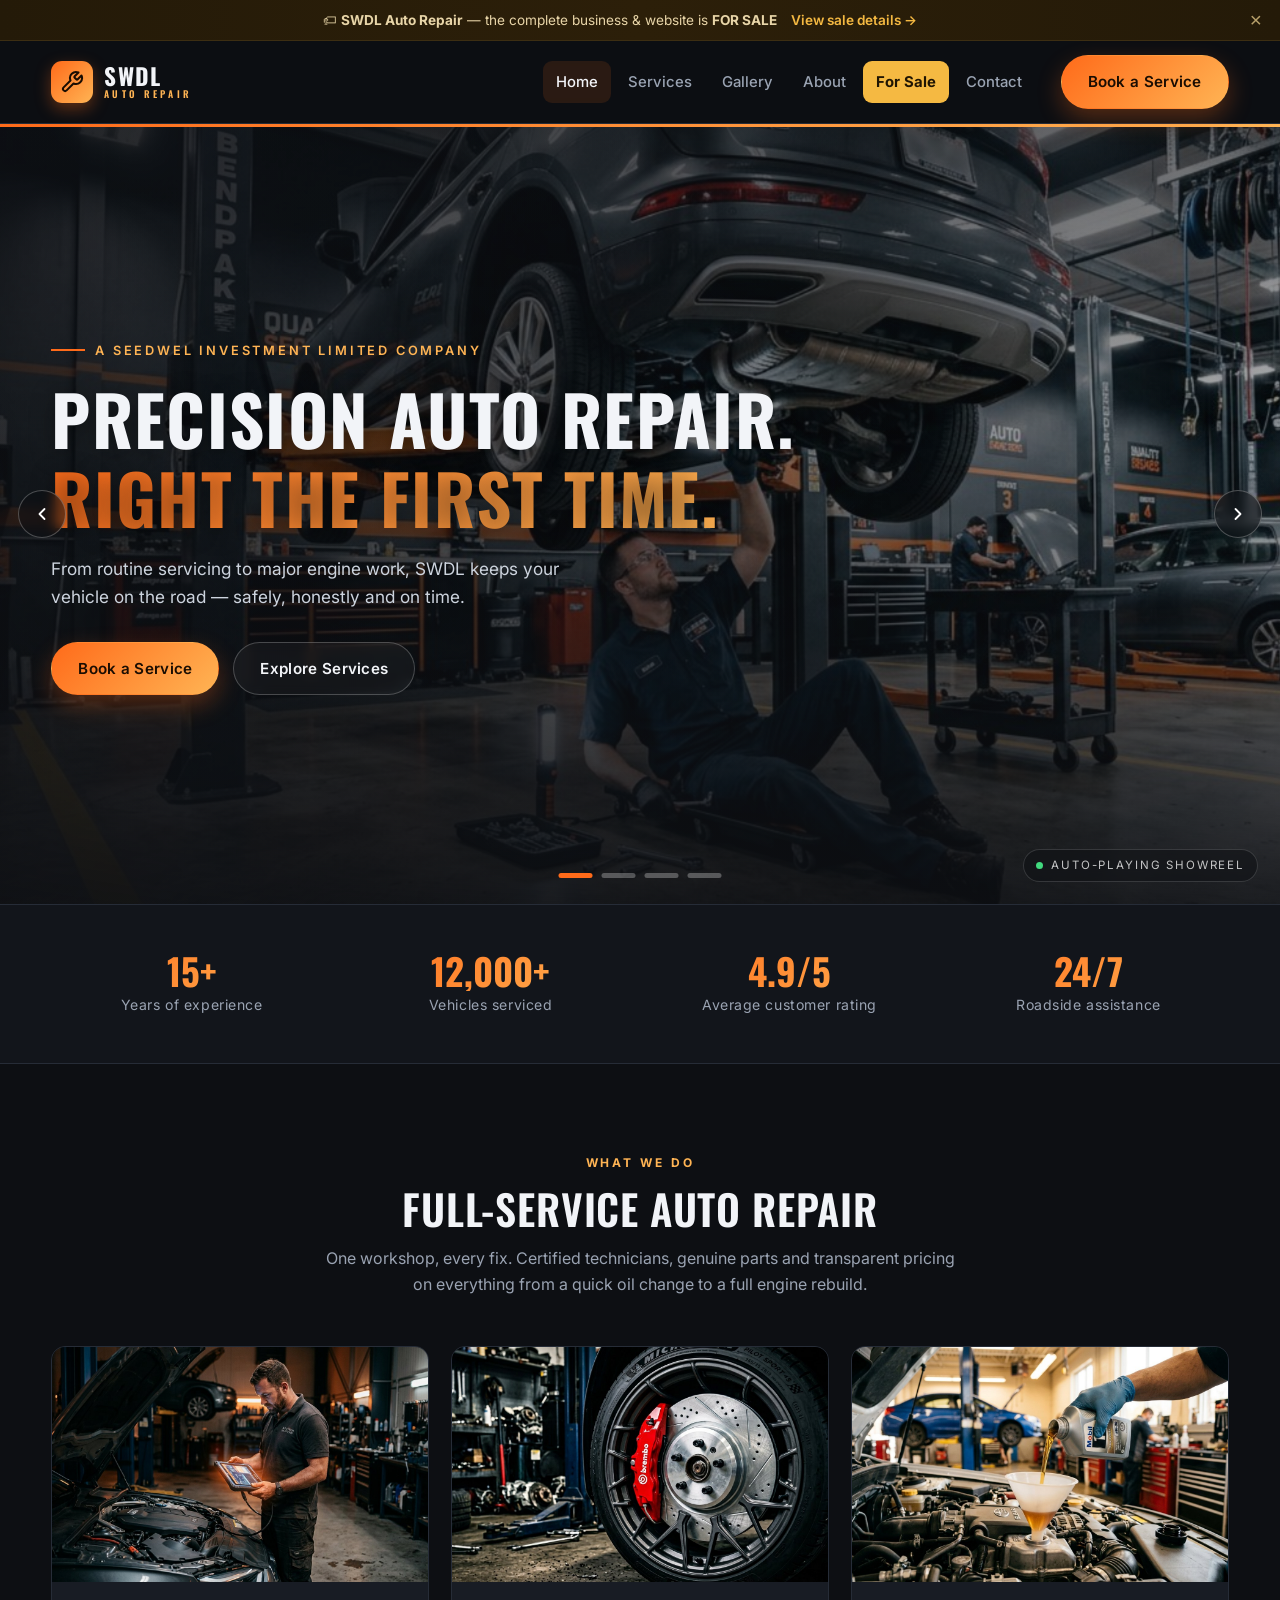
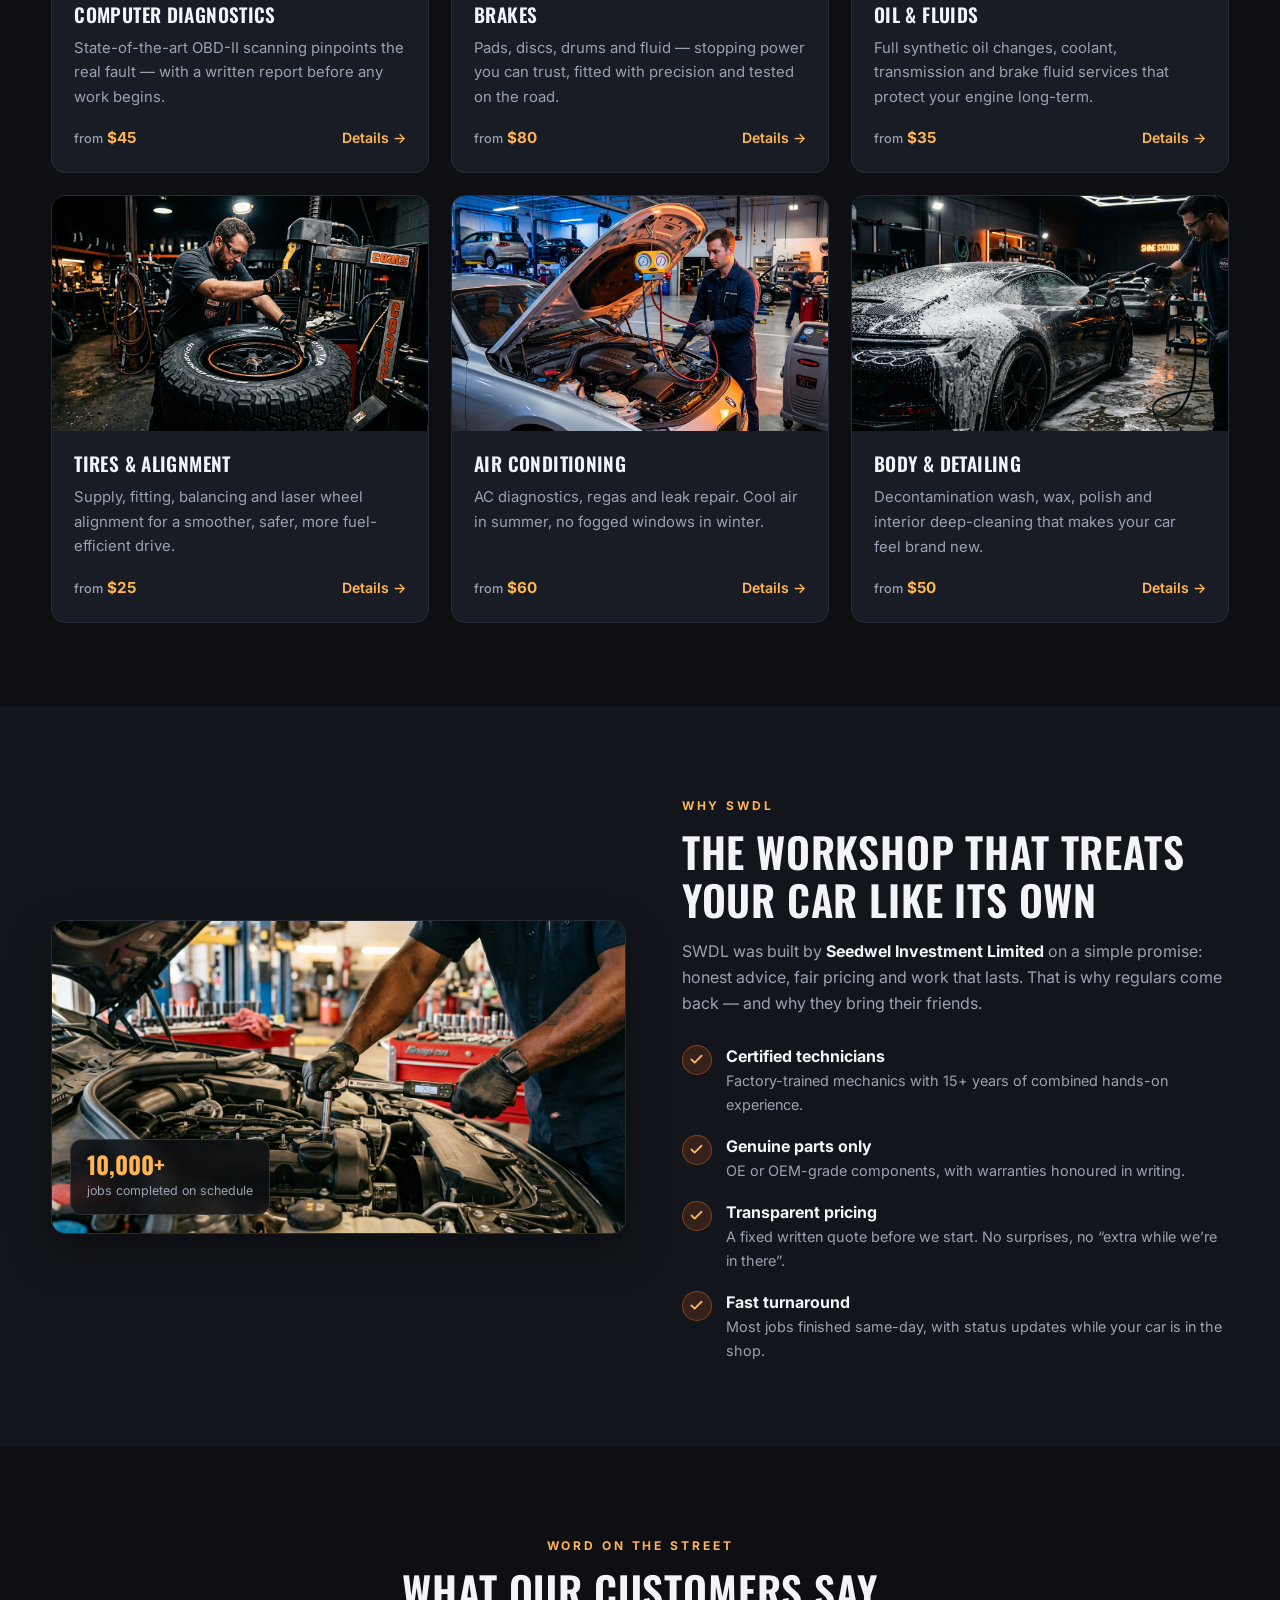
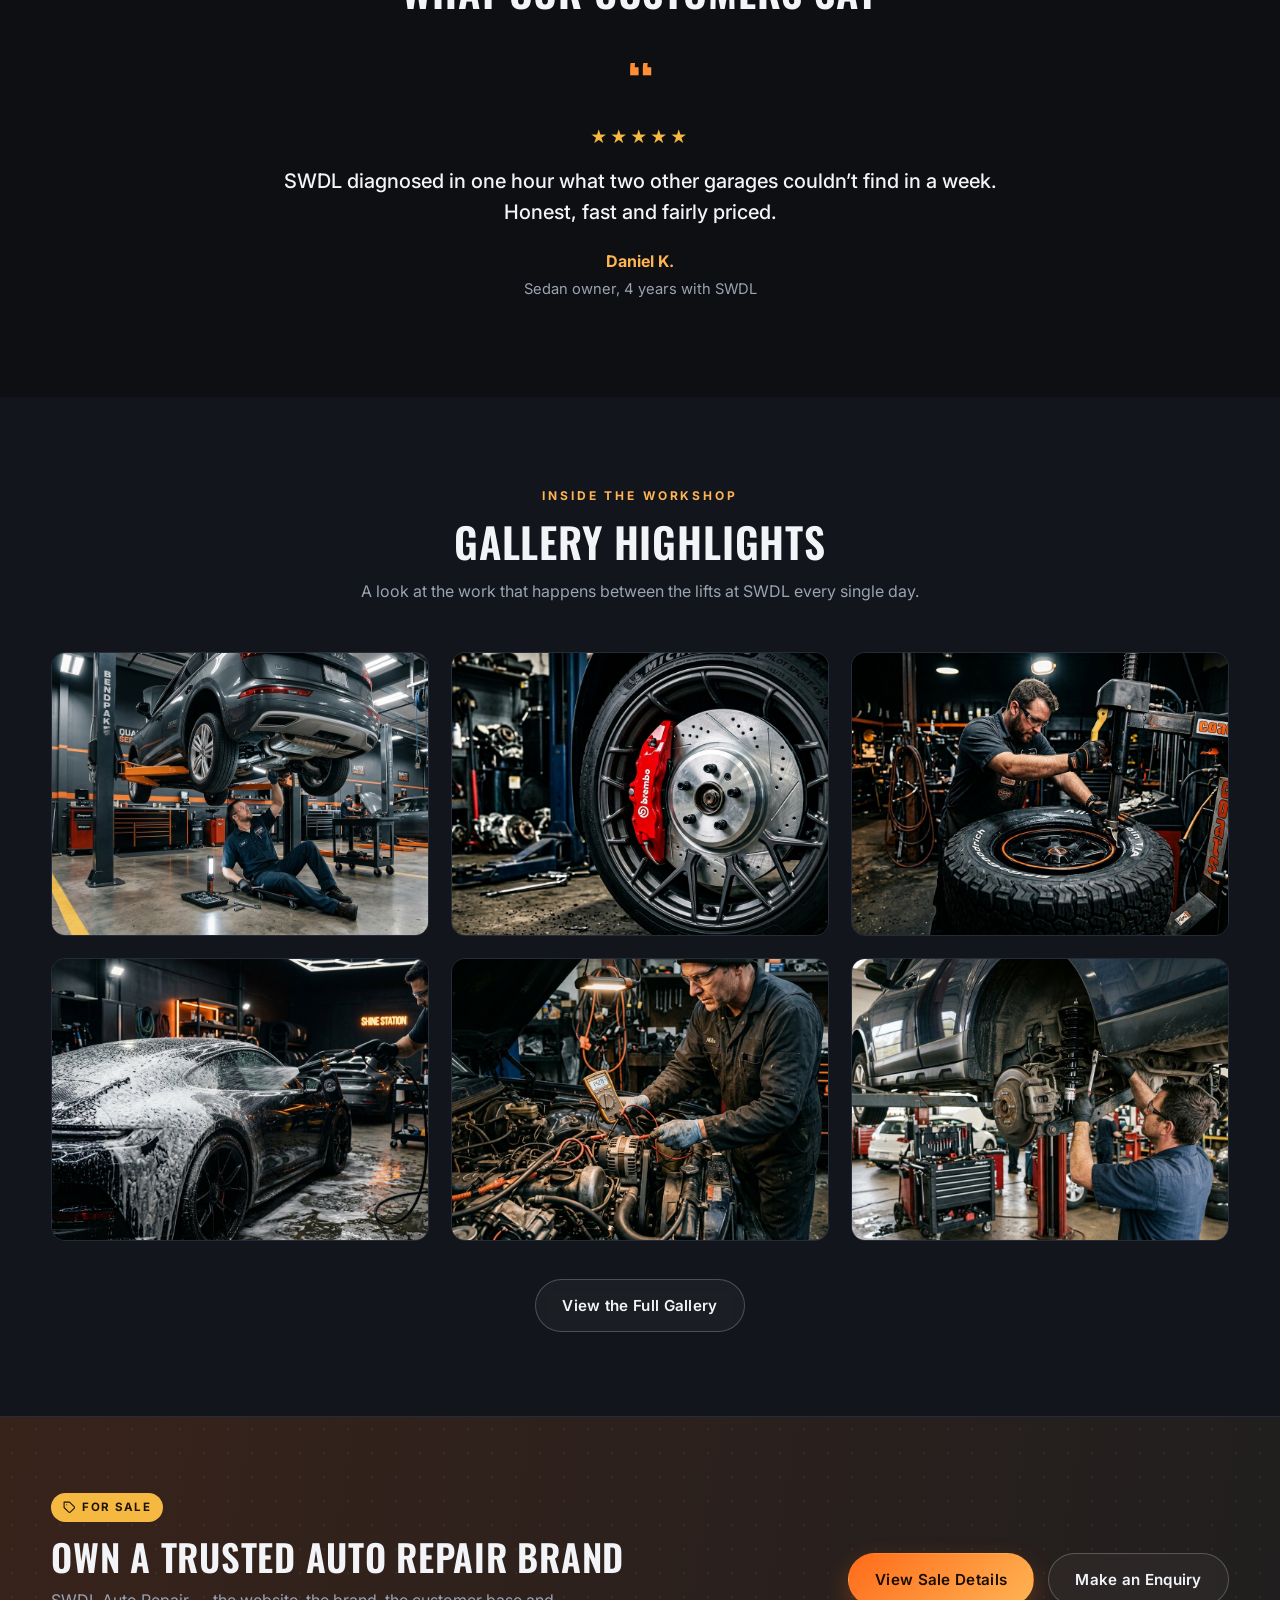
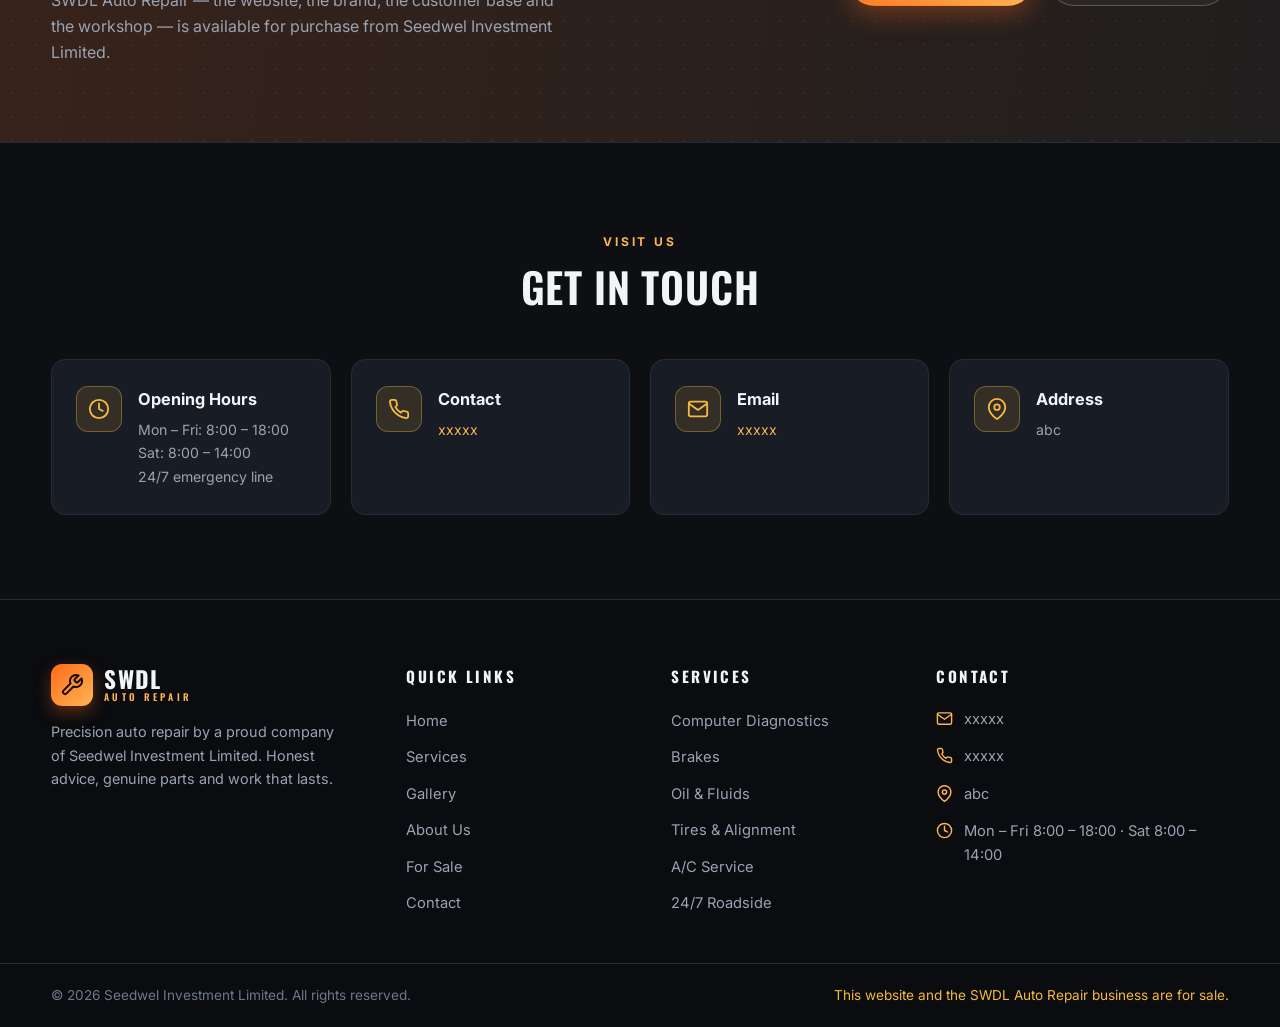
<file: index.html>
<!DOCTYPE html>
<html lang="en">
<head>
  <meta charset="UTF-8">
  <meta name="viewport" content="width=device-width, initial-scale=1.0">
  <title>SWDL Auto Repair — Precision Auto Care | For Sale | Seedwel Investment Limited</title>
  <meta name="description" content="SWDL Auto Repair (Seedwel Investment Limited) — trusted auto repair: computer diagnostics, brakes, oil & fluids, tires, A/C and detailing. The SWDL business and website is now FOR SALE.">
  <link rel="icon" href="data:image/svg+xml,%3Csvg xmlns='http://www.w3.org/2000/svg' viewBox='0 0 64 64'%3E%3Crect width='64' height='64' rx='14' fill='%23ff6b1a'/%3E%3Cpath d='M32 12l17 10v20L32 52 15 42V22z' fill='none' stroke='white' stroke-width='5' stroke-linejoin='round'/%3E%3Ccircle cx='32' cy='32' r='6' fill='white'/%3E%3C/svg%3E">
  <link rel="preconnect" href="https://fonts.googleapis.com">
  <link rel="preconnect" href="https://fonts.gstatic.com" crossorigin>
  <link href="https://fonts.googleapis.com/css2?family=Inter:wght@400;500;600;700&family=Oswald:wght@500;600;700&display=swap" rel="stylesheet">
  <link rel="stylesheet" href="css/style.css">
</head>
<body>

  <!-- FOR SALE announcement -->
  <div class="announce" id="announceBar">
    <div class="container announce-inner">
      <span>🏷 <strong>SWDL Auto Repair</strong> — the complete business &amp; website is <strong>FOR&nbsp;SALE</strong></span>
      <a href="for-sale.html">View sale details →</a>
      <button class="announce-close" aria-label="Dismiss announcement">&times;</button>
    </div>
  </div>

  <!-- Header -->
  <header class="site-header">
    <div class="container header-inner">
      <a class="brand" href="index.html" aria-label="SWDL Auto Repair home">
        <span class="brand-mark">
          <svg viewBox="0 0 24 24" fill="none" stroke="currentColor" stroke-width="2" stroke-linecap="round" stroke-linejoin="round" aria-hidden="true">
            <path d="M14.7 6.3a1 1 0 0 0 0 1.4l1.6 1.6a1 1 0 0 0 1.4 0l3.77-3.77a6 6 0 0 1-7.94 7.94l-6.91 6.91a2.12 2.12 0 0 1-3-3l6.91-6.91a6 6 0 0 1 7.94-7.94l-3.76 3.76z"/>
          </svg>
        </span>
        <span class="brand-text">SWDL<small>AUTO&nbsp;REPAIR</small></span>
      </a>
      <nav class="main-nav" id="mainNav" aria-label="Main navigation">
        <a href="index.html" class="active" aria-current="page">Home</a>
        <a href="services.html">Services</a>
        <a href="gallery.html">Gallery</a>
        <a href="about.html">About</a>
        <a href="for-sale.html" class="nav-for-sale">For Sale</a>
        <a href="contact.html">Contact</a>
      </nav>
      <a class="btn btn-primary header-cta" href="contact.html">Book a Service</a>
      <button class="nav-toggle" id="navToggle" aria-label="Toggle menu" aria-expanded="false"><span></span><span></span><span></span></button>
    </div>
  </header>

  <main>
    <!-- Auto-playing hero slideshow -->
    <section class="hero" data-slideshow="5500" aria-label="Featured auto repair services">
      <div class="hero-progress" data-slideshow-progress></div>

      <div class="hero-slide active">
        <img src="images/hero-workshop.jpg" alt="Mechanic working under a car on a hydraulic lift at the SWDL workshop">
        <div class="hero-overlay"></div>
      </div>
      <div class="hero-slide">
        <img src="images/hero-diagnostic.jpg" alt="Technician running a computer diagnostic scan on a car">
        <div class="hero-overlay"></div>
      </div>
      <div class="hero-slide">
        <img src="images/hero-tires.jpg" alt="Mechanic fitting a new tire on a tire changer">
        <div class="hero-overlay"></div>
      </div>
      <div class="hero-slide">
        <img src="images/hero-engine.jpg" alt="Mechanic servicing an engine bay with a torque wrench">
        <div class="hero-overlay"></div>
      </div>

      <div class="hero-content">
        <div class="container">
          <span class="hero-eyebrow">A Seedwel Investment Limited Company</span>
          <h1>Precision Auto Repair. <span class="accent">Right the First Time.</span></h1>
          <p class="lead">From routine servicing to major engine work, SWDL keeps your vehicle on the road — safely, honestly and on time.</p>
          <div class="hero-actions">
            <a class="btn btn-primary" href="contact.html">Book a Service</a>
            <a class="btn btn-ghost" href="services.html">Explore Services</a>
          </div>
        </div>
      </div>

      <button class="hero-arrow prev" data-slideshow-prev aria-label="Previous slide">
        <svg viewBox="0 0 24 24" fill="none" stroke="currentColor" stroke-width="2.2" stroke-linecap="round" stroke-linejoin="round"><polyline points="15 18 9 12 15 6"/></svg>
      </button>
      <button class="hero-arrow next" data-slideshow-next aria-label="Next slide">
        <svg viewBox="0 0 24 24" fill="none" stroke="currentColor" stroke-width="2.2" stroke-linecap="round" stroke-linejoin="round"><polyline points="9 18 15 12 9 6"/></svg>
      </button>
      <div class="hero-dots" data-slideshow-dots role="tablist" aria-label="Slideshow controls"></div>
      <span class="hero-live"><span class="dot"></span> Auto-playing showreel</span>
    </section>

    <!-- Stats -->
    <section class="stats" aria-label="SWDL by the numbers">
      <div class="container stats-grid">
        <div class="stat reveal"><b>15+</b><span>Years of experience</span></div>
        <div class="stat reveal"><b>12,000+</b><span>Vehicles serviced</span></div>
        <div class="stat reveal"><b>4.9/5</b><span>Average customer rating</span></div>
        <div class="stat reveal"><b>24/7</b><span>Roadside assistance</span></div>
      </div>
    </section>

    <!-- Services -->
    <section class="section">
      <div class="container">
        <div class="section-head center reveal">
          <span class="eyebrow">What we do</span>
          <h2>Full-Service Auto Repair</h2>
          <p>One workshop, every fix. Certified technicians, genuine parts and transparent pricing on everything from a quick oil change to a full engine rebuild.</p>
        </div>
        <div class="grid-3">
          <article class="card reveal">
            <a class="card-img" href="services.html"><img src="images/hero-diagnostic.jpg" alt="Computer diagnostics in progress" loading="lazy"></a>
            <div class="card-body">
              <h3>Computer Diagnostics</h3>
              <p>State-of-the-art OBD-II scanning pinpoints the real fault — with a written report before any work begins.</p>
              <div class="card-meta"><span class="price"><small>from</small> $45</span><a class="card-link" href="services.html">Details →</a></div>
            </div>
          </article>
          <article class="card reveal">
            <a class="card-img" href="services.html"><img src="images/gallery-brakes.jpg" alt="New brake disc and caliper" loading="lazy"></a>
            <div class="card-body">
              <h3>Brakes</h3>
              <p>Pads, discs, drums and fluid — stopping power you can trust, fitted with precision and tested on the road.</p>
              <div class="card-meta"><span class="price"><small>from</small> $80</span><a class="card-link" href="services.html">Details →</a></div>
            </div>
          </article>
          <article class="card reveal">
            <a class="card-img" href="services.html"><img src="images/gallery-oil.jpg" alt="Fresh oil poured into the engine" loading="lazy"></a>
            <div class="card-body">
              <h3>Oil &amp; Fluids</h3>
              <p>Full synthetic oil changes, coolant, transmission and brake fluid services that protect your engine long-term.</p>
              <div class="card-meta"><span class="price"><small>from</small> $35</span><a class="card-link" href="services.html">Details →</a></div>
            </div>
          </article>
          <article class="card reveal">
            <a class="card-img" href="services.html"><img src="images/hero-tires.jpg" alt="New tire being mounted on a wheel" loading="lazy"></a>
            <div class="card-body">
              <h3>Tires &amp; Alignment</h3>
              <p>Supply, fitting, balancing and laser wheel alignment for a smoother, safer, more fuel-efficient drive.</p>
              <div class="card-meta"><span class="price"><small>from</small> $25</span><a class="card-link" href="services.html">Details →</a></div>
            </div>
          </article>
          <article class="card reveal">
            <a class="card-img" href="services.html"><img src="images/gallery-ac.jpg" alt="Air conditioning service with pressure gauges" loading="lazy"></a>
            <div class="card-body">
              <h3>Air Conditioning</h3>
              <p>AC diagnostics, regas and leak repair. Cool air in summer, no fogged windows in winter.</p>
              <div class="card-meta"><span class="price"><small>from</small> $60</span><a class="card-link" href="services.html">Details →</a></div>
            </div>
          </article>
          <article class="card reveal">
            <a class="card-img" href="services.html"><img src="images/gallery-detailing.jpg" alt="Car being foamed during detailing" loading="lazy"></a>
            <div class="card-body">
              <h3>Body &amp; Detailing</h3>
              <p>Decontamination wash, wax, polish and interior deep-cleaning that makes your car feel brand new.</p>
              <div class="card-meta"><span class="price"><small>from</small> $50</span><a class="card-link" href="services.html">Details →</a></div>
            </div>
          </article>
        </div>
      </div>
    </section>

    <!-- Why SWDL -->
    <section class="section tint">
      <div class="container split">
        <div class="split-media reveal">
          <img src="images/hero-engine.jpg" alt="Close-up of engine service at SWDL" loading="lazy">
          <div class="badge-float">
            <div><b>10,000+</b><span>jobs completed on schedule</span></div>
          </div>
        </div>
        <div class="reveal">
          <span class="eyebrow">Why SWDL</span>
          <h2 style="font-size:clamp(1.8rem,3.4vw,2.6rem);text-transform:uppercase;margin-bottom:14px;">The Workshop That Treats Your Car Like Its Own</h2>
          <p style="color:var(--muted);">SWDL was built by <strong style="color:var(--text);">Seedwel Investment Limited</strong> on a simple promise: honest advice, fair pricing and work that lasts. That is why regulars come back — and why they bring their friends.</p>
          <ul class="check-list">
            <li>
              <span class="tick"><svg viewBox="0 0 24 24" fill="none" stroke="currentColor" stroke-width="3" stroke-linecap="round" stroke-linejoin="round"><polyline points="20 6 9 17 4 12"/></svg></span>
              <div><b>Certified technicians</b><p>Factory-trained mechanics with 15+ years of combined hands-on experience.</p></div>
            </li>
            <li>
              <span class="tick"><svg viewBox="0 0 24 24" fill="none" stroke="currentColor" stroke-width="3" stroke-linecap="round" stroke-linejoin="round"><polyline points="20 6 9 17 4 12"/></svg></span>
              <div><b>Genuine parts only</b><p>OE or OEM-grade components, with warranties honoured in writing.</p></div>
            </li>
            <li>
              <span class="tick"><svg viewBox="0 0 24 24" fill="none" stroke="currentColor" stroke-width="3" stroke-linecap="round" stroke-linejoin="round"><polyline points="20 6 9 17 4 12"/></svg></span>
              <div><b>Transparent pricing</b><p>A fixed written quote before we start. No surprises, no “extra while we’re in there”.</p></div>
            </li>
            <li>
              <span class="tick"><svg viewBox="0 0 24 24" fill="none" stroke="currentColor" stroke-width="3" stroke-linecap="round" stroke-linejoin="round"><polyline points="20 6 9 17 4 12"/></svg></span>
              <div><b>Fast turnaround</b><p>Most jobs finished same-day, with status updates while your car is in the shop.</p></div>
            </li>
          </ul>
        </div>
      </div>
    </section>

    <!-- Testimonials (auto-playing) -->
    <section class="section">
      <div class="container">
        <div class="section-head center reveal">
          <span class="eyebrow">Word on the street</span>
          <h2>What Our Customers Say</h2>
        </div>
        <div class="t-slider reveal" data-tslider="6000" aria-label="Customer testimonials (auto-rotating)">
          <div class="t-slide active">
            <span class="quote-mark">“</span>
            <div class="t-stars">★★★★★</div>
            <blockquote>SWDL diagnosed in one hour what two other garages couldn’t find in a week. Honest, fast and fairly priced.</blockquote>
            <cite><b>Daniel K.</b>Sedan owner, 4 years with SWDL</cite>
          </div>
          <div class="t-slide">
            <span class="quote-mark">“</span>
            <div class="t-stars">★★★★★</div>
            <blockquote>Honest pricing, straight advice, and they finished ahead of schedule. They are my go-to garage now.</blockquote>
            <cite><b>Amina S.</b>SUV owner</cite>
          </div>
          <div class="t-slide">
            <span class="quote-mark">“</span>
            <div class="t-stars">★★★★★</div>
            <blockquote>They treat my business van like it’s their own. Uptime matters to us, and SWDL never lets us down.</blockquote>
            <cite><b>City Express Logistics</b>Fleet account</cite>
          </div>
          <div class="t-slide">
            <span class="quote-mark">“</span>
            <div class="t-stars">★★★★★</div>
            <blockquote>Clean shop, friendly technicians, and my car feels brand new again. Worth every cent.</blockquote>
            <cite><b>Robert M.</b>Family car owner</cite>
          </div>
        </div>
      </div>
    </section>

    <!-- Gallery preview -->
    <section class="section tint">
      <div class="container">
        <div class="section-head center reveal">
          <span class="eyebrow">Inside the workshop</span>
          <h2>Gallery Highlights</h2>
          <p>A look at the work that happens between the lifts at SWDL every single day.</p>
        </div>
        <div class="grid-3">
          <div class="g-item reveal" data-cat="maintenance" data-title="The SWDL workshop floor"><img src="images/hero-workshop.jpg" alt="The SWDL workshop floor" loading="lazy"><span class="g-cap">The SWDL workshop floor</span><span class="g-zoom"><svg viewBox="0 0 24 24" fill="none" stroke="currentColor" stroke-width="2" stroke-linecap="round" stroke-linejoin="round"><circle cx="11" cy="11" r="8"/><line x1="21" y1="21" x2="16.65" y2="16.65"/><line x1="11" y1="8" x2="11" y2="14"/><line x1="8" y1="11" x2="14" y2="11"/></svg></span></div>
          <div class="g-item reveal" data-cat="maintenance" data-title="Fresh brake discs fitted"><img src="images/gallery-brakes.jpg" alt="Fresh brake discs fitted" loading="lazy"><span class="g-cap">Fresh brake discs fitted</span><span class="g-zoom"><svg viewBox="0 0 24 24" fill="none" stroke="currentColor" stroke-width="2" stroke-linecap="round" stroke-linejoin="round"><circle cx="11" cy="11" r="8"/><line x1="21" y1="21" x2="16.65" y2="16.65"/><line x1="11" y1="8" x2="11" y2="14"/><line x1="8" y1="11" x2="14" y2="11"/></svg></span></div>
          <div class="g-item reveal" data-cat="maintenance" data-title="New tires, balanced and aligned"><img src="images/hero-tires.jpg" alt="New tires being fitted" loading="lazy"><span class="g-cap">New tires, balanced and aligned</span><span class="g-zoom"><svg viewBox="0 0 24 24" fill="none" stroke="currentColor" stroke-width="2" stroke-linecap="round" stroke-linejoin="round"><circle cx="11" cy="11" r="8"/><line x1="21" y1="21" x2="16.65" y2="16.65"/><line x1="11" y1="8" x2="11" y2="14"/><line x1="8" y1="11" x2="14" y2="11"/></svg></span></div>
          <div class="g-item reveal" data-cat="detailing" data-title="Foam wash and full detail"><img src="images/gallery-detailing.jpg" alt="Foam wash and detailing" loading="lazy"><span class="g-cap">Foam wash and full detail</span><span class="g-zoom"><svg viewBox="0 0 24 24" fill="none" stroke="currentColor" stroke-width="2" stroke-linecap="round" stroke-linejoin="round"><circle cx="11" cy="11" r="8"/><line x1="21" y1="21" x2="16.65" y2="16.65"/><line x1="11" y1="8" x2="11" y2="14"/><line x1="8" y1="11" x2="14" y2="11"/></svg></span></div>
          <div class="g-item reveal" data-cat="diagnostics" data-title="Electrical troubleshooting"><img src="images/gallery-electrical.jpg" alt="Electrical troubleshooting with a multimeter" loading="lazy"><span class="g-cap">Electrical troubleshooting</span><span class="g-zoom"><svg viewBox="0 0 24 24" fill="none" stroke="currentColor" stroke-width="2" stroke-linecap="round" stroke-linejoin="round"><circle cx="11" cy="11" r="8"/><line x1="21" y1="21" x2="16.65" y2="16.65"/><line x1="11" y1="8" x2="11" y2="14"/><line x1="8" y1="11" x2="14" y2="11"/></svg></span></div>
          <div class="g-item reveal" data-cat="maintenance" data-title="Suspension work on the lift"><img src="images/gallery-suspension.jpg" alt="Suspension work on the lift" loading="lazy"><span class="g-cap">Suspension work on the lift</span><span class="g-zoom"><svg viewBox="0 0 24 24" fill="none" stroke="currentColor" stroke-width="2" stroke-linecap="round" stroke-linejoin="round"><circle cx="11" cy="11" r="8"/><line x1="21" y1="21" x2="16.65" y2="16.65"/><line x1="11" y1="8" x2="11" y2="14"/><line x1="8" y1="11" x2="14" y2="11"/></svg></span></div>
        </div>
        <div style="text-align:center;margin-top:38px;" class="reveal">
          <a class="btn btn-ghost" href="gallery.html">View the Full Gallery</a>
        </div>
      </div>
    </section>

    <!-- For sale CTA -->
    <section class="cta-band">
      <div class="container cta-inner">
        <div class="reveal">
          <span class="sale-pill" style="margin-bottom:14px;">
            <svg viewBox="0 0 24 24" fill="none" stroke="currentColor" stroke-width="2" stroke-linecap="round" stroke-linejoin="round"><path d="M20.59 13.41l-7.17 7.17a2 2 0 0 1-2.83 0L2 12V2h10l8.59 8.59a2 2 0 0 1 0 2.83z"/><line x1="7" y1="7" x2="7.01" y2="7"/></svg>
            For Sale
          </span>
          <h2>Own a Trusted Auto Repair Brand</h2>
          <p>SWDL Auto Repair — the website, the brand, the customer base and the workshop — is available for purchase from Seedwel Investment Limited.</p>
        </div>
        <div style="display:flex;gap:14px;flex-wrap:wrap;" class="reveal">
          <a class="btn btn-primary" href="for-sale.html">View Sale Details</a>
          <a class="btn btn-ghost" href="contact.html">Make an Enquiry</a>
        </div>
      </div>
    </section>

    <!-- Contact strip -->
    <section class="section">
      <div class="container">
        <div class="section-head center reveal">
          <span class="eyebrow">Visit us</span>
          <h2>Get in Touch</h2>
        </div>
        <div class="grid-4">
          <div class="inc-card reveal">
            <span class="icon-chip"><svg viewBox="0 0 24 24" fill="none" stroke="currentColor" stroke-width="2" stroke-linecap="round" stroke-linejoin="round"><circle cx="12" cy="12" r="10"/><polyline points="12 6 12 12 16 14"/></svg></span>
            <div><b>Opening Hours</b><p>Mon – Fri: 8:00 – 18:00<br>Sat: 8:00 – 14:00<br>24/7 emergency line</p></div>
          </div>
          <div class="inc-card reveal">
            <span class="icon-chip"><svg viewBox="0 0 24 24" fill="none" stroke="currentColor" stroke-width="2" stroke-linecap="round" stroke-linejoin="round"><path d="M22 16.92v3a2 2 0 0 1-2.18 2 19.79 19.79 0 0 1-8.63-3.07 19.5 19.5 0 0 1-6-6 19.79 19.79 0 0 1-3.07-8.67A2 2 0 0 1 4.11 2h3a2 2 0 0 1 2 1.72 12.84 12.84 0 0 0 .7 2.81 2 2 0 0 1-.45 2.11L8.09 9.91a16 16 0 0 0 6 6l1.27-1.27a2 2 0 0 1 2.11-.45 12.84 12.84 0 0 0 2.81.7A2 2 0 0 1 22 16.92z"/></svg></span>
            <div><b>Contact</b><p><a href="tel:xxxxx">xxxxx</a></p></div>
          </div>
          <div class="inc-card reveal">
            <span class="icon-chip"><svg viewBox="0 0 24 24" fill="none" stroke="currentColor" stroke-width="2" stroke-linecap="round" stroke-linejoin="round"><path d="M4 4h16c1.1 0 2 .9 2 2v12c0 1.1-.9 2-2 2H4c-1.1 0-2-.9-2-2V6c0-1.1.9-2 2-2z"/><polyline points="22,6 12,13 2,6"/></svg></span>
            <div><b>Email</b><p><a href="mailto:xxxxx">xxxxx</a></p></div>
          </div>
          <div class="inc-card reveal">
            <span class="icon-chip"><svg viewBox="0 0 24 24" fill="none" stroke="currentColor" stroke-width="2" stroke-linecap="round" stroke-linejoin="round"><path d="M21 10c0 7-9 13-9 13s-9-6-9-13a9 9 0 0 1 18 0z"/><circle cx="12" cy="10" r="3"/></svg></span>
            <div><b>Address</b><p>abc</p></div>
          </div>
        </div>
      </div>
    </section>
  </main>

  <!-- Footer -->
  <footer class="site-footer">
    <div class="container footer-grid">
      <div class="footer-brand">
        <a class="brand" href="index.html">
          <span class="brand-mark">
            <svg viewBox="0 0 24 24" fill="none" stroke="currentColor" stroke-width="2" stroke-linecap="round" stroke-linejoin="round" aria-hidden="true"><path d="M14.7 6.3a1 1 0 0 0 0 1.4l1.6 1.6a1 1 0 0 0 1.4 0l3.77-3.77a6 6 0 0 1-7.94 7.94l-6.91 6.91a2.12 2.12 0 0 1-3-3l6.91-6.91a6 6 0 0 1 7.94-7.94l-3.76 3.76z"/></svg>
          </span>
          <span class="brand-text">SWDL<small>AUTO&nbsp;REPAIR</small></span>
        </a>
        <p>Precision auto repair by a proud company of Seedwel Investment Limited. Honest advice, genuine parts and work that lasts.</p>
      </div>
      <div>
        <h5>Quick Links</h5>
        <ul class="footer-links">
          <li><a href="index.html">Home</a></li>
          <li><a href="services.html">Services</a></li>
          <li><a href="gallery.html">Gallery</a></li>
          <li><a href="about.html">About Us</a></li>
          <li><a href="for-sale.html">For Sale</a></li>
          <li><a href="contact.html">Contact</a></li>
        </ul>
      </div>
      <div>
        <h5>Services</h5>
        <ul class="footer-links">
          <li><a href="services.html">Computer Diagnostics</a></li>
          <li><a href="services.html">Brakes</a></li>
          <li><a href="services.html">Oil &amp; Fluids</a></li>
          <li><a href="services.html">Tires &amp; Alignment</a></li>
          <li><a href="services.html">A/C Service</a></li>
          <li><a href="services.html">24/7 Roadside</a></li>
        </ul>
      </div>
      <div>
        <h5>Contact</h5>
        <ul class="footer-contact">
          <li><svg viewBox="0 0 24 24" fill="none" stroke="currentColor" stroke-width="2" stroke-linecap="round" stroke-linejoin="round"><path d="M4 4h16c1.1 0 2 .9 2 2v12c0 1.1-.9 2-2 2H4c-1.1 0-2-.9-2-2V6c0-1.1.9-2 2-2z"/><polyline points="22,6 12,13 2,6"/></svg><a href="mailto:xxxxx">xxxxx</a></li>
          <li><svg viewBox="0 0 24 24" fill="none" stroke="currentColor" stroke-width="2" stroke-linecap="round" stroke-linejoin="round"><path d="M22 16.92v3a2 2 0 0 1-2.18 2 19.79 19.79 0 0 1-8.63-3.07 19.5 19.5 0 0 1-6-6 19.79 19.79 0 0 1-3.07-8.67A2 2 0 0 1 4.11 2h3a2 2 0 0 1 2 1.72 12.84 12.84 0 0 0 .7 2.81 2 2 0 0 1-.45 2.11L8.09 9.91a16 16 0 0 0 6 6l1.27-1.27a2 2 0 0 1 2.11-.45 12.84 12.84 0 0 0 2.81.7A2 2 0 0 1 22 16.92z"/></svg><a href="tel:xxxxx">xxxxx</a></li>
          <li><svg viewBox="0 0 24 24" fill="none" stroke="currentColor" stroke-width="2" stroke-linecap="round" stroke-linejoin="round"><path d="M21 10c0 7-9 13-9 13s-9-6-9-13a9 9 0 0 1 18 0z"/><circle cx="12" cy="10" r="3"/></svg><span>abc</span></li>
          <li><svg viewBox="0 0 24 24" fill="none" stroke="currentColor" stroke-width="2" stroke-linecap="round" stroke-linejoin="round"><circle cx="12" cy="12" r="10"/><polyline points="12 6 12 12 16 14"/></svg><span>Mon – Fri 8:00 – 18:00 · Sat 8:00 – 14:00</span></li>
        </ul>
      </div>
    </div>
    <div class="footer-bottom">
      <div class="container">
        <p>© <span id="year">2026</span> Seedwel Investment Limited. All rights reserved.</p>
        <p class="sale-note">This website and the SWDL Auto Repair business are for sale.</p>
      </div>
    </div>
  </footer>

  <button class="to-top" id="toTop" aria-label="Back to top">
    <svg viewBox="0 0 24 24" fill="none" stroke="currentColor" stroke-width="2.4" stroke-linecap="round" stroke-linejoin="round"><line x1="12" y1="19" x2="12" y2="5"/><polyline points="5 12 12 5 19 12"/></svg>
  </button>

  <script src="js/main.js"></script>
</body>
</html>
</file>
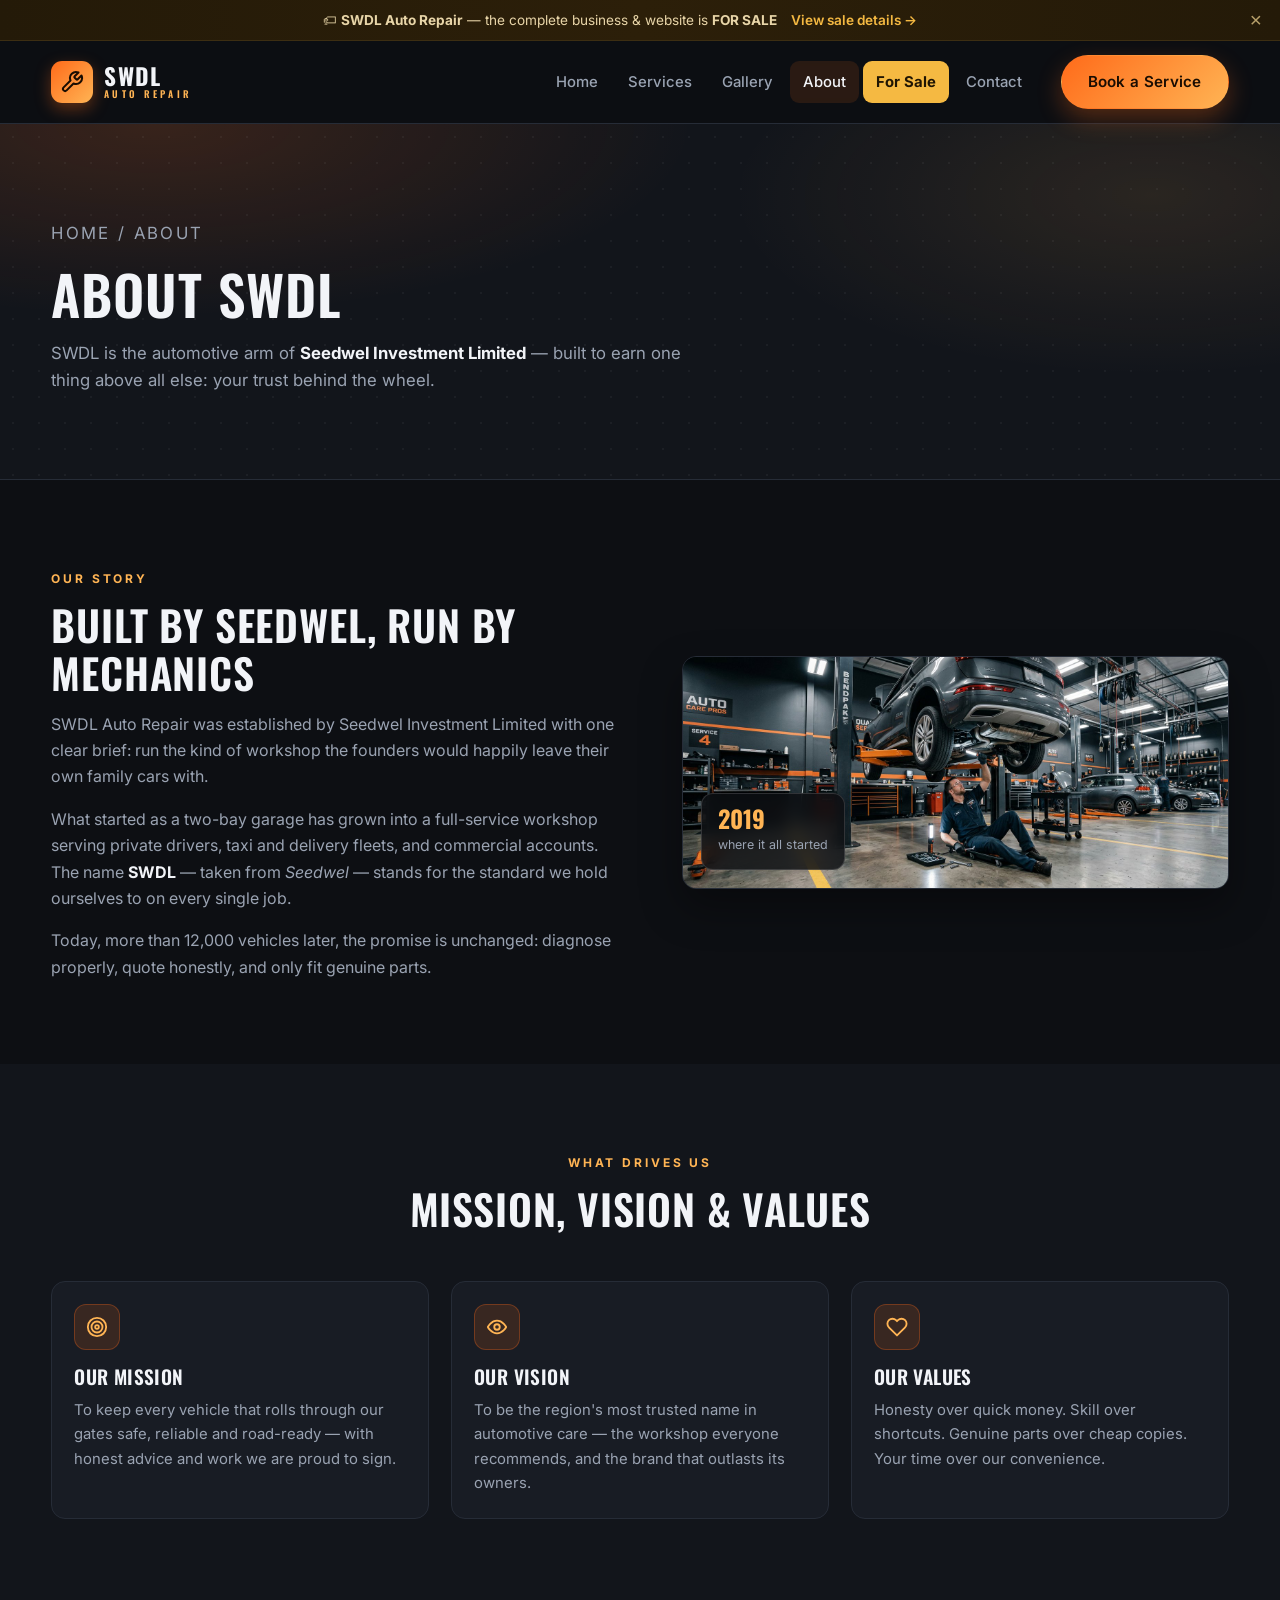
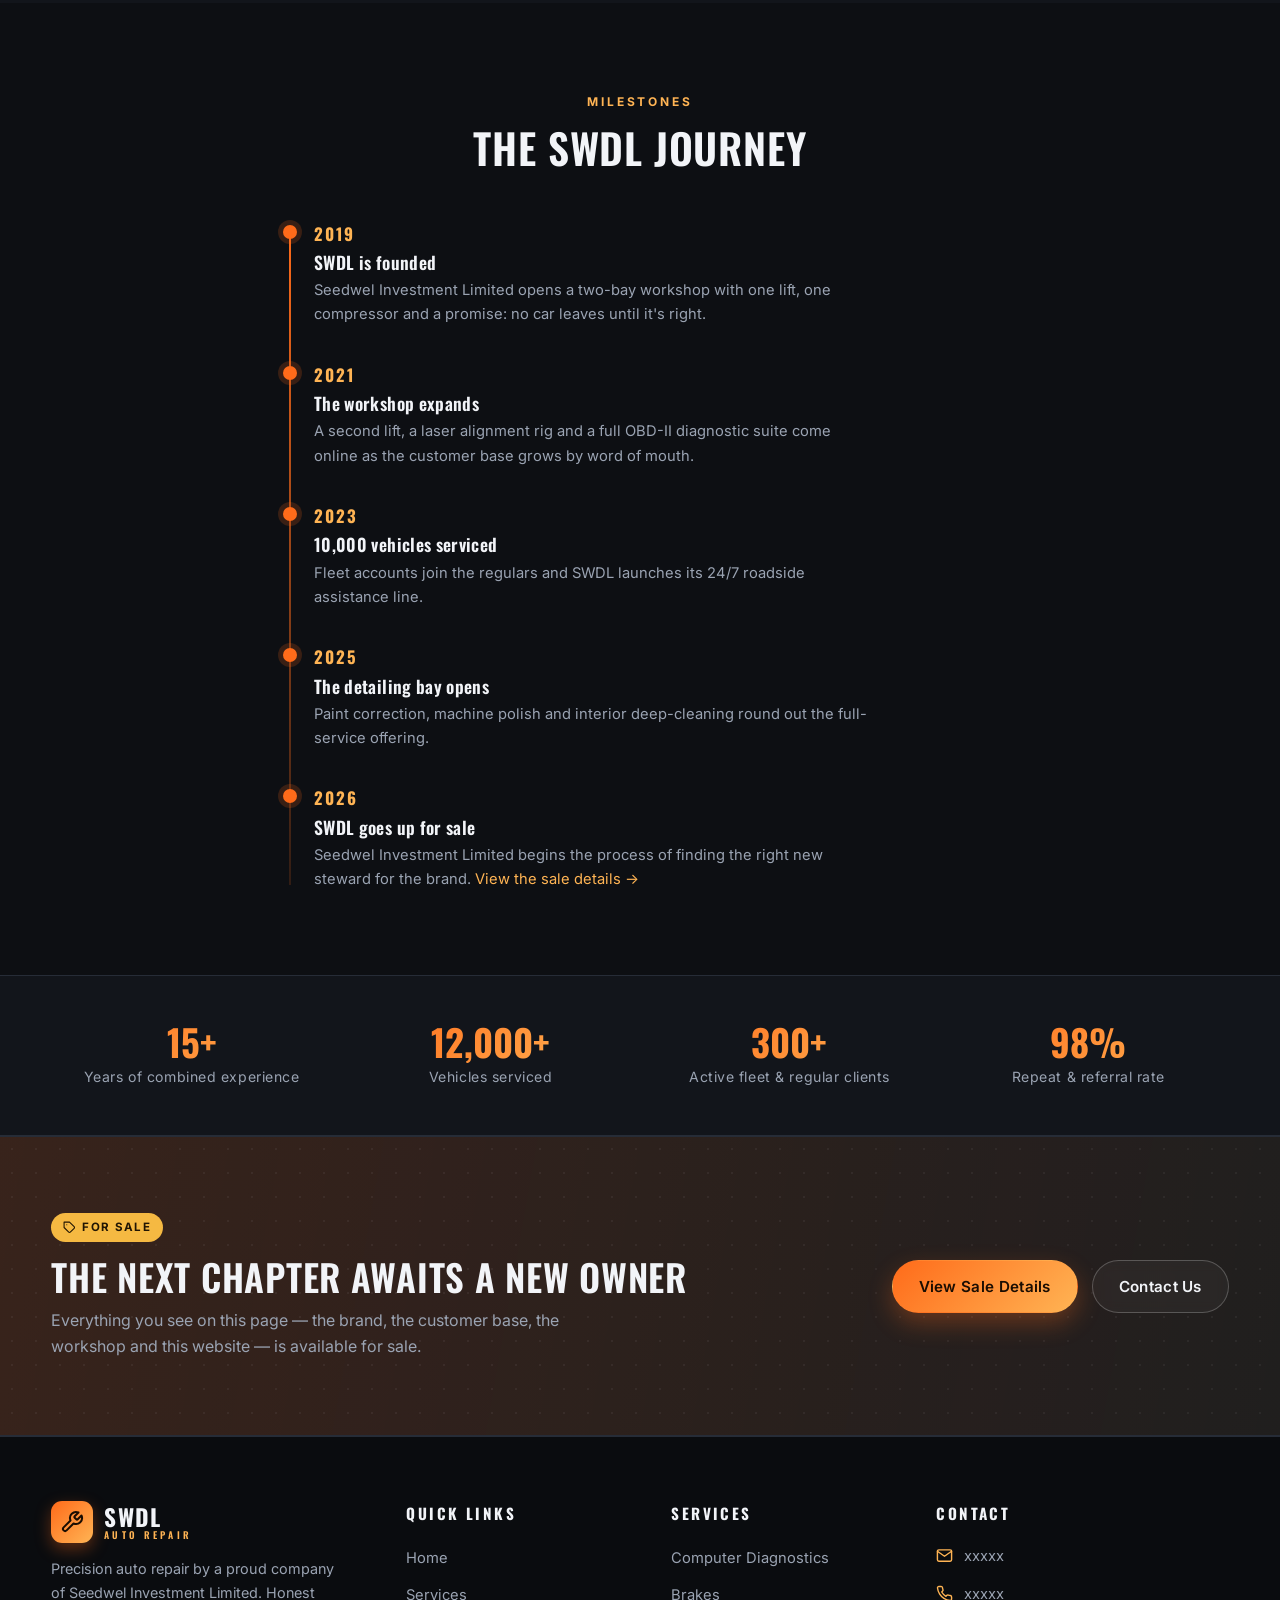
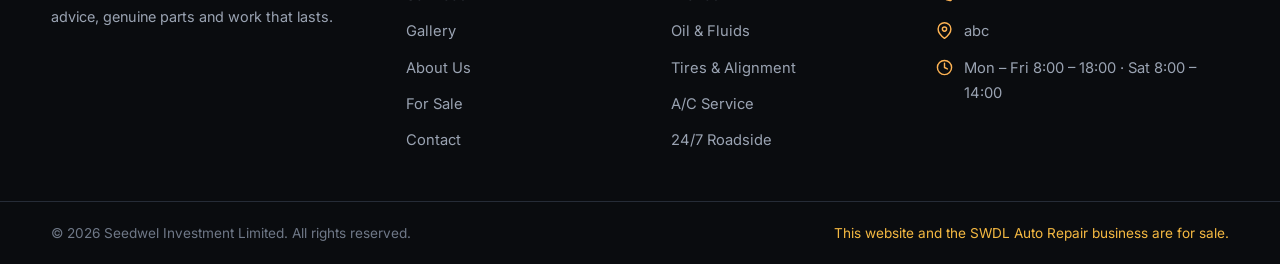
<file: about.html>
<!DOCTYPE html>
<html lang="en">
<head>
  <meta charset="UTF-8">
  <meta name="viewport" content="width=device-width, initial-scale=1.0">
  <title>About Us | SWDL Auto Repair | Seedwel Investment Limited</title>
  <meta name="description" content="About SWDL Auto Repair — a company of Seedwel Investment Limited. Our story, mission, values and the milestone journey to a trusted local auto repair brand.">
  <link rel="icon" href="data:image/svg+xml,%3Csvg xmlns='http://www.w3.org/2000/svg' viewBox='0 0 64 64'%3E%3Crect width='64' height='64' rx='14' fill='%23ff6b1a'/%3E%3Cpath d='M32 12l17 10v20L32 52 15 42V22z' fill='none' stroke='white' stroke-width='5' stroke-linejoin='round'/%3E%3Ccircle cx='32' cy='32' r='6' fill='white'/%3E%3C/svg%3E">
  <link rel="preconnect" href="https://fonts.googleapis.com">
  <link rel="preconnect" href="https://fonts.gstatic.com" crossorigin>
  <link href="https://fonts.googleapis.com/css2?family=Inter:wght@400;500;600;700&family=Oswald:wght@500;600;700&display=swap" rel="stylesheet">
  <link rel="stylesheet" href="css/style.css">
</head>
<body>

  <div class="announce" id="announceBar">
    <div class="container announce-inner">
      <span>🏷 <strong>SWDL Auto Repair</strong> — the complete business &amp; website is <strong>FOR&nbsp;SALE</strong></span>
      <a href="for-sale.html">View sale details →</a>
      <button class="announce-close" aria-label="Dismiss announcement">&times;</button>
    </div>
  </div>

  <header class="site-header">
    <div class="container header-inner">
      <a class="brand" href="index.html" aria-label="SWDL Auto Repair home">
        <span class="brand-mark">
          <svg viewBox="0 0 24 24" fill="none" stroke="currentColor" stroke-width="2" stroke-linecap="round" stroke-linejoin="round" aria-hidden="true"><path d="M14.7 6.3a1 1 0 0 0 0 1.4l1.6 1.6a1 1 0 0 0 1.4 0l3.77-3.77a6 6 0 0 1-7.94 7.94l-6.91 6.91a2.12 2.12 0 0 1-3-3l6.91-6.91a6 6 0 0 1 7.94-7.94l-3.76 3.76z"/></svg>
        </span>
        <span class="brand-text">SWDL<small>AUTO&nbsp;REPAIR</small></span>
      </a>
      <nav class="main-nav" id="mainNav" aria-label="Main navigation">
        <a href="index.html">Home</a>
        <a href="services.html">Services</a>
        <a href="gallery.html">Gallery</a>
        <a href="about.html" class="active" aria-current="page">About</a>
        <a href="for-sale.html" class="nav-for-sale">For Sale</a>
        <a href="contact.html">Contact</a>
      </nav>
      <a class="btn btn-primary header-cta" href="contact.html">Book a Service</a>
      <button class="nav-toggle" id="navToggle" aria-label="Toggle menu" aria-expanded="false"><span></span><span></span><span></span></button>
    </div>
  </header>

  <main>
    <section class="page-hero">
      <div class="container">
        <p class="crumbs"><a href="index.html">Home</a> / About</p>
        <h1>About SWDL</h1>
        <p>SWDL is the automotive arm of <strong style="color:var(--text)">Seedwel Investment Limited</strong> — built to earn one thing above all else: your trust behind the wheel.</p>
      </div>
    </section>

    <!-- Story -->
    <section class="section">
      <div class="container split">
        <div class="reveal">
          <span class="eyebrow">Our story</span>
          <h2 style="font-size:clamp(1.8rem,3.4vw,2.6rem);text-transform:uppercase;margin-bottom:14px;">Built by Seedwel, Run by Mechanics</h2>
          <p style="color:var(--muted);margin-bottom:16px;">SWDL Auto Repair was established by Seedwel Investment Limited with one clear brief: run the kind of workshop the founders would happily leave their own family cars with.</p>
          <p style="color:var(--muted);margin-bottom:16px;">What started as a two-bay garage has grown into a full-service workshop serving private drivers, taxi and delivery fleets, and commercial accounts. The name <strong style="color:var(--text)">SWDL</strong> — taken from <em>Seedwel</em> — stands for the standard we hold ourselves to on every single job.</p>
          <p style="color:var(--muted);">Today, more than 12,000 vehicles later, the promise is unchanged: diagnose properly, quote honestly, and only fit genuine parts.</p>
        </div>
        <div class="split-media reveal">
          <img src="images/hero-workshop.jpg" alt="The SWDL workshop floor" loading="lazy">
          <div class="badge-float">
            <div><b>2019</b><span>where it all started</span></div>
          </div>
        </div>
      </div>
    </section>

    <!-- Mission / Vision / Values -->
    <section class="section tint">
      <div class="container">
        <div class="section-head center reveal">
          <span class="eyebrow">What drives us</span>
          <h2>Mission, Vision &amp; Values</h2>
        </div>
        <div class="grid-3">
          <div class="card reveal">
            <div class="card-body">
              <span class="icon-chip" style="margin-bottom:6px;"><svg viewBox="0 0 24 24" fill="none" stroke="currentColor" stroke-width="2" stroke-linecap="round" stroke-linejoin="round"><circle cx="12" cy="12" r="10"/><circle cx="12" cy="12" r="6"/><circle cx="12" cy="12" r="2"/></svg></span>
              <h3>Our Mission</h3>
              <p>To keep every vehicle that rolls through our gates safe, reliable and road-ready — with honest advice and work we are proud to sign.</p>
            </div>
          </div>
          <div class="card reveal">
            <div class="card-body">
              <span class="icon-chip" style="margin-bottom:6px;"><svg viewBox="0 0 24 24" fill="none" stroke="currentColor" stroke-width="2" stroke-linecap="round" stroke-linejoin="round"><circle cx="12" cy="12" r="3"/><path d="M2 12s3.5-7 10-7 10 7 10 7-3.5 7-10 7-10-7-10-7z"/></svg></span>
              <h3>Our Vision</h3>
              <p>To be the region's most trusted name in automotive care — the workshop everyone recommends, and the brand that outlasts its owners.</p>
            </div>
          </div>
          <div class="card reveal">
            <div class="card-body">
              <span class="icon-chip" style="margin-bottom:6px;"><svg viewBox="0 0 24 24" fill="none" stroke="currentColor" stroke-width="2" stroke-linecap="round" stroke-linejoin="round"><path d="M20.84 4.61a5.5 5.5 0 0 0-7.78 0L12 5.67l-1.06-1.06a5.5 5.5 0 0 0-7.78 7.78l1.06 1.06L12 21.23l7.78-7.78 1.06-1.06a5.5 5.5 0 0 0 0-7.78z"/></svg></span>
              <h3>Our Values</h3>
              <p>Honesty over quick money. Skill over shortcuts. Genuine parts over cheap copies. Your time over our convenience.</p>
            </div>
          </div>
        </div>
      </div>
    </section>

    <!-- Timeline -->
    <section class="section">
      <div class="container">
        <div class="section-head center reveal">
          <span class="eyebrow">Milestones</span>
          <h2>The SWDL Journey</h2>
        </div>
        <div class="timeline">
          <div class="tl-item reveal">
            <span class="tl-year">2019</span>
            <h4>SWDL is founded</h4>
            <p>Seedwel Investment Limited opens a two-bay workshop with one lift, one compressor and a promise: no car leaves until it's right.</p>
          </div>
          <div class="tl-item reveal">
            <span class="tl-year">2021</span>
            <h4>The workshop expands</h4>
            <p>A second lift, a laser alignment rig and a full OBD-II diagnostic suite come online as the customer base grows by word of mouth.</p>
          </div>
          <div class="tl-item reveal">
            <span class="tl-year">2023</span>
            <h4>10,000 vehicles serviced</h4>
            <p>Fleet accounts join the regulars and SWDL launches its 24/7 roadside assistance line.</p>
          </div>
          <div class="tl-item reveal">
            <span class="tl-year">2025</span>
            <h4>The detailing bay opens</h4>
            <p>Paint correction, machine polish and interior deep-cleaning round out the full-service offering.</p>
          </div>
          <div class="tl-item reveal">
            <span class="tl-year">2026</span>
            <h4>SWDL goes up for sale</h4>
            <p>Seedwel Investment Limited begins the process of finding the right new steward for the brand. <a href="for-sale.html">View the sale details →</a></p>
          </div>
        </div>
      </div>
    </section>

    <!-- Stats -->
    <section class="stats" aria-label="SWDL by the numbers">
      <div class="container stats-grid">
        <div class="stat reveal"><b>15+</b><span>Years of combined experience</span></div>
        <div class="stat reveal"><b>12,000+</b><span>Vehicles serviced</span></div>
        <div class="stat reveal"><b>300+</b><span>Active fleet &amp; regular clients</span></div>
        <div class="stat reveal"><b>98%</b><span>Repeat &amp; referral rate</span></div>
      </div>
    </section>

    <section class="cta-band">
      <div class="container cta-inner">
        <div class="reveal">
          <span class="sale-pill" style="margin-bottom:14px;">
            <svg viewBox="0 0 24 24" fill="none" stroke="currentColor" stroke-width="2" stroke-linecap="round" stroke-linejoin="round"><path d="M20.59 13.41l-7.17 7.17a2 2 0 0 1-2.83 0L2 12V2h10l8.59 8.59a2 2 0 0 1 0 2.83z"/><line x1="7" y1="7" x2="7.01" y2="7"/></svg>
            For Sale
          </span>
          <h2>The Next Chapter Awaits a New Owner</h2>
          <p>Everything you see on this page — the brand, the customer base, the workshop and this website — is available for sale.</p>
        </div>
        <div style="display:flex;gap:14px;flex-wrap:wrap;" class="reveal">
          <a class="btn btn-primary" href="for-sale.html">View Sale Details</a>
          <a class="btn btn-ghost" href="contact.html">Contact Us</a>
        </div>
      </div>
    </section>
  </main>

  <footer class="site-footer">
    <div class="container footer-grid">
      <div class="footer-brand">
        <a class="brand" href="index.html">
          <span class="brand-mark">
            <svg viewBox="0 0 24 24" fill="none" stroke="currentColor" stroke-width="2" stroke-linecap="round" stroke-linejoin="round" aria-hidden="true"><path d="M14.7 6.3a1 1 0 0 0 0 1.4l1.6 1.6a1 1 0 0 0 1.4 0l3.77-3.77a6 6 0 0 1-7.94 7.94l-6.91 6.91a2.12 2.12 0 0 1-3-3l6.91-6.91a6 6 0 0 1 7.94-7.94l-3.76 3.76z"/></svg>
          </span>
          <span class="brand-text">SWDL<small>AUTO&nbsp;REPAIR</small></span>
        </a>
        <p>Precision auto repair by a proud company of Seedwel Investment Limited. Honest advice, genuine parts and work that lasts.</p>
      </div>
      <div>
        <h5>Quick Links</h5>
        <ul class="footer-links">
          <li><a href="index.html">Home</a></li>
          <li><a href="services.html">Services</a></li>
          <li><a href="gallery.html">Gallery</a></li>
          <li><a href="about.html">About Us</a></li>
          <li><a href="for-sale.html">For Sale</a></li>
          <li><a href="contact.html">Contact</a></li>
        </ul>
      </div>
      <div>
        <h5>Services</h5>
        <ul class="footer-links">
          <li><a href="services.html">Computer Diagnostics</a></li>
          <li><a href="services.html">Brakes</a></li>
          <li><a href="services.html">Oil &amp; Fluids</a></li>
          <li><a href="services.html">Tires &amp; Alignment</a></li>
          <li><a href="services.html">A/C Service</a></li>
          <li><a href="services.html">24/7 Roadside</a></li>
        </ul>
      </div>
      <div>
        <h5>Contact</h5>
        <ul class="footer-contact">
          <li><svg viewBox="0 0 24 24" fill="none" stroke="currentColor" stroke-width="2" stroke-linecap="round" stroke-linejoin="round"><path d="M4 4h16c1.1 0 2 .9 2 2v12c0 1.1-.9 2-2 2H4c-1.1 0-2-.9-2-2V6c0-1.1.9-2 2-2z"/><polyline points="22,6 12,13 2,6"/></svg><a href="mailto:xxxxx">xxxxx</a></li>
          <li><svg viewBox="0 0 24 24" fill="none" stroke="currentColor" stroke-width="2" stroke-linecap="round" stroke-linejoin="round"><path d="M22 16.92v3a2 2 0 0 1-2.18 2 19.79 19.79 0 0 1-8.63-3.07 19.5 19.5 0 0 1-6-6 19.79 19.79 0 0 1-3.07-8.67A2 2 0 0 1 4.11 2h3a2 2 0 0 1 2 1.72 12.84 12.84 0 0 0 .7 2.81 2 2 0 0 1-.45 2.11L8.09 9.91a16 16 0 0 0 6 6l1.27-1.27a2 2 0 0 1 2.11-.45 12.84 12.84 0 0 0 2.81.7A2 2 0 0 1 22 16.92z"/></svg><a href="tel:xxxxx">xxxxx</a></li>
          <li><svg viewBox="0 0 24 24" fill="none" stroke="currentColor" stroke-width="2" stroke-linecap="round" stroke-linejoin="round"><path d="M21 10c0 7-9 13-9 13s-9-6-9-13a9 9 0 0 1 18 0z"/><circle cx="12" cy="10" r="3"/></svg><span>abc</span></li>
          <li><svg viewBox="0 0 24 24" fill="none" stroke="currentColor" stroke-width="2" stroke-linecap="round" stroke-linejoin="round"><circle cx="12" cy="12" r="10"/><polyline points="12 6 12 12 16 14"/></svg><span>Mon – Fri 8:00 – 18:00 · Sat 8:00 – 14:00</span></li>
        </ul>
      </div>
    </div>
    <div class="footer-bottom">
      <div class="container">
        <p>© <span id="year">2026</span> Seedwel Investment Limited. All rights reserved.</p>
        <p class="sale-note">This website and the SWDL Auto Repair business are for sale.</p>
      </div>
    </div>
  </footer>

  <button class="to-top" id="toTop" aria-label="Back to top">
    <svg viewBox="0 0 24 24" fill="none" stroke="currentColor" stroke-width="2.4" stroke-linecap="round" stroke-linejoin="round"><line x1="12" y1="19" x2="12" y2="5"/><polyline points="5 12 12 5 19 12"/></svg>
  </button>

  <script src="js/main.js"></script>
</body>
</html>
</file>
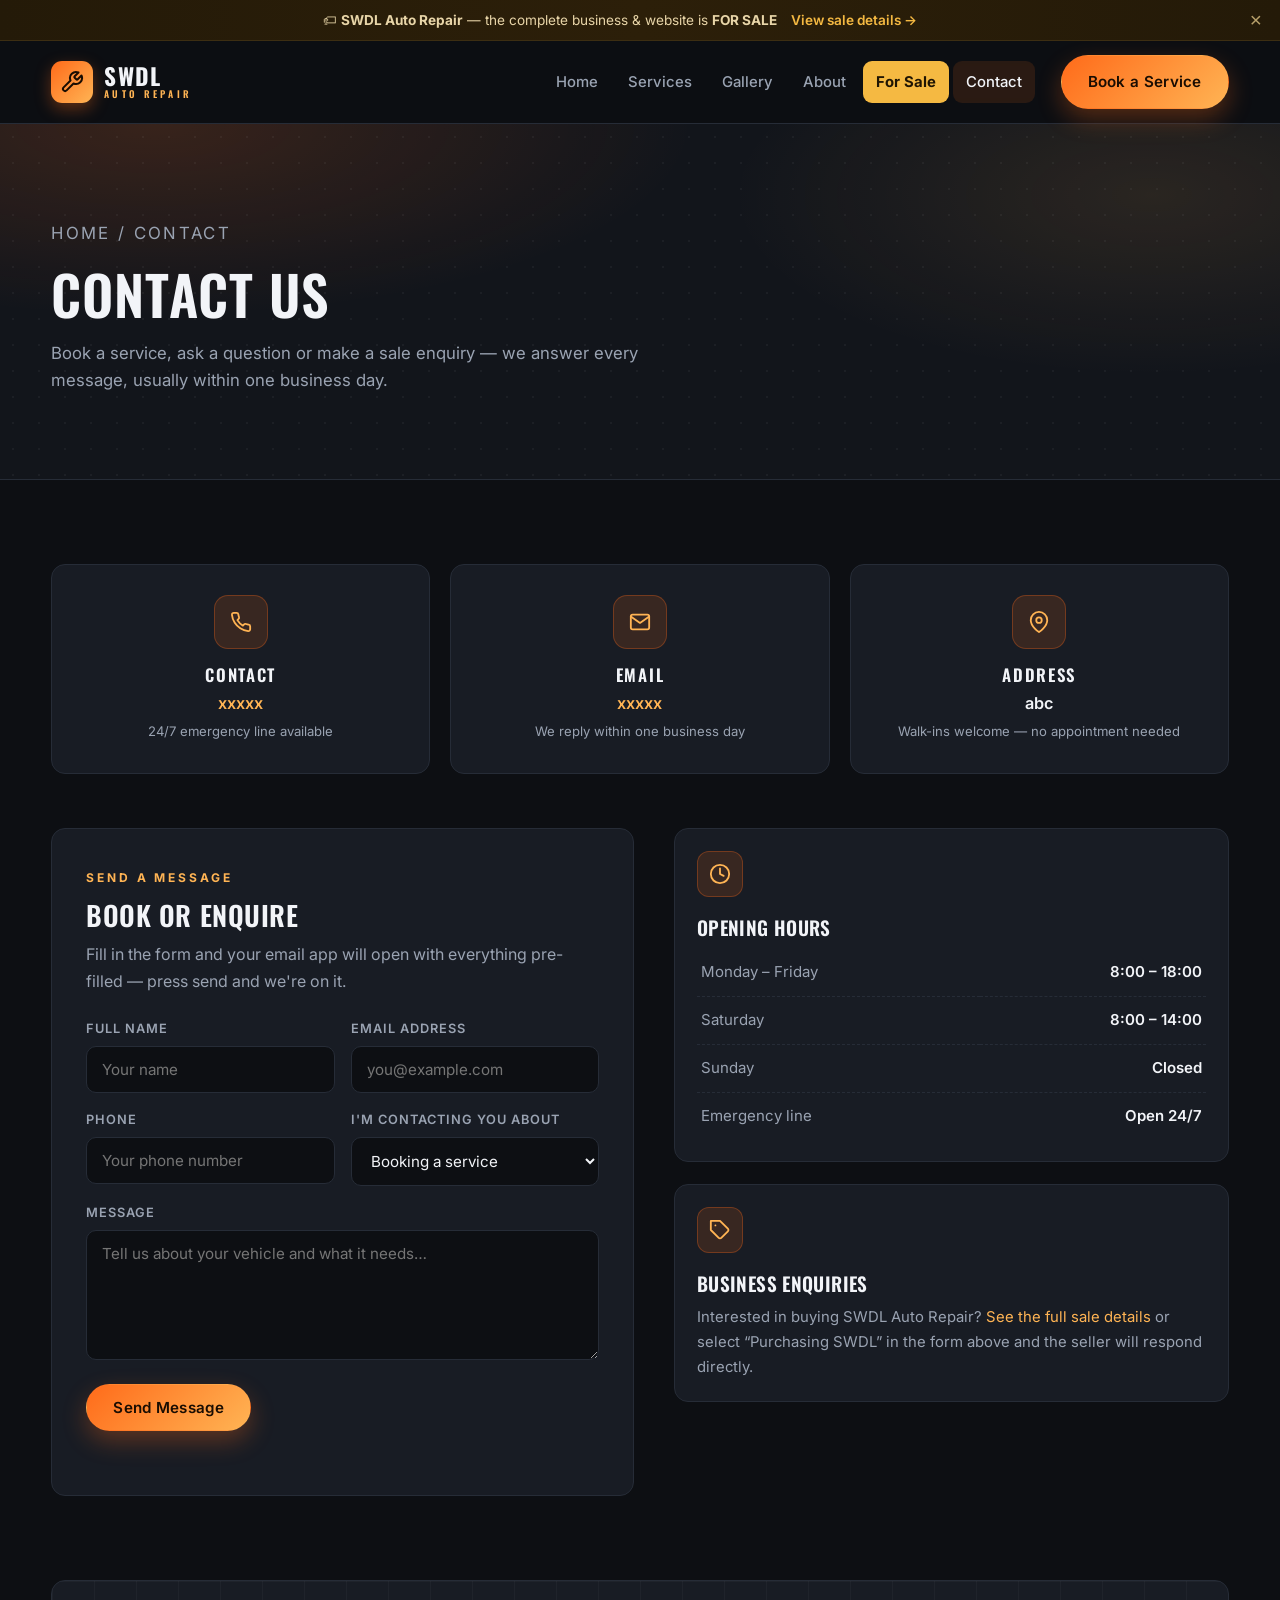
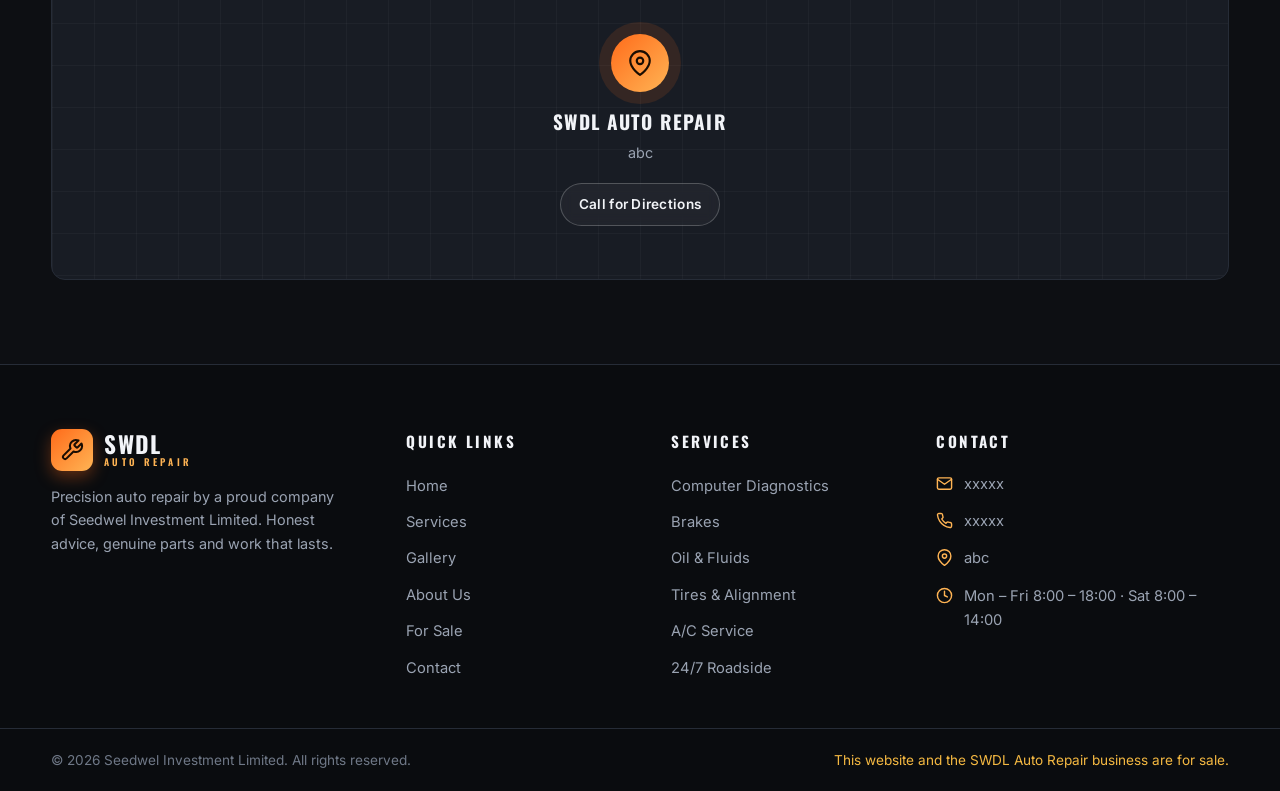
<file: contact.html>
<!DOCTYPE html>
<html lang="en">
<head>
  <meta charset="UTF-8">
  <meta name="viewport" content="width=device-width, initial-scale=1.0">
  <title>Contact Us | SWDL Auto Repair | Seedwel Investment Limited</title>
  <meta name="description" content="Contact SWDL Auto Repair — book a service, request a quote or make a sale enquiry. Email xxxxx, contact xxxxx, located at abc. Open Mon–Sat.">
  <link rel="icon" href="data:image/svg+xml,%3Csvg xmlns='http://www.w3.org/2000/svg' viewBox='0 0 64 64'%3E%3Crect width='64' height='64' rx='14' fill='%23ff6b1a'/%3E%3Cpath d='M32 12l17 10v20L32 52 15 42V22z' fill='none' stroke='white' stroke-width='5' stroke-linejoin='round'/%3E%3Ccircle cx='32' cy='32' r='6' fill='white'/%3E%3C/svg%3E">
  <link rel="preconnect" href="https://fonts.googleapis.com">
  <link rel="preconnect" href="https://fonts.gstatic.com" crossorigin>
  <link href="https://fonts.googleapis.com/css2?family=Inter:wght@400;500;600;700&family=Oswald:wght@500;600;700&display=swap" rel="stylesheet">
  <link rel="stylesheet" href="css/style.css">
</head>
<body>

  <div class="announce" id="announceBar">
    <div class="container announce-inner">
      <span>🏷 <strong>SWDL Auto Repair</strong> — the complete business &amp; website is <strong>FOR&nbsp;SALE</strong></span>
      <a href="for-sale.html">View sale details →</a>
      <button class="announce-close" aria-label="Dismiss announcement">&times;</button>
    </div>
  </div>

  <header class="site-header">
    <div class="container header-inner">
      <a class="brand" href="index.html" aria-label="SWDL Auto Repair home">
        <span class="brand-mark">
          <svg viewBox="0 0 24 24" fill="none" stroke="currentColor" stroke-width="2" stroke-linecap="round" stroke-linejoin="round" aria-hidden="true"><path d="M14.7 6.3a1 1 0 0 0 0 1.4l1.6 1.6a1 1 0 0 0 1.4 0l3.77-3.77a6 6 0 0 1-7.94 7.94l-6.91 6.91a2.12 2.12 0 0 1-3-3l6.91-6.91a6 6 0 0 1 7.94-7.94l-3.76 3.76z"/></svg>
        </span>
        <span class="brand-text">SWDL<small>AUTO&nbsp;REPAIR</small></span>
      </a>
      <nav class="main-nav" id="mainNav" aria-label="Main navigation">
        <a href="index.html">Home</a>
        <a href="services.html">Services</a>
        <a href="gallery.html">Gallery</a>
        <a href="about.html">About</a>
        <a href="for-sale.html" class="nav-for-sale">For Sale</a>
        <a href="contact.html" class="active" aria-current="page">Contact</a>
      </nav>
      <a class="btn btn-primary header-cta" href="contact.html">Book a Service</a>
      <button class="nav-toggle" id="navToggle" aria-label="Toggle menu" aria-expanded="false"><span></span><span></span><span></span></button>
    </div>
  </header>

  <main>
    <section class="page-hero">
      <div class="container">
        <p class="crumbs"><a href="index.html">Home</a> / Contact</p>
        <h1>Contact Us</h1>
        <p>Book a service, ask a question or make a sale enquiry — we answer every message, usually within one business day.</p>
      </div>
    </section>

    <section class="section">
      <div class="container">

        <!-- Contact cards -->
        <div class="contact-cards">
          <div class="contact-card reveal">
            <span class="icon-chip"><svg viewBox="0 0 24 24" fill="none" stroke="currentColor" stroke-width="2" stroke-linecap="round" stroke-linejoin="round"><path d="M22 16.92v3a2 2 0 0 1-2.18 2 19.79 19.79 0 0 1-8.63-3.07 19.5 19.5 0 0 1-6-6 19.79 19.79 0 0 1-3.07-8.67A2 2 0 0 1 4.11 2h3a2 2 0 0 1 2 1.72 12.84 12.84 0 0 0 .7 2.81 2 2 0 0 1-.45 2.11L8.09 9.91a16 16 0 0 0 6 6l1.27-1.27a2 2 0 0 1 2.11-.45 12.84 12.84 0 0 0 2.81.7A2 2 0 0 1 22 16.92z"/></svg></span>
            <h4>Contact</h4>
            <a href="tel:xxxxx">xxxxx</a>
            <small>24/7 emergency line available</small>
          </div>
          <div class="contact-card reveal">
            <span class="icon-chip"><svg viewBox="0 0 24 24" fill="none" stroke="currentColor" stroke-width="2" stroke-linecap="round" stroke-linejoin="round"><path d="M4 4h16c1.1 0 2 .9 2 2v12c0 1.1-.9 2-2 2H4c-1.1 0-2-.9-2-2V6c0-1.1.9-2 2-2z"/><polyline points="22,6 12,13 2,6"/></svg></span>
            <h4>Email</h4>
            <a href="mailto:xxxxx">xxxxx</a>
            <small>We reply within one business day</small>
          </div>
          <div class="contact-card reveal">
            <span class="icon-chip"><svg viewBox="0 0 24 24" fill="none" stroke="currentColor" stroke-width="2" stroke-linecap="round" stroke-linejoin="round"><path d="M21 10c0 7-9 13-9 13s-9-6-9-13a9 9 0 0 1 18 0z"/><circle cx="12" cy="10" r="3"/></svg></span>
            <h4>Address</h4>
            <span class="val">abc</span>
            <small>Walk-ins welcome — no appointment needed</small>
          </div>
        </div>

        <!-- Form + info -->
        <div class="split" style="align-items:start;gap:40px;">
          <div class="form-card reveal">
            <span class="eyebrow">Send a message</span>
            <h2 style="font-size:1.7rem;text-transform:uppercase;margin-bottom:10px;">Book or Enquire</h2>
            <p style="color:var(--muted);margin-bottom:24px;">Fill in the form and your email app will open with everything pre-filled — press send and we're on it.</p>
            <form data-mailto="xxxxx" data-subject="Message from the SWDL Auto Repair website">
              <div class="form-grid">
                <div class="field">
                  <label for="c-name">Full Name</label>
                  <input id="c-name" name="Name" type="text" placeholder="Your name" required>
                </div>
                <div class="field">
                  <label for="c-email">Email Address</label>
                  <input id="c-email" name="Email" type="email" placeholder="you@example.com" required>
                </div>
                <div class="field">
                  <label for="c-phone">Phone</label>
                  <input id="c-phone" name="Phone" type="tel" placeholder="Your phone number">
                </div>
                <div class="field">
                  <label for="c-topic">I'm contacting you about</label>
                  <select id="c-topic" name="Topic">
                    <option>Booking a service</option>
                    <option>Requesting a quote</option>
                    <option>Fleet / commercial account</option>
                    <option>Purchasing SWDL (business enquiry)</option>
                    <option>Something else</option>
                  </select>
                </div>
                <div class="field full">
                  <label for="c-msg">Message</label>
                  <textarea id="c-msg" name="Message" placeholder="Tell us about your vehicle and what it needs…"></textarea>
                </div>
                <div class="full">
                  <button class="btn btn-primary" type="submit">Send Message</button>
                </div>
                <p class="form-note full" role="status"></p>
              </div>
            </form>
          </div>

          <div style="display:flex;flex-direction:column;gap:22px;">
            <div class="card reveal">
              <div class="card-body">
                <span class="icon-chip" style="margin-bottom:10px;"><svg viewBox="0 0 24 24" fill="none" stroke="currentColor" stroke-width="2" stroke-linecap="round" stroke-linejoin="round"><circle cx="12" cy="12" r="10"/><polyline points="12 6 12 12 16 14"/></svg></span>
                <h3>Opening Hours</h3>
                <table class="hours-table">
                  <tr><td>Monday – Friday</td><td>8:00 – 18:00</td></tr>
                  <tr><td>Saturday</td><td>8:00 – 14:00</td></tr>
                  <tr><td>Sunday</td><td>Closed</td></tr>
                  <tr><td>Emergency line</td><td class="open-now">Open 24/7</td></tr>
                </table>
              </div>
            </div>
            <div class="card reveal">
              <div class="card-body">
                <span class="icon-chip" style="margin-bottom:10px;"><svg viewBox="0 0 24 24" fill="none" stroke="currentColor" stroke-width="2" stroke-linecap="round" stroke-linejoin="round"><path d="M20.59 13.41l-7.17 7.17a2 2 0 0 1-2.83 0L2 12V2h10l8.59 8.59a2 2 0 0 1 0 2.83z"/><line x1="7" y1="7" x2="7.01" y2="7"/></svg></span>
                <h3>Business Enquiries</h3>
                <p>Interested in buying SWDL Auto Repair? <a href="for-sale.html">See the full sale details</a> or select “Purchasing SWDL” in the form above and the seller will respond directly.</p>
              </div>
            </div>
          </div>
        </div>
      </div>
    </section>

    <!-- Map block -->
    <section class="section" style="padding-top:0;">
      <div class="container">
        <div class="map-block reveal">
          <div class="map-pin">
            <span class="pin-ic">
              <svg viewBox="0 0 24 24" fill="none" stroke="currentColor" stroke-width="2" stroke-linecap="round" stroke-linejoin="round"><path d="M21 10c0 7-9 13-9 13s-9-6-9-13a9 9 0 0 1 18 0z"/><circle cx="12" cy="10" r="3"/></svg>
            </span>
            <b>SWDL Auto Repair</b>
            <span>abc</span>
            <a class="btn btn-ghost btn-sm" style="margin-top:18px;" href="tel:xxxxx">Call for Directions</a>
          </div>
        </div>
      </div>
    </section>
  </main>

  <footer class="site-footer">
    <div class="container footer-grid">
      <div class="footer-brand">
        <a class="brand" href="index.html">
          <span class="brand-mark">
            <svg viewBox="0 0 24 24" fill="none" stroke="currentColor" stroke-width="2" stroke-linecap="round" stroke-linejoin="round" aria-hidden="true"><path d="M14.7 6.3a1 1 0 0 0 0 1.4l1.6 1.6a1 1 0 0 0 1.4 0l3.77-3.77a6 6 0 0 1-7.94 7.94l-6.91 6.91a2.12 2.12 0 0 1-3-3l6.91-6.91a6 6 0 0 1 7.94-7.94l-3.76 3.76z"/></svg>
          </span>
          <span class="brand-text">SWDL<small>AUTO&nbsp;REPAIR</small></span>
        </a>
        <p>Precision auto repair by a proud company of Seedwel Investment Limited. Honest advice, genuine parts and work that lasts.</p>
      </div>
      <div>
        <h5>Quick Links</h5>
        <ul class="footer-links">
          <li><a href="index.html">Home</a></li>
          <li><a href="services.html">Services</a></li>
          <li><a href="gallery.html">Gallery</a></li>
          <li><a href="about.html">About Us</a></li>
          <li><a href="for-sale.html">For Sale</a></li>
          <li><a href="contact.html">Contact</a></li>
        </ul>
      </div>
      <div>
        <h5>Services</h5>
        <ul class="footer-links">
          <li><a href="services.html">Computer Diagnostics</a></li>
          <li><a href="services.html">Brakes</a></li>
          <li><a href="services.html">Oil &amp; Fluids</a></li>
          <li><a href="services.html">Tires &amp; Alignment</a></li>
          <li><a href="services.html">A/C Service</a></li>
          <li><a href="services.html">24/7 Roadside</a></li>
        </ul>
      </div>
      <div>
        <h5>Contact</h5>
        <ul class="footer-contact">
          <li><svg viewBox="0 0 24 24" fill="none" stroke="currentColor" stroke-width="2" stroke-linecap="round" stroke-linejoin="round"><path d="M4 4h16c1.1 0 2 .9 2 2v12c0 1.1-.9 2-2 2H4c-1.1 0-2-.9-2-2V6c0-1.1.9-2 2-2z"/><polyline points="22,6 12,13 2,6"/></svg><a href="mailto:xxxxx">xxxxx</a></li>
          <li><svg viewBox="0 0 24 24" fill="none" stroke="currentColor" stroke-width="2" stroke-linecap="round" stroke-linejoin="round"><path d="M22 16.92v3a2 2 0 0 1-2.18 2 19.79 19.79 0 0 1-8.63-3.07 19.5 19.5 0 0 1-6-6 19.79 19.79 0 0 1-3.07-8.67A2 2 0 0 1 4.11 2h3a2 2 0 0 1 2 1.72 12.84 12.84 0 0 0 .7 2.81 2 2 0 0 1-.45 2.11L8.09 9.91a16 16 0 0 0 6 6l1.27-1.27a2 2 0 0 1 2.11-.45 12.84 12.84 0 0 0 2.81.7A2 2 0 0 1 22 16.92z"/></svg><a href="tel:xxxxx">xxxxx</a></li>
          <li><svg viewBox="0 0 24 24" fill="none" stroke="currentColor" stroke-width="2" stroke-linecap="round" stroke-linejoin="round"><path d="M21 10c0 7-9 13-9 13s-9-6-9-13a9 9 0 0 1 18 0z"/><circle cx="12" cy="10" r="3"/></svg><span>abc</span></li>
          <li><svg viewBox="0 0 24 24" fill="none" stroke="currentColor" stroke-width="2" stroke-linecap="round" stroke-linejoin="round"><circle cx="12" cy="12" r="10"/><polyline points="12 6 12 12 16 14"/></svg><span>Mon – Fri 8:00 – 18:00 · Sat 8:00 – 14:00</span></li>
        </ul>
      </div>
    </div>
    <div class="footer-bottom">
      <div class="container">
        <p>© <span id="year">2026</span> Seedwel Investment Limited. All rights reserved.</p>
        <p class="sale-note">This website and the SWDL Auto Repair business are for sale.</p>
      </div>
    </div>
  </footer>

  <button class="to-top" id="toTop" aria-label="Back to top">
    <svg viewBox="0 0 24 24" fill="none" stroke="currentColor" stroke-width="2.4" stroke-linecap="round" stroke-linejoin="round"><line x1="12" y1="19" x2="12" y2="5"/><polyline points="5 12 12 5 19 12"/></svg>
  </button>

  <script src="js/main.js"></script>
</body>
</html>
</file>
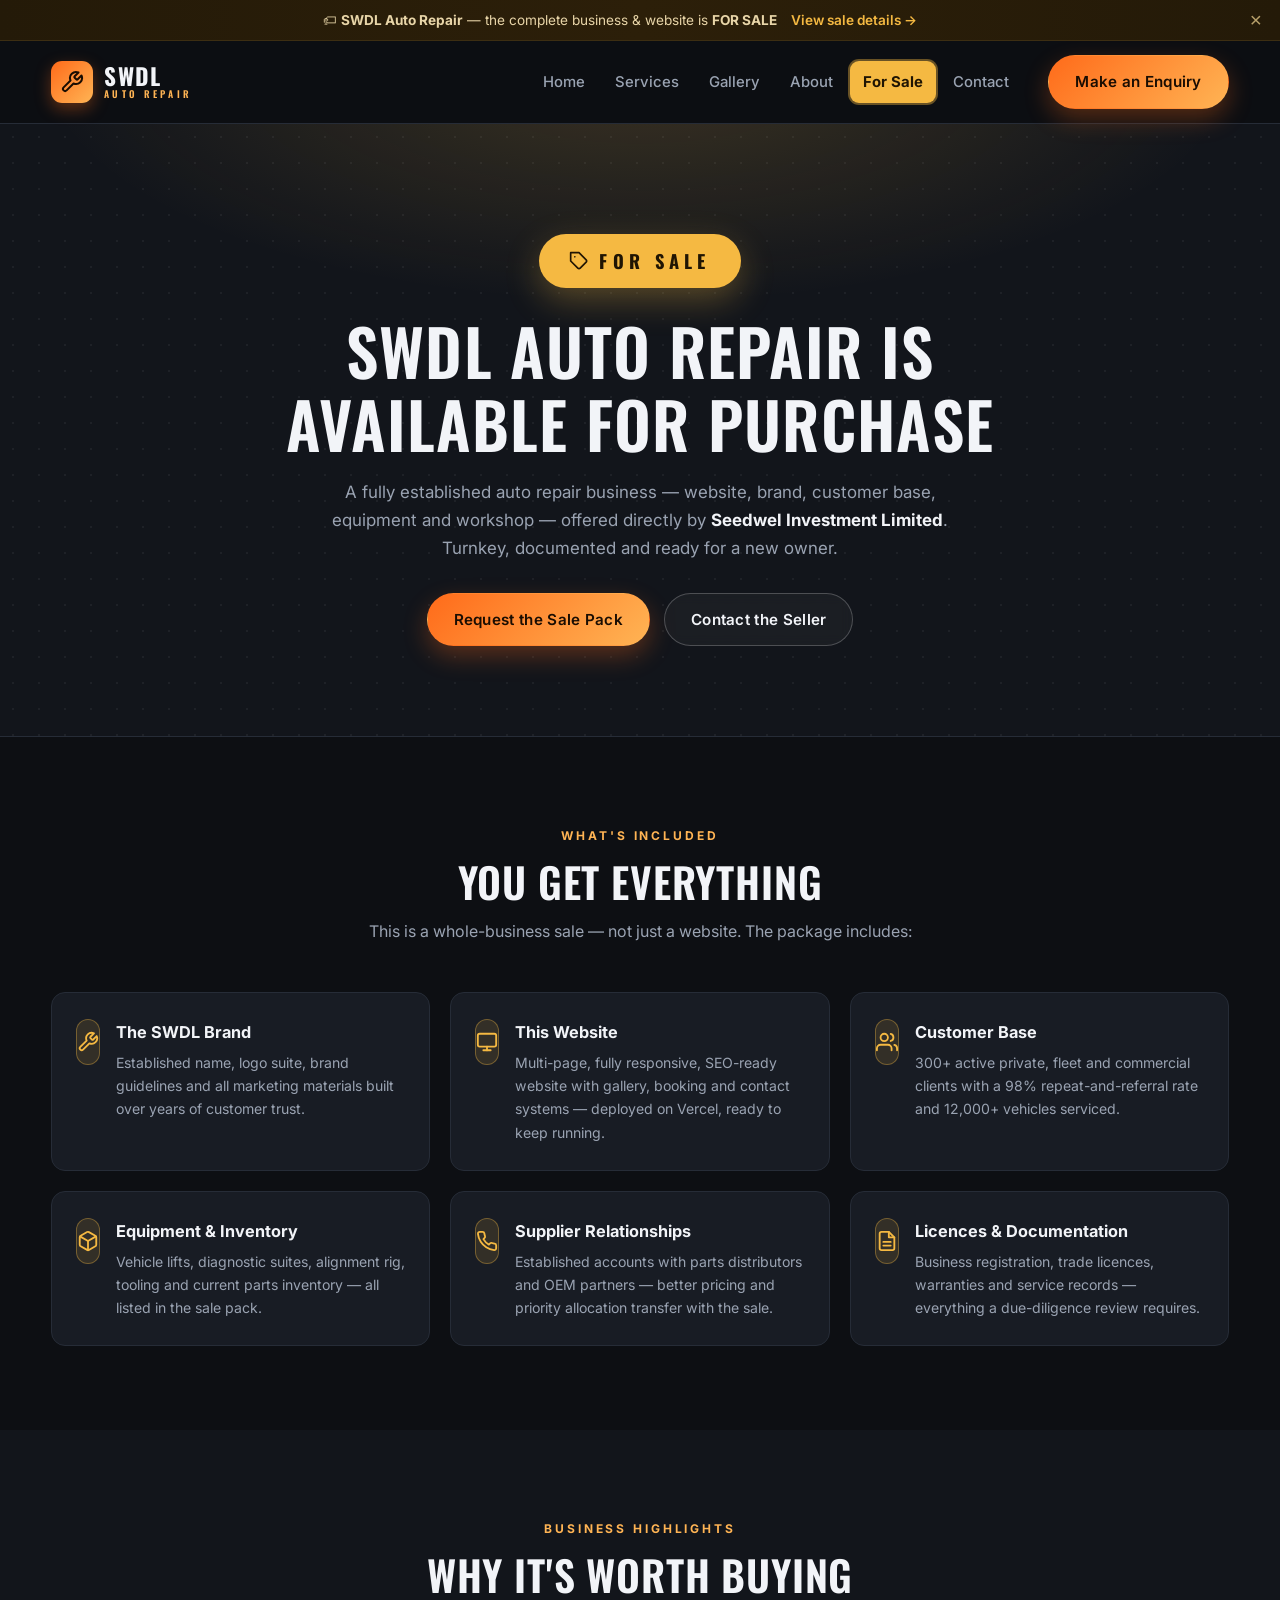
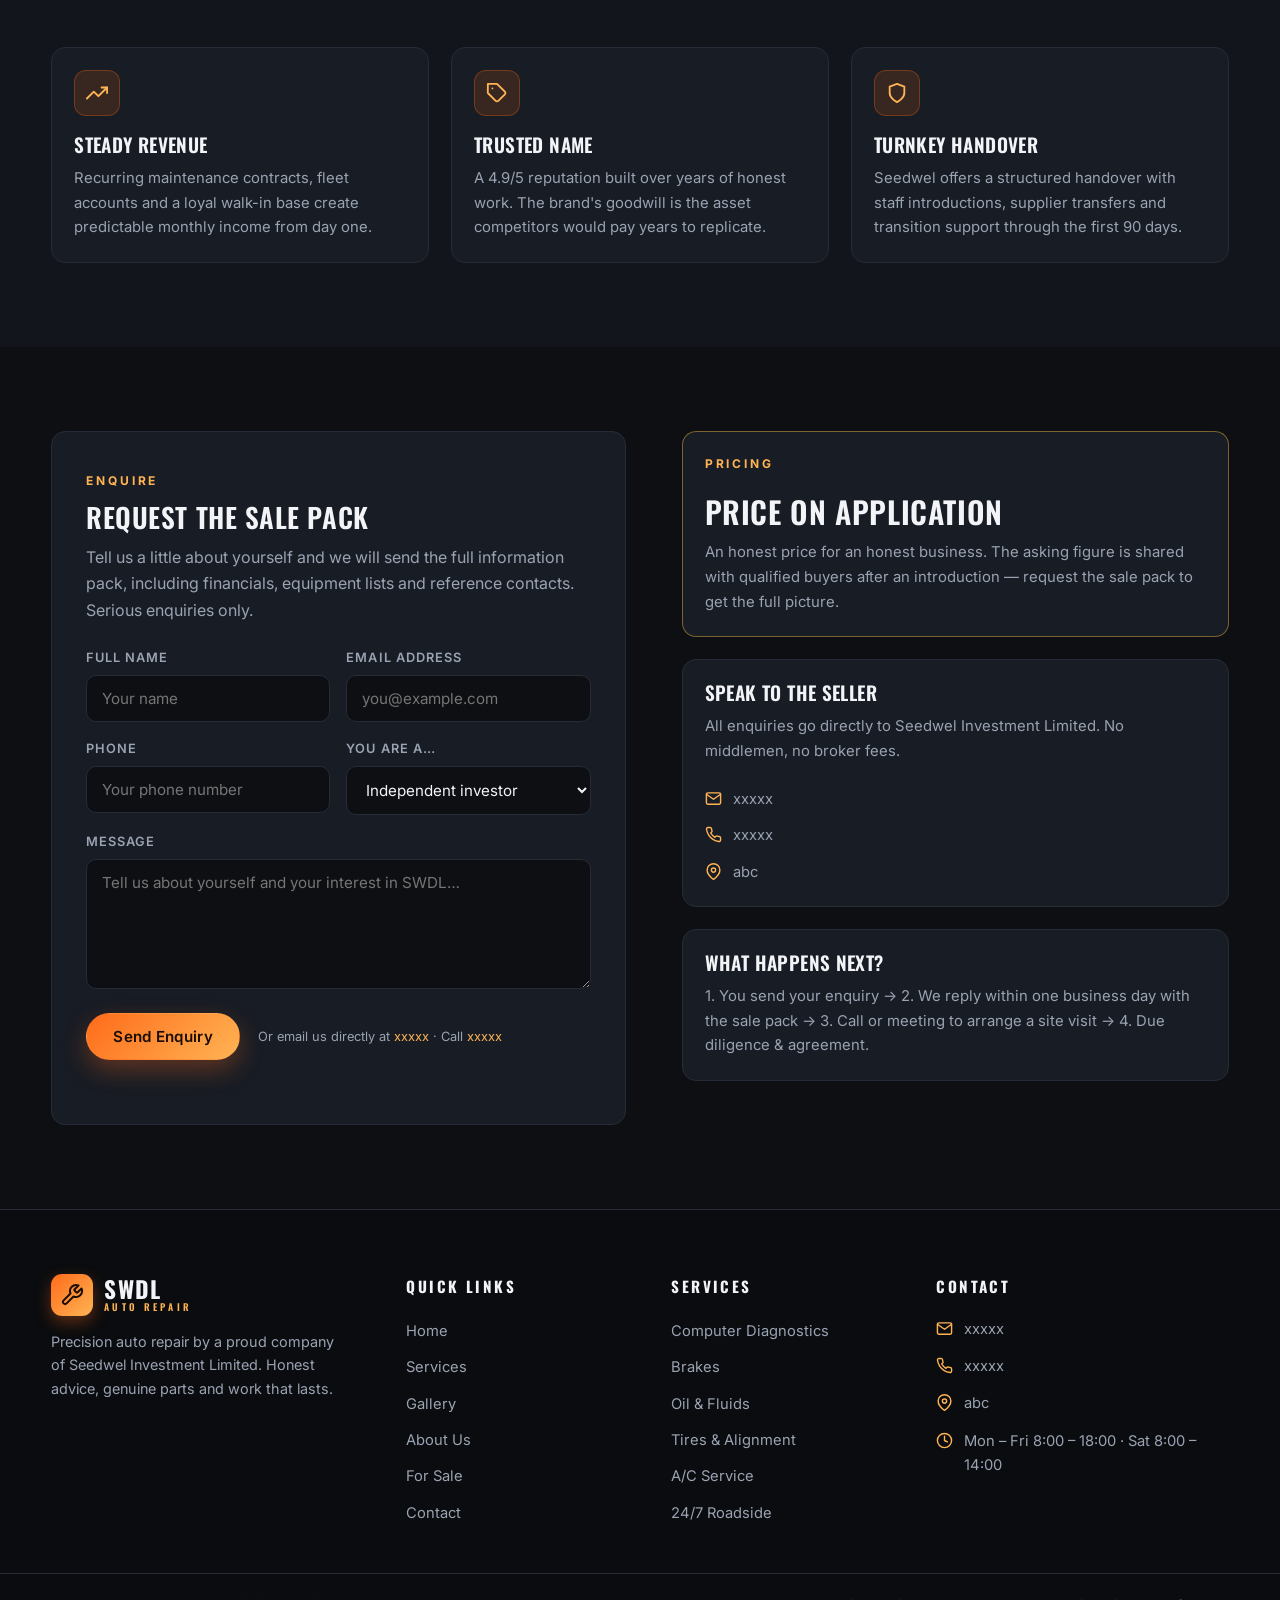
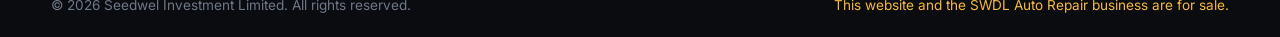
<file: for-sale.html>
<!DOCTYPE html>
<html lang="en">
<head>
  <meta charset="UTF-8">
  <meta name="viewport" content="width=device-width, initial-scale=1.0">
  <title>For Sale | SWDL Auto Repair Business | Seedwel Investment Limited</title>
  <meta name="description" content="The SWDL Auto Repair business — website, brand, customer base, equipment and workshop — is for sale by Seedwel Investment Limited. Enquire today.">
  <link rel="icon" href="data:image/svg+xml,%3Csvg xmlns='http://www.w3.org/2000/svg' viewBox='0 0 64 64'%3E%3Crect width='64' height='64' rx='14' fill='%23ff6b1a'/%3E%3Cpath d='M32 12l17 10v20L32 52 15 42V22z' fill='none' stroke='white' stroke-width='5' stroke-linejoin='round'/%3E%3Ccircle cx='32' cy='32' r='6' fill='white'/%3E%3C/svg%3E">
  <link rel="preconnect" href="https://fonts.googleapis.com">
  <link rel="preconnect" href="https://fonts.gstatic.com" crossorigin>
  <link href="https://fonts.googleapis.com/css2?family=Inter:wght@400;500;600;700&family=Oswald:wght@500;600;700&display=swap" rel="stylesheet">
  <link rel="stylesheet" href="css/style.css">
</head>
<body>

  <div class="announce" id="announceBar">
    <div class="container announce-inner">
      <span>🏷 <strong>SWDL Auto Repair</strong> — the complete business &amp; website is <strong>FOR&nbsp;SALE</strong></span>
      <a href="for-sale.html">View sale details →</a>
      <button class="announce-close" aria-label="Dismiss announcement">&times;</button>
    </div>
  </div>

  <header class="site-header">
    <div class="container header-inner">
      <a class="brand" href="index.html" aria-label="SWDL Auto Repair home">
        <span class="brand-mark">
          <svg viewBox="0 0 24 24" fill="none" stroke="currentColor" stroke-width="2" stroke-linecap="round" stroke-linejoin="round" aria-hidden="true"><path d="M14.7 6.3a1 1 0 0 0 0 1.4l1.6 1.6a1 1 0 0 0 1.4 0l3.77-3.77a6 6 0 0 1-7.94 7.94l-6.91 6.91a2.12 2.12 0 0 1-3-3l6.91-6.91a6 6 0 0 1 7.94-7.94l-3.76 3.76z"/></svg>
        </span>
        <span class="brand-text">SWDL<small>AUTO&nbsp;REPAIR</small></span>
      </a>
      <nav class="main-nav" id="mainNav" aria-label="Main navigation">
        <a href="index.html">Home</a>
        <a href="services.html">Services</a>
        <a href="gallery.html">Gallery</a>
        <a href="about.html">About</a>
        <a href="for-sale.html" class="nav-for-sale active" aria-current="page">For Sale</a>
        <a href="contact.html">Contact</a>
      </nav>
      <a class="btn btn-primary header-cta" href="contact.html">Make an Enquiry</a>
      <button class="nav-toggle" id="navToggle" aria-label="Toggle menu" aria-expanded="false"><span></span><span></span><span></span></button>
    </div>
  </header>

  <main>
    <!-- For sale hero -->
    <section class="fs-hero">
      <div class="container">
        <span class="fs-badge">
          <svg viewBox="0 0 24 24" width="20" height="20" fill="none" stroke="currentColor" stroke-width="2" stroke-linecap="round" stroke-linejoin="round"><path d="M20.59 13.41l-7.17 7.17a2 2 0 0 1-2.83 0L2 12V2h10l8.59 8.59a2 2 0 0 1 0 2.83z"/><line x1="7" y1="7" x2="7.01" y2="7"/></svg>
          For Sale
        </span>
        <h1>SWDL Auto Repair Is Available for Purchase</h1>
        <p>A fully established auto repair business — website, brand, customer base, equipment and workshop — offered directly by <strong style="color:var(--text)">Seedwel Investment Limited</strong>. Turnkey, documented and ready for a new owner.</p>
        <div class="fs-actions">
          <a class="btn btn-primary" href="#enquire">Request the Sale Pack</a>
          <a class="btn btn-ghost" href="contact.html">Contact the Seller</a>
        </div>
      </div>
    </section>

    <!-- Included -->
    <section class="section">
      <div class="container">
        <div class="section-head center reveal">
          <span class="eyebrow">What's included</span>
          <h2>You Get Everything</h2>
          <p>This is a whole-business sale — not just a website. The package includes:</p>
        </div>
        <div class="inc-grid">
          <div class="inc-card reveal">
            <span class="icon-chip"><svg viewBox="0 0 24 24" fill="none" stroke="currentColor" stroke-width="2" stroke-linecap="round" stroke-linejoin="round"><path d="M14.7 6.3a1 1 0 0 0 0 1.4l1.6 1.6a1 1 0 0 0 1.4 0l3.77-3.77a6 6 0 0 1-7.94 7.94l-6.91 6.91a2.12 2.12 0 0 1-3-3l6.91-6.91a6 6 0 0 1 7.94-7.94l-3.76 3.76z"/></svg></span>
            <div><b>The SWDL Brand</b><p>Established name, logo suite, brand guidelines and all marketing materials built over years of customer trust.</p></div>
          </div>
          <div class="inc-card reveal">
            <span class="icon-chip"><svg viewBox="0 0 24 24" fill="none" stroke="currentColor" stroke-width="2" stroke-linecap="round" stroke-linejoin="round"><rect x="2" y="3" width="20" height="14" rx="2" ry="2"/><line x1="8" y1="21" x2="16" y2="21"/><line x1="12" y1="17" x2="12" y2="21"/></svg></span>
            <div><b>This Website</b><p>Multi-page, fully responsive, SEO-ready website with gallery, booking and contact systems — deployed on Vercel, ready to keep running.</p></div>
          </div>
          <div class="inc-card reveal">
            <span class="icon-chip"><svg viewBox="0 0 24 24" fill="none" stroke="currentColor" stroke-width="2" stroke-linecap="round" stroke-linejoin="round"><path d="M17 21v-2a4 4 0 0 0-4-4H5a4 4 0 0 0-4 4v2"/><circle cx="9" cy="7" r="4"/><path d="M23 21v-2a4 4 0 0 0-3-3.87"/><path d="M16 3.13a4 4 0 0 1 0 7.75"/></svg></span>
            <div><b>Customer Base</b><p>300+ active private, fleet and commercial clients with a 98% repeat-and-referral rate and 12,000+ vehicles serviced.</p></div>
          </div>
          <div class="inc-card reveal">
            <span class="icon-chip"><svg viewBox="0 0 24 24" fill="none" stroke="currentColor" stroke-width="2" stroke-linecap="round" stroke-linejoin="round"><path d="M21 16V8a2 2 0 0 0-1-1.73l-7-4a2 2 0 0 0-2 0l-7 4A2 2 0 0 0 3 8v8a2 2 0 0 0 1 1.73l7 4a2 2 0 0 0 2 0l7-4A2 2 0 0 0 21 16z"/><polyline points="3.27 6.96 12 12.01 20.73 6.96"/><line x1="12" y1="22.08" x2="12" y2="12"/></svg></span>
            <div><b>Equipment &amp; Inventory</b><p>Vehicle lifts, diagnostic suites, alignment rig, tooling and current parts inventory — all listed in the sale pack.</p></div>
          </div>
          <div class="inc-card reveal">
            <span class="icon-chip"><svg viewBox="0 0 24 24" fill="none" stroke="currentColor" stroke-width="2" stroke-linecap="round" stroke-linejoin="round"><path d="M22 16.92v3a2 2 0 0 1-2.18 2 19.79 19.79 0 0 1-8.63-3.07 19.5 19.5 0 0 1-6-6 19.79 19.79 0 0 1-3.07-8.67A2 2 0 0 1 4.11 2h3a2 2 0 0 1 2 1.72 12.84 12.84 0 0 0 .7 2.81 2 2 0 0 1-.45 2.11L8.09 9.91a16 16 0 0 0 6 6l1.27-1.27a2 2 0 0 1 2.11-.45 12.84 12.84 0 0 0 2.81.7A2 2 0 0 1 22 16.92z"/></svg></span>
            <div><b>Supplier Relationships</b><p>Established accounts with parts distributors and OEM partners — better pricing and priority allocation transfer with the sale.</p></div>
          </div>
          <div class="inc-card reveal">
            <span class="icon-chip"><svg viewBox="0 0 24 24" fill="none" stroke="currentColor" stroke-width="2" stroke-linecap="round" stroke-linejoin="round"><path d="M14 2H6a2 2 0 0 0-2 2v16a2 2 0 0 0 2 2h12a2 2 0 0 0 2-2V8z"/><polyline points="14 2 14 8 20 8"/><line x1="16" y1="13" x2="8" y2="13"/><line x1="16" y1="17" x2="8" y2="17"/></svg></span>
            <div><b>Licences &amp; Documentation</b><p>Business registration, trade licences, warranties and service records — everything a due-diligence review requires.</p></div>
          </div>
        </div>
      </div>
    </section>

    <!-- Highlights -->
    <section class="section tint">
      <div class="container">
        <div class="section-head center reveal">
          <span class="eyebrow">Business highlights</span>
          <h2>Why It's Worth Buying</h2>
        </div>
        <div class="grid-3">
          <div class="card reveal">
            <div class="card-body">
              <span class="icon-chip" style="margin-bottom:8px;"><svg viewBox="0 0 24 24" fill="none" stroke="currentColor" stroke-width="2" stroke-linecap="round" stroke-linejoin="round"><polyline points="23 6 13.5 15.5 8.5 10.5 1 18"/><polyline points="17 6 23 6 23 12"/></svg></span>
              <h3>Steady Revenue</h3>
              <p>Recurring maintenance contracts, fleet accounts and a loyal walk-in base create predictable monthly income from day one.</p>
            </div>
          </div>
          <div class="card reveal">
            <div class="card-body">
              <span class="icon-chip" style="margin-bottom:8px;"><svg viewBox="0 0 24 24" fill="none" stroke="currentColor" stroke-width="2" stroke-linecap="round" stroke-linejoin="round"><path d="M20.59 13.41l-7.17 7.17a2 2 0 0 1-2.83 0L2 12V2h10l8.59 8.59a2 2 0 0 1 0 2.83z"/><line x1="7" y1="7" x2="7.01" y2="7"/></svg></span>
              <h3>Trusted Name</h3>
              <p>A 4.9/5 reputation built over years of honest work. The brand's goodwill is the asset competitors would pay years to replicate.</p>
            </div>
          </div>
          <div class="card reveal">
            <div class="card-body">
              <span class="icon-chip" style="margin-bottom:8px;"><svg viewBox="0 0 24 24" fill="none" stroke="currentColor" stroke-width="2" stroke-linecap="round" stroke-linejoin="round"><path d="M12 22s8-4 8-10V5l-8-3-8 3v7c0 6 8 10 8 10z"/></svg></span>
              <h3>Turnkey Handover</h3>
              <p>Seedwel offers a structured handover with staff introductions, supplier transfers and transition support through the first 90 days.</p>
            </div>
          </div>
        </div>
      </div>
    </section>

    <!-- Price + enquire -->
    <section class="section" id="enquire">
      <div class="container split" style="align-items:stretch;">
        <div class="form-card reveal">
          <span class="eyebrow">Enquire</span>
          <h2 style="font-size:1.7rem;text-transform:uppercase;margin-bottom:10px;">Request the Sale Pack</h2>
          <p style="color:var(--muted);margin-bottom:24px;">Tell us a little about yourself and we will send the full information pack, including financials, equipment lists and reference contacts. Serious enquiries only.</p>
          <form data-mailto="xxxxx" data-subject="SWDL Auto Repair — Purchase Enquiry">
            <div class="form-grid">
              <div class="field">
                <label for="fs-name">Full Name</label>
                <input id="fs-name" name="Name" type="text" placeholder="Your name" required>
              </div>
              <div class="field">
                <label for="fs-email">Email Address</label>
                <input id="fs-email" name="Email" type="email" placeholder="you@example.com" required>
              </div>
              <div class="field">
                <label for="fs-phone">Phone</label>
                <input id="fs-phone" name="Phone" type="tel" placeholder="Your phone number">
              </div>
              <div class="field">
                <label for="fs-type">You are a…</label>
                <select id="fs-type" name="BuyerType">
                  <option>Independent investor</option>
                  <option>Auto industry professional</option>
                  <option>Existing workshop owner</option>
                  <option>Other</option>
                </select>
              </div>
              <div class="field full">
                <label for="fs-msg">Message</label>
                <textarea id="fs-msg" name="Message" placeholder="Tell us about yourself and your interest in SWDL…"></textarea>
              </div>
              <div class="full" style="display:flex;align-items:center;gap:18px;flex-wrap:wrap;">
                <button class="btn btn-primary" type="submit">Send Enquiry</button>
                <p class="form-hint" style="margin:0;">Or email us directly at <a href="mailto:xxxxx">xxxxx</a> · Call <a href="tel:xxxxx">xxxxx</a></p>
              </div>
              <p class="form-note full" role="status"></p>
            </div>
          </form>
        </div>

        <div style="display:flex;flex-direction:column;gap:22px;">
          <div class="card reveal" style="border-color:rgba(245,185,66,0.45);">
            <div class="card-body">
              <span class="eyebrow">Pricing</span>
              <h3 style="font-size:1.9rem;">Price on Application</h3>
              <p>An honest price for an honest business. The asking figure is shared with qualified buyers after an introduction — request the sale pack to get the full picture.</p>
            </div>
          </div>
          <div class="card reveal">
            <div class="card-body">
              <h3>Speak to the Seller</h3>
              <p style="margin-bottom:14px;">All enquiries go directly to Seedwel Investment Limited. No middlemen, no broker fees.</p>
              <ul class="footer-contact" style="display:grid;gap:12px;">
                <li><svg viewBox="0 0 24 24" fill="none" stroke="currentColor" stroke-width="2" stroke-linecap="round" stroke-linejoin="round"><path d="M4 4h16c1.1 0 2 .9 2 2v12c0 1.1-.9 2-2 2H4c-1.1 0-2-.9-2-2V6c0-1.1.9-2 2-2z"/><polyline points="22,6 12,13 2,6"/></svg><a href="mailto:xxxxx">xxxxx</a></li>
                <li><svg viewBox="0 0 24 24" fill="none" stroke="currentColor" stroke-width="2" stroke-linecap="round" stroke-linejoin="round"><path d="M22 16.92v3a2 2 0 0 1-2.18 2 19.79 19.79 0 0 1-8.63-3.07 19.5 19.5 0 0 1-6-6 19.79 19.79 0 0 1-3.07-8.67A2 2 0 0 1 4.11 2h3a2 2 0 0 1 2 1.72 12.84 12.84 0 0 0 .7 2.81 2 2 0 0 1-.45 2.11L8.09 9.91a16 16 0 0 0 6 6l1.27-1.27a2 2 0 0 1 2.11-.45 12.84 12.84 0 0 0 2.81.7A2 2 0 0 1 22 16.92z"/></svg><a href="tel:xxxxx">xxxxx</a></li>
                <li><svg viewBox="0 0 24 24" fill="none" stroke="currentColor" stroke-width="2" stroke-linecap="round" stroke-linejoin="round"><path d="M21 10c0 7-9 13-9 13s-9-6-9-13a9 9 0 0 1 18 0z"/><circle cx="12" cy="10" r="3"/></svg><span>abc</span></li>
              </ul>
            </div>
          </div>
          <div class="card reveal">
            <div class="card-body">
              <h3>What Happens Next?</h3>
              <p>1. You send your enquiry → 2. We reply within one business day with the sale pack → 3. Call or meeting to arrange a site visit → 4. Due diligence &amp; agreement.</p>
            </div>
          </div>
        </div>
      </div>
    </section>
  </main>

  <footer class="site-footer">
    <div class="container footer-grid">
      <div class="footer-brand">
        <a class="brand" href="index.html">
          <span class="brand-mark">
            <svg viewBox="0 0 24 24" fill="none" stroke="currentColor" stroke-width="2" stroke-linecap="round" stroke-linejoin="round" aria-hidden="true"><path d="M14.7 6.3a1 1 0 0 0 0 1.4l1.6 1.6a1 1 0 0 0 1.4 0l3.77-3.77a6 6 0 0 1-7.94 7.94l-6.91 6.91a2.12 2.12 0 0 1-3-3l6.91-6.91a6 6 0 0 1 7.94-7.94l-3.76 3.76z"/></svg>
          </span>
          <span class="brand-text">SWDL<small>AUTO&nbsp;REPAIR</small></span>
        </a>
        <p>Precision auto repair by a proud company of Seedwel Investment Limited. Honest advice, genuine parts and work that lasts.</p>
      </div>
      <div>
        <h5>Quick Links</h5>
        <ul class="footer-links">
          <li><a href="index.html">Home</a></li>
          <li><a href="services.html">Services</a></li>
          <li><a href="gallery.html">Gallery</a></li>
          <li><a href="about.html">About Us</a></li>
          <li><a href="for-sale.html">For Sale</a></li>
          <li><a href="contact.html">Contact</a></li>
        </ul>
      </div>
      <div>
        <h5>Services</h5>
        <ul class="footer-links">
          <li><a href="services.html">Computer Diagnostics</a></li>
          <li><a href="services.html">Brakes</a></li>
          <li><a href="services.html">Oil &amp; Fluids</a></li>
          <li><a href="services.html">Tires &amp; Alignment</a></li>
          <li><a href="services.html">A/C Service</a></li>
          <li><a href="services.html">24/7 Roadside</a></li>
        </ul>
      </div>
      <div>
        <h5>Contact</h5>
        <ul class="footer-contact">
          <li><svg viewBox="0 0 24 24" fill="none" stroke="currentColor" stroke-width="2" stroke-linecap="round" stroke-linejoin="round"><path d="M4 4h16c1.1 0 2 .9 2 2v12c0 1.1-.9 2-2 2H4c-1.1 0-2-.9-2-2V6c0-1.1.9-2 2-2z"/><polyline points="22,6 12,13 2,6"/></svg><a href="mailto:xxxxx">xxxxx</a></li>
          <li><svg viewBox="0 0 24 24" fill="none" stroke="currentColor" stroke-width="2" stroke-linecap="round" stroke-linejoin="round"><path d="M22 16.92v3a2 2 0 0 1-2.18 2 19.79 19.79 0 0 1-8.63-3.07 19.5 19.5 0 0 1-6-6 19.79 19.79 0 0 1-3.07-8.67A2 2 0 0 1 4.11 2h3a2 2 0 0 1 2 1.72 12.84 12.84 0 0 0 .7 2.81 2 2 0 0 1-.45 2.11L8.09 9.91a16 16 0 0 0 6 6l1.27-1.27a2 2 0 0 1 2.11-.45 12.84 12.84 0 0 0 2.81.7A2 2 0 0 1 22 16.92z"/></svg><a href="tel:xxxxx">xxxxx</a></li>
          <li><svg viewBox="0 0 24 24" fill="none" stroke="currentColor" stroke-width="2" stroke-linecap="round" stroke-linejoin="round"><path d="M21 10c0 7-9 13-9 13s-9-6-9-13a9 9 0 0 1 18 0z"/><circle cx="12" cy="10" r="3"/></svg><span>abc</span></li>
          <li><svg viewBox="0 0 24 24" fill="none" stroke="currentColor" stroke-width="2" stroke-linecap="round" stroke-linejoin="round"><circle cx="12" cy="12" r="10"/><polyline points="12 6 12 12 16 14"/></svg><span>Mon – Fri 8:00 – 18:00 · Sat 8:00 – 14:00</span></li>
        </ul>
      </div>
    </div>
    <div class="footer-bottom">
      <div class="container">
        <p>© <span id="year">2026</span> Seedwel Investment Limited. All rights reserved.</p>
        <p class="sale-note">This website and the SWDL Auto Repair business are for sale.</p>
      </div>
    </div>
  </footer>

  <button class="to-top" id="toTop" aria-label="Back to top">
    <svg viewBox="0 0 24 24" fill="none" stroke="currentColor" stroke-width="2.4" stroke-linecap="round" stroke-linejoin="round"><line x1="12" y1="19" x2="12" y2="5"/><polyline points="5 12 12 5 19 12"/></svg>
  </button>

  <script src="js/main.js"></script>
</body>
</html>
</file>
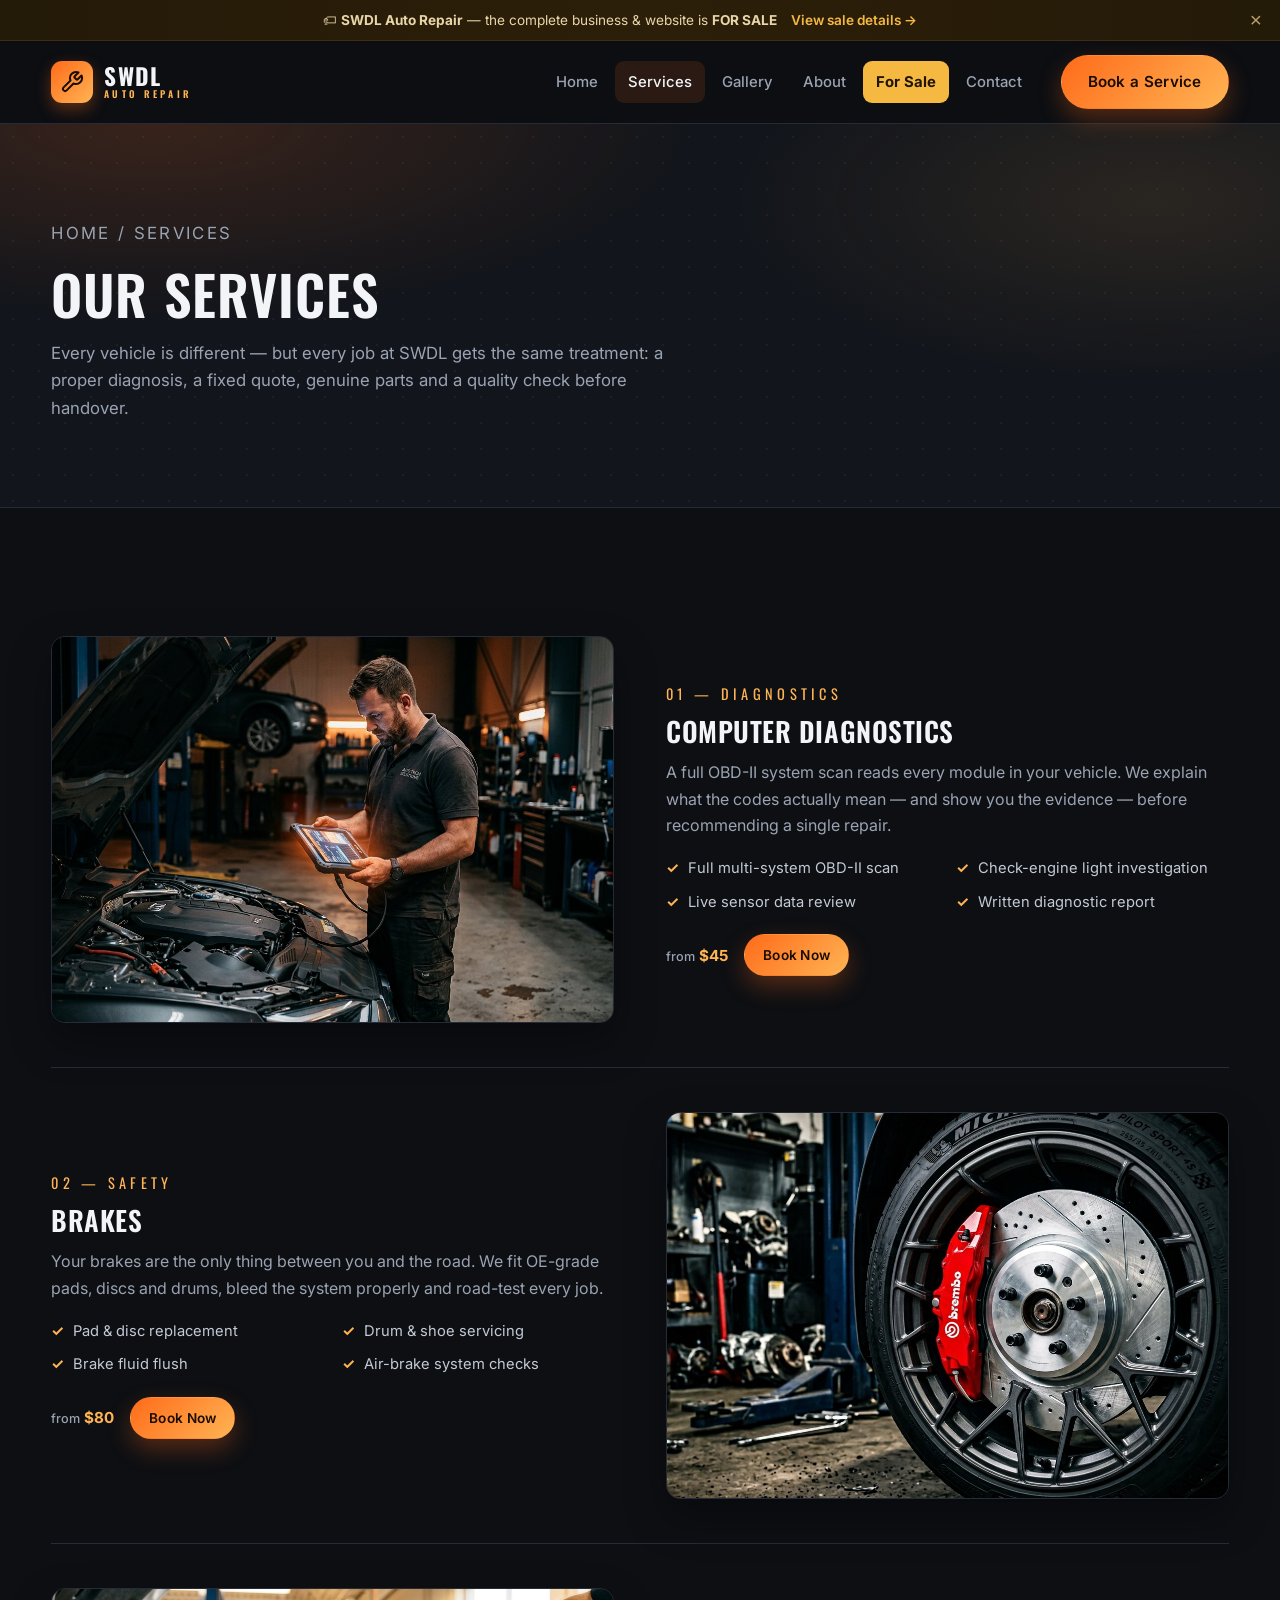
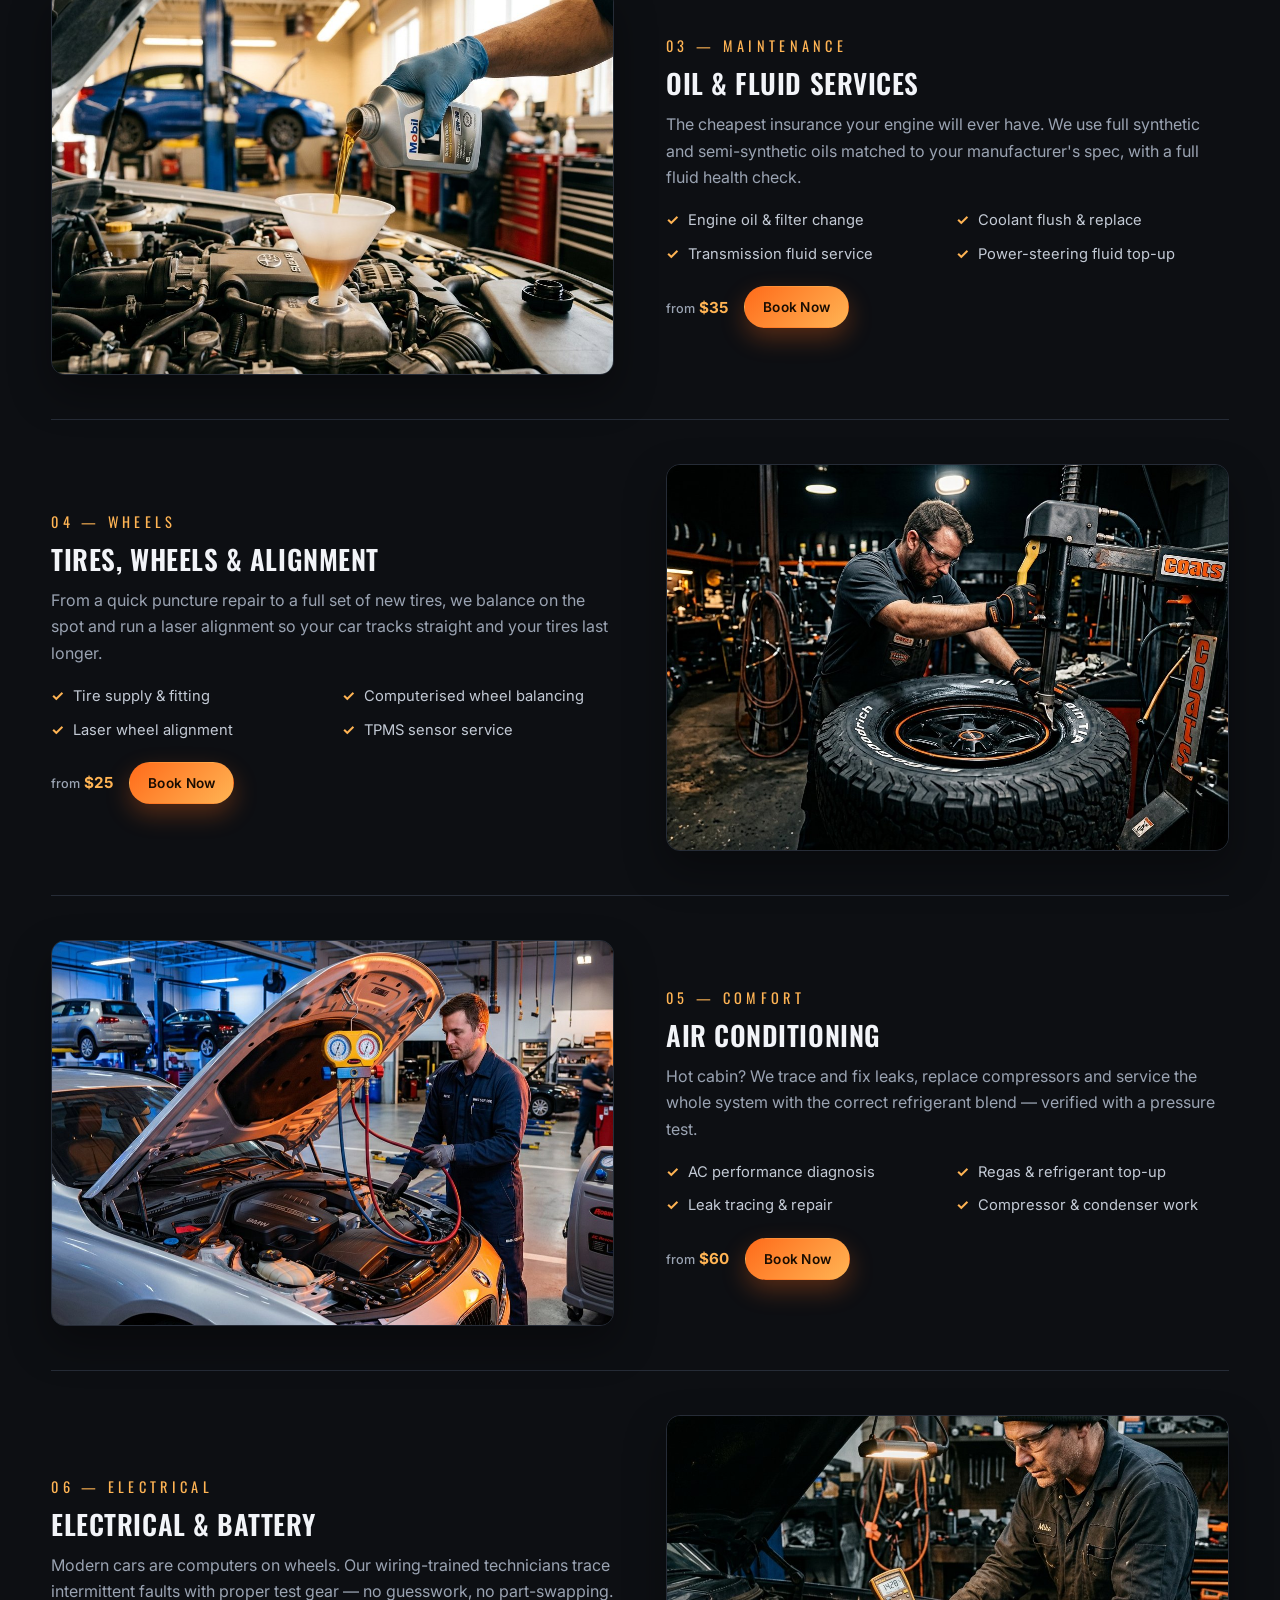
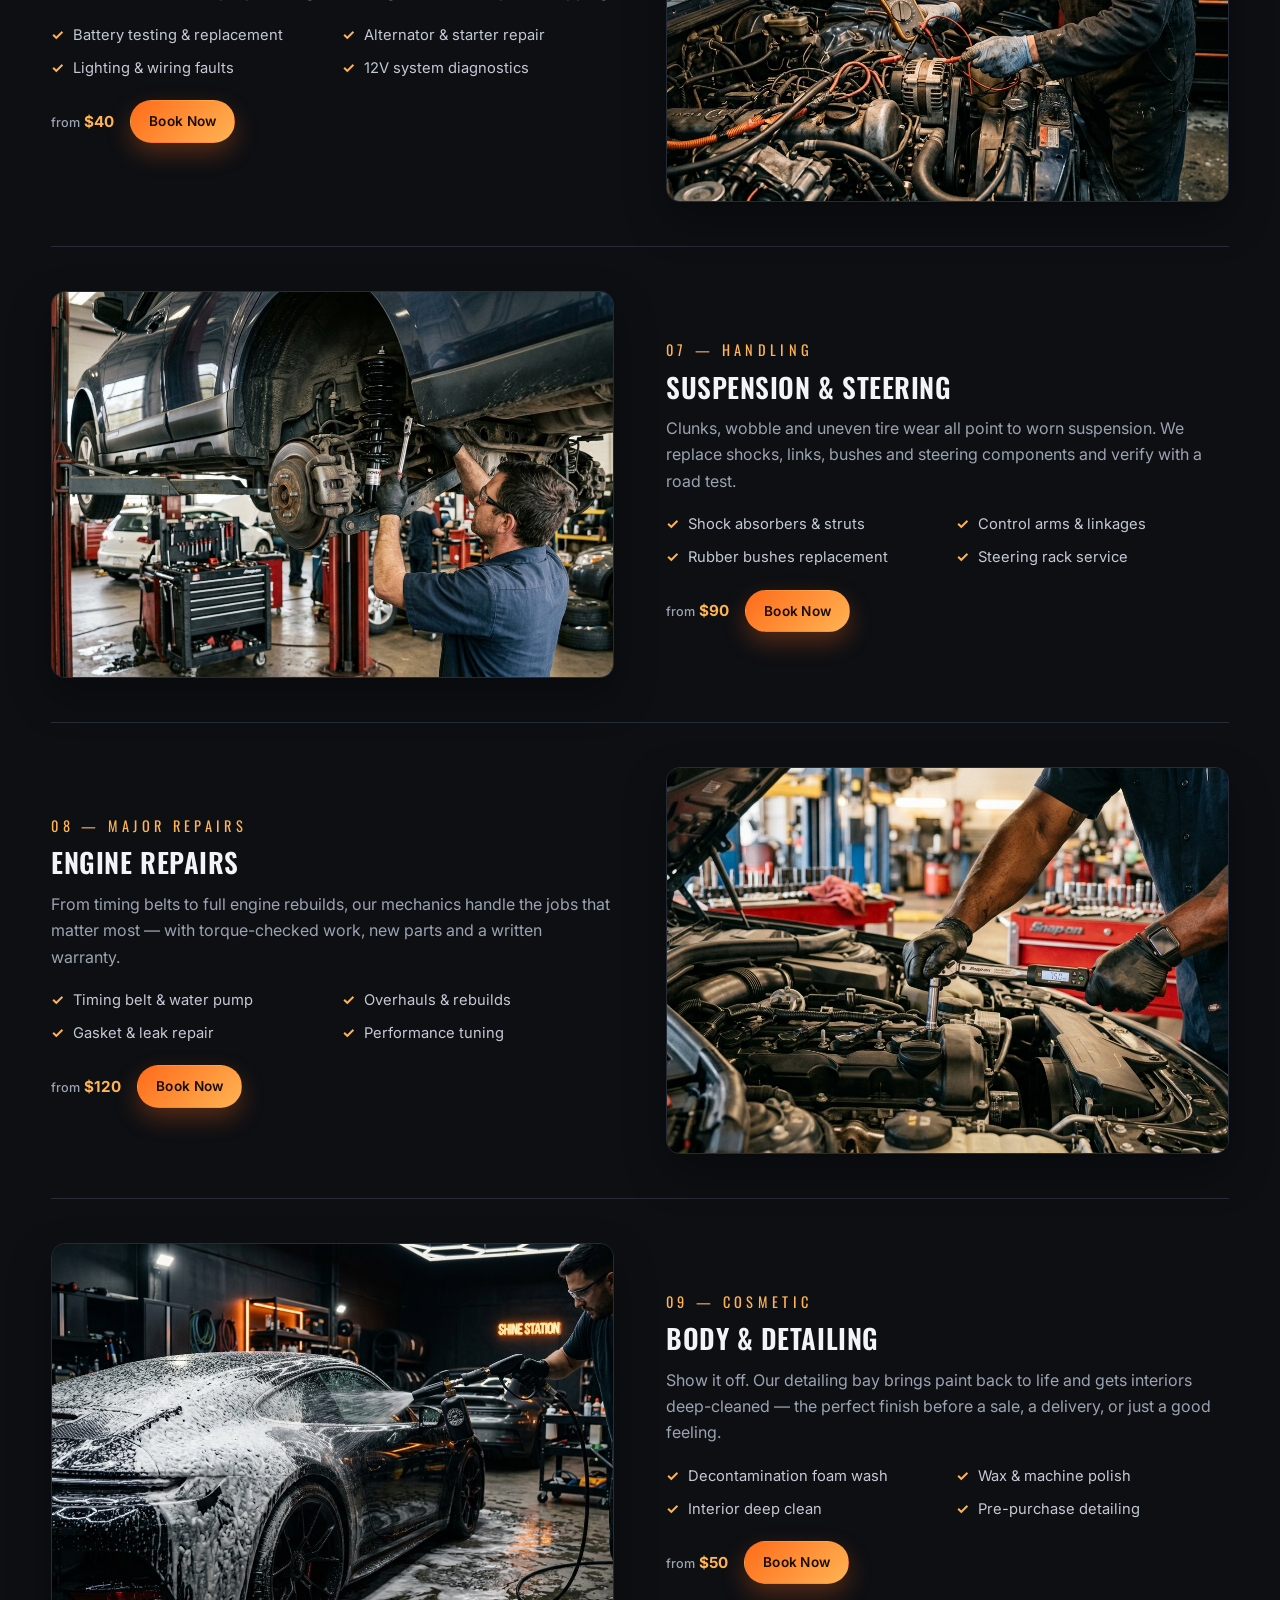
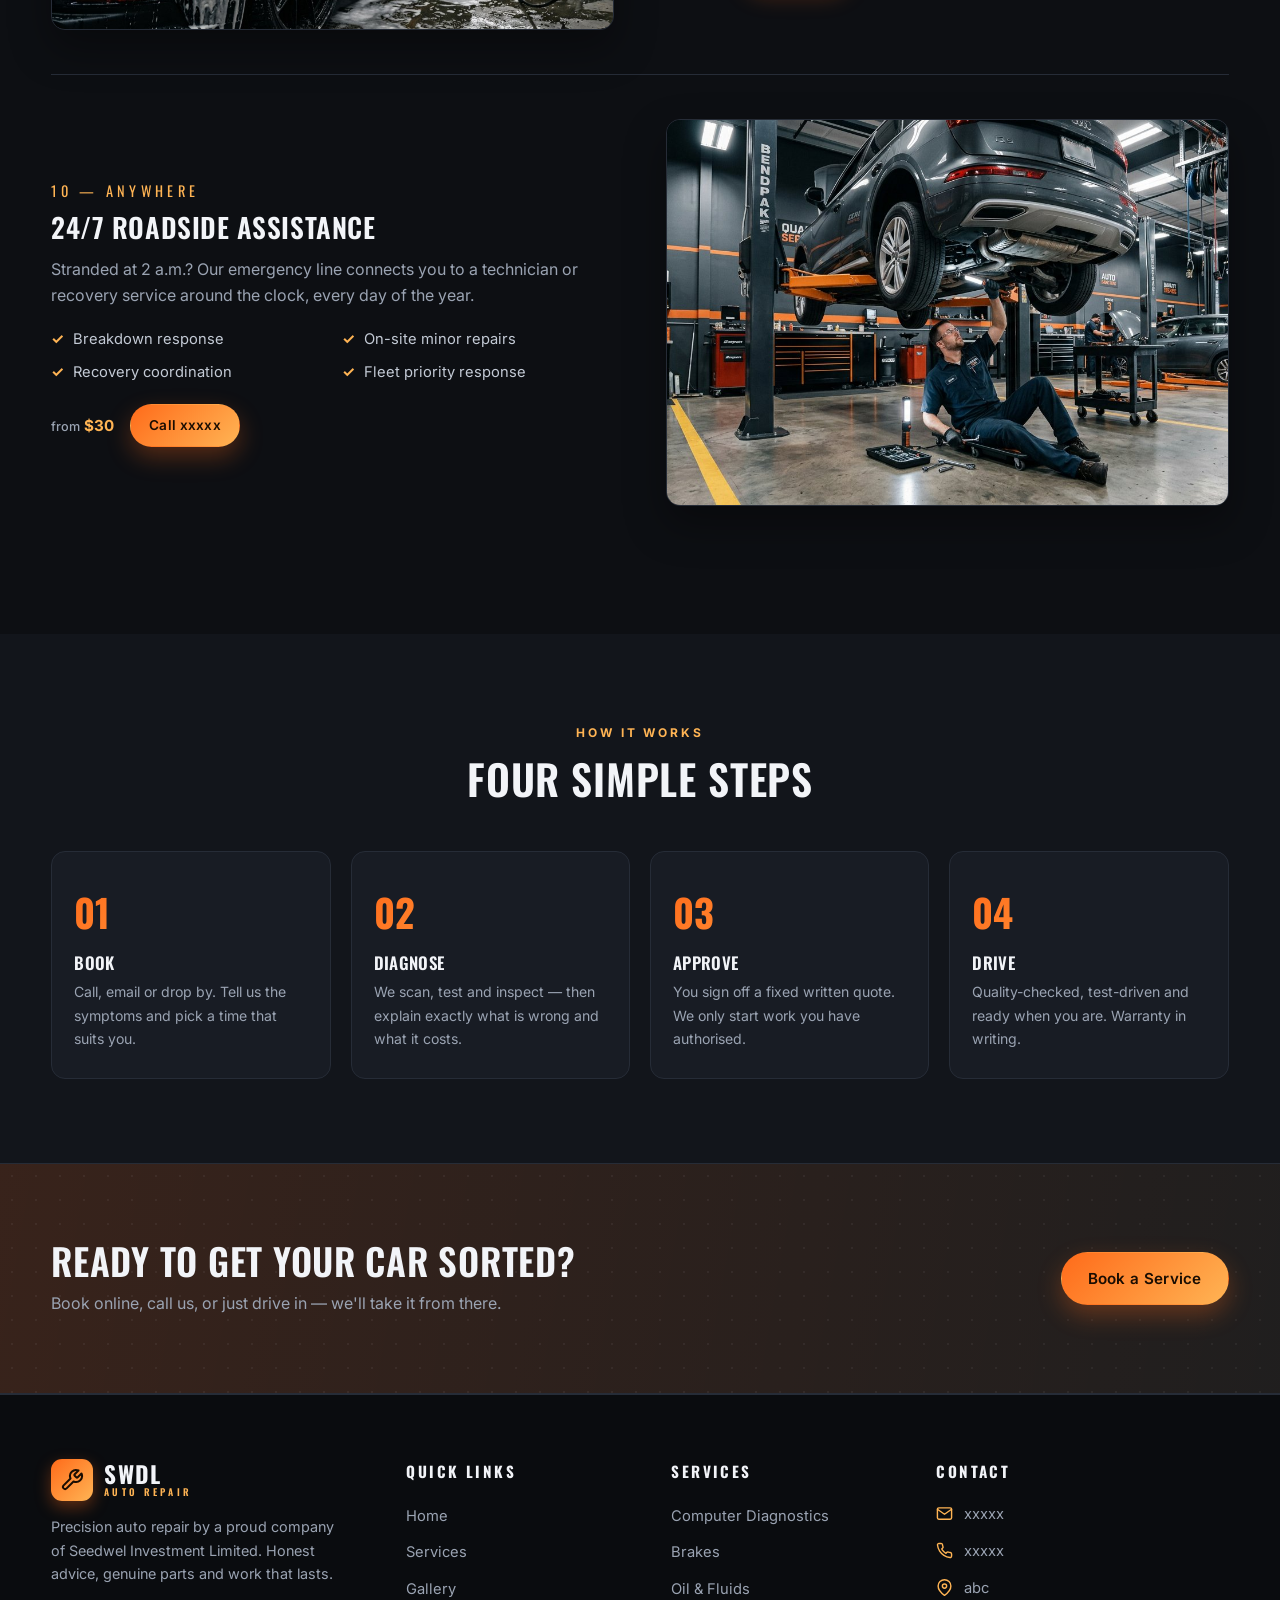
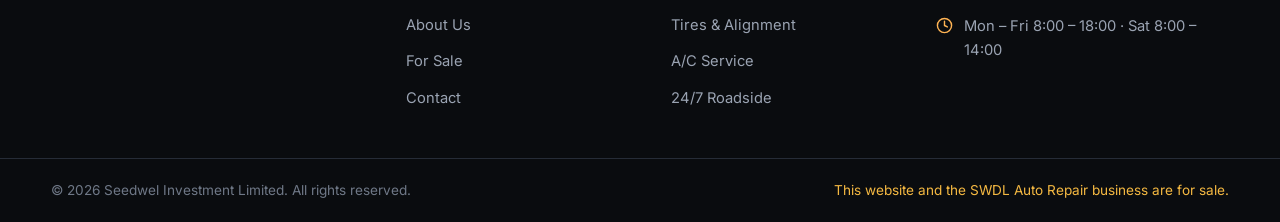
<file: services.html>
<!DOCTYPE html>
<html lang="en">
<head>
  <meta charset="UTF-8">
  <meta name="viewport" content="width=device-width, initial-scale=1.0">
  <title>Services | SWDL Auto Repair | Seedwel Investment Limited</title>
  <meta name="description" content="Full auto repair services at SWDL: computer diagnostics, brakes, oil & fluids, tires & alignment, A/C, electrical, suspension, engine repair, detailing and 24/7 roadside assistance.">
  <link rel="icon" href="data:image/svg+xml,%3Csvg xmlns='http://www.w3.org/2000/svg' viewBox='0 0 64 64'%3E%3Crect width='64' height='64' rx='14' fill='%23ff6b1a'/%3E%3Cpath d='M32 12l17 10v20L32 52 15 42V22z' fill='none' stroke='white' stroke-width='5' stroke-linejoin='round'/%3E%3Ccircle cx='32' cy='32' r='6' fill='white'/%3E%3C/svg%3E">
  <link rel="preconnect" href="https://fonts.googleapis.com">
  <link rel="preconnect" href="https://fonts.gstatic.com" crossorigin>
  <link href="https://fonts.googleapis.com/css2?family=Inter:wght@400;500;600;700&family=Oswald:wght@500;600;700&display=swap" rel="stylesheet">
  <link rel="stylesheet" href="css/style.css">
</head>
<body>

  <div class="announce" id="announceBar">
    <div class="container announce-inner">
      <span>🏷 <strong>SWDL Auto Repair</strong> — the complete business &amp; website is <strong>FOR&nbsp;SALE</strong></span>
      <a href="for-sale.html">View sale details →</a>
      <button class="announce-close" aria-label="Dismiss announcement">&times;</button>
    </div>
  </div>

  <header class="site-header">
    <div class="container header-inner">
      <a class="brand" href="index.html" aria-label="SWDL Auto Repair home">
        <span class="brand-mark">
          <svg viewBox="0 0 24 24" fill="none" stroke="currentColor" stroke-width="2" stroke-linecap="round" stroke-linejoin="round" aria-hidden="true"><path d="M14.7 6.3a1 1 0 0 0 0 1.4l1.6 1.6a1 1 0 0 0 1.4 0l3.77-3.77a6 6 0 0 1-7.94 7.94l-6.91 6.91a2.12 2.12 0 0 1-3-3l6.91-6.91a6 6 0 0 1 7.94-7.94l-3.76 3.76z"/></svg>
        </span>
        <span class="brand-text">SWDL<small>AUTO&nbsp;REPAIR</small></span>
      </a>
      <nav class="main-nav" id="mainNav" aria-label="Main navigation">
        <a href="index.html">Home</a>
        <a href="services.html" class="active" aria-current="page">Services</a>
        <a href="gallery.html">Gallery</a>
        <a href="about.html">About</a>
        <a href="for-sale.html" class="nav-for-sale">For Sale</a>
        <a href="contact.html">Contact</a>
      </nav>
      <a class="btn btn-primary header-cta" href="contact.html">Book a Service</a>
      <button class="nav-toggle" id="navToggle" aria-label="Toggle menu" aria-expanded="false"><span></span><span></span><span></span></button>
    </div>
  </header>

  <main>
    <section class="page-hero">
      <div class="container">
        <p class="crumbs"><a href="index.html">Home</a> / Services</p>
        <h1>Our Services</h1>
        <p>Every vehicle is different — but every job at SWDL gets the same treatment: a proper diagnosis, a fixed quote, genuine parts and a quality check before handover.</p>
      </div>
    </section>

    <section class="section">
      <div class="container">

        <div class="svc-row reveal">
          <div class="svc-media"><img src="images/hero-diagnostic.jpg" alt="Computer diagnostics with a tablet scan" loading="lazy"></div>
          <div class="svc-info">
            <span class="num">01 — Diagnostics</span>
            <h3>Computer Diagnostics</h3>
            <p>A full OBD-II system scan reads every module in your vehicle. We explain what the codes actually mean — and show you the evidence — before recommending a single repair.</p>
            <ul class="svc-list">
              <li>Full multi-system OBD-II scan</li>
              <li>Check-engine light investigation</li>
              <li>Live sensor data review</li>
              <li>Written diagnostic report</li>
            </ul>
            <div class="svc-price"><span class="price"><small>from</small> $45</span><a class="btn btn-primary btn-sm" href="contact.html">Book Now</a></div>
          </div>
        </div>

        <div class="svc-row reveal">
          <div class="svc-media"><img src="images/gallery-brakes.jpg" alt="New brake disc and red caliper" loading="lazy"></div>
          <div class="svc-info">
            <span class="num">02 — Safety</span>
            <h3>Brakes</h3>
            <p>Your brakes are the only thing between you and the road. We fit OE-grade pads, discs and drums, bleed the system properly and road-test every job.</p>
            <ul class="svc-list">
              <li>Pad &amp; disc replacement</li>
              <li>Drum &amp; shoe servicing</li>
              <li>Brake fluid flush</li>
              <li>Air-brake system checks</li>
            </ul>
            <div class="svc-price"><span class="price"><small>from</small> $80</span><a class="btn btn-primary btn-sm" href="contact.html">Book Now</a></div>
          </div>
        </div>

        <div class="svc-row reveal">
          <div class="svc-media"><img src="images/gallery-oil.jpg" alt="Fresh oil being poured into the engine" loading="lazy"></div>
          <div class="svc-info">
            <span class="num">03 — Maintenance</span>
            <h3>Oil &amp; Fluid Services</h3>
            <p>The cheapest insurance your engine will ever have. We use full synthetic and semi-synthetic oils matched to your manufacturer's spec, with a full fluid health check.</p>
            <ul class="svc-list">
              <li>Engine oil &amp; filter change</li>
              <li>Coolant flush &amp; replace</li>
              <li>Transmission fluid service</li>
              <li>Power-steering fluid top-up</li>
            </ul>
            <div class="svc-price"><span class="price"><small>from</small> $35</span><a class="btn btn-primary btn-sm" href="contact.html">Book Now</a></div>
          </div>
        </div>

        <div class="svc-row reveal">
          <div class="svc-media"><img src="images/hero-tires.jpg" alt="New tire mounted on a rim" loading="lazy"></div>
          <div class="svc-info">
            <span class="num">04 — Wheels</span>
            <h3>Tires, Wheels &amp; Alignment</h3>
            <p>From a quick puncture repair to a full set of new tires, we balance on the spot and run a laser alignment so your car tracks straight and your tires last longer.</p>
            <ul class="svc-list">
              <li>Tire supply &amp; fitting</li>
              <li>Computerised wheel balancing</li>
              <li>Laser wheel alignment</li>
              <li>TPMS sensor service</li>
            </ul>
            <div class="svc-price"><span class="price"><small>from</small> $25</span><a class="btn btn-primary btn-sm" href="contact.html">Book Now</a></div>
          </div>
        </div>

        <div class="svc-row reveal">
          <div class="svc-media"><img src="images/gallery-ac.jpg" alt="Air conditioning pressure gauges" loading="lazy"></div>
          <div class="svc-info">
            <span class="num">05 — Comfort</span>
            <h3>Air Conditioning</h3>
            <p>Hot cabin? We trace and fix leaks, replace compressors and service the whole system with the correct refrigerant blend — verified with a pressure test.</p>
            <ul class="svc-list">
              <li>AC performance diagnosis</li>
              <li>Regas &amp; refrigerant top-up</li>
              <li>Leak tracing &amp; repair</li>
              <li>Compressor &amp; condenser work</li>
            </ul>
            <div class="svc-price"><span class="price"><small>from</small> $60</span><a class="btn btn-primary btn-sm" href="contact.html">Book Now</a></div>
          </div>
        </div>

        <div class="svc-row reveal">
          <div class="svc-media"><img src="images/gallery-electrical.jpg" alt="Electrician testing an alternator with a multimeter" loading="lazy"></div>
          <div class="svc-info">
            <span class="num">06 — Electrical</span>
            <h3>Electrical &amp; Battery</h3>
            <p>Modern cars are computers on wheels. Our wiring-trained technicians trace intermittent faults with proper test gear — no guesswork, no part-swapping.</p>
            <ul class="svc-list">
              <li>Battery testing &amp; replacement</li>
              <li>Alternator &amp; starter repair</li>
              <li>Lighting &amp; wiring faults</li>
              <li>12V system diagnostics</li>
            </ul>
            <div class="svc-price"><span class="price"><small>from</small> $40</span><a class="btn btn-primary btn-sm" href="contact.html">Book Now</a></div>
          </div>
        </div>

        <div class="svc-row reveal">
          <div class="svc-media"><img src="images/gallery-suspension.jpg" alt="Shock absorber installation on the lift" loading="lazy"></div>
          <div class="svc-info">
            <span class="num">07 — Handling</span>
            <h3>Suspension &amp; Steering</h3>
            <p>Clunks, wobble and uneven tire wear all point to worn suspension. We replace shocks, links, bushes and steering components and verify with a road test.</p>
            <ul class="svc-list">
              <li>Shock absorbers &amp; struts</li>
              <li>Control arms &amp; linkages</li>
              <li>Rubber bushes replacement</li>
              <li>Steering rack service</li>
            </ul>
            <div class="svc-price"><span class="price"><small>from</small> $90</span><a class="btn btn-primary btn-sm" href="contact.html">Book Now</a></div>
          </div>
        </div>

        <div class="svc-row reveal">
          <div class="svc-media"><img src="images/hero-engine.jpg" alt="Engine bay service with a torque wrench" loading="lazy"></div>
          <div class="svc-info">
            <span class="num">08 — Major Repairs</span>
            <h3>Engine Repairs</h3>
            <p>From timing belts to full engine rebuilds, our mechanics handle the jobs that matter most — with torque-checked work, new parts and a written warranty.</p>
            <ul class="svc-list">
              <li>Timing belt &amp; water pump</li>
              <li>Overhauls &amp; rebuilds</li>
              <li>Gasket &amp; leak repair</li>
              <li>Performance tuning</li>
            </ul>
            <div class="svc-price"><span class="price"><small>from</small> $120</span><a class="btn btn-primary btn-sm" href="contact.html">Book Now</a></div>
          </div>
        </div>

        <div class="svc-row reveal">
          <div class="svc-media"><img src="images/gallery-detailing.jpg" alt="Foam wash during a car detail" loading="lazy"></div>
          <div class="svc-info">
            <span class="num">09 — Cosmetic</span>
            <h3>Body &amp; Detailing</h3>
            <p>Show it off. Our detailing bay brings paint back to life and gets interiors deep-cleaned — the perfect finish before a sale, a delivery, or just a good feeling.</p>
            <ul class="svc-list">
              <li>Decontamination foam wash</li>
              <li>Wax &amp; machine polish</li>
              <li>Interior deep clean</li>
              <li>Pre-purchase detailing</li>
            </ul>
            <div class="svc-price"><span class="price"><small>from</small> $50</span><a class="btn btn-primary btn-sm" href="contact.html">Book Now</a></div>
          </div>
        </div>

        <div class="svc-row reveal">
          <div class="svc-media"><img src="images/hero-workshop.jpg" alt="The SWDL workshop floor" loading="lazy"></div>
          <div class="svc-info">
            <span class="num">10 — Anywhere</span>
            <h3>24/7 Roadside Assistance</h3>
            <p>Stranded at 2 a.m.? Our emergency line connects you to a technician or recovery service around the clock, every day of the year.</p>
            <ul class="svc-list">
              <li>Breakdown response</li>
              <li>On-site minor repairs</li>
              <li>Recovery coordination</li>
              <li>Fleet priority response</li>
            </ul>
            <div class="svc-price"><span class="price"><small>from</small> $30</span><a class="btn btn-primary btn-sm" href="tel:xxxxx">Call xxxxx</a></div>
          </div>
        </div>

      </div>
    </section>

    <!-- Process -->
    <section class="section tint">
      <div class="container">
        <div class="section-head center reveal">
          <span class="eyebrow">How it works</span>
          <h2>Four Simple Steps</h2>
        </div>
        <div class="steps">
          <div class="step reveal"><h4>Book</h4><p>Call, email or drop by. Tell us the symptoms and pick a time that suits you.</p></div>
          <div class="step reveal"><h4>Diagnose</h4><p>We scan, test and inspect — then explain exactly what is wrong and what it costs.</p></div>
          <div class="step reveal"><h4>Approve</h4><p>You sign off a fixed written quote. We only start work you have authorised.</p></div>
          <div class="step reveal"><h4>Drive</h4><p>Quality-checked, test-driven and ready when you are. Warranty in writing.</p></div>
        </div>
      </div>
    </section>

    <section class="cta-band">
      <div class="container cta-inner">
        <div class="reveal">
          <h2>Ready to Get Your Car Sorted?</h2>
          <p>Book online, call us, or just drive in — we'll take it from there.</p>
        </div>
        <a class="btn btn-primary" href="contact.html">Book a Service</a>
      </div>
    </section>
  </main>

  <footer class="site-footer">
    <div class="container footer-grid">
      <div class="footer-brand">
        <a class="brand" href="index.html">
          <span class="brand-mark">
            <svg viewBox="0 0 24 24" fill="none" stroke="currentColor" stroke-width="2" stroke-linecap="round" stroke-linejoin="round" aria-hidden="true"><path d="M14.7 6.3a1 1 0 0 0 0 1.4l1.6 1.6a1 1 0 0 0 1.4 0l3.77-3.77a6 6 0 0 1-7.94 7.94l-6.91 6.91a2.12 2.12 0 0 1-3-3l6.91-6.91a6 6 0 0 1 7.94-7.94l-3.76 3.76z"/></svg>
          </span>
          <span class="brand-text">SWDL<small>AUTO&nbsp;REPAIR</small></span>
        </a>
        <p>Precision auto repair by a proud company of Seedwel Investment Limited. Honest advice, genuine parts and work that lasts.</p>
      </div>
      <div>
        <h5>Quick Links</h5>
        <ul class="footer-links">
          <li><a href="index.html">Home</a></li>
          <li><a href="services.html">Services</a></li>
          <li><a href="gallery.html">Gallery</a></li>
          <li><a href="about.html">About Us</a></li>
          <li><a href="for-sale.html">For Sale</a></li>
          <li><a href="contact.html">Contact</a></li>
        </ul>
      </div>
      <div>
        <h5>Services</h5>
        <ul class="footer-links">
          <li><a href="services.html">Computer Diagnostics</a></li>
          <li><a href="services.html">Brakes</a></li>
          <li><a href="services.html">Oil &amp; Fluids</a></li>
          <li><a href="services.html">Tires &amp; Alignment</a></li>
          <li><a href="services.html">A/C Service</a></li>
          <li><a href="services.html">24/7 Roadside</a></li>
        </ul>
      </div>
      <div>
        <h5>Contact</h5>
        <ul class="footer-contact">
          <li><svg viewBox="0 0 24 24" fill="none" stroke="currentColor" stroke-width="2" stroke-linecap="round" stroke-linejoin="round"><path d="M4 4h16c1.1 0 2 .9 2 2v12c0 1.1-.9 2-2 2H4c-1.1 0-2-.9-2-2V6c0-1.1.9-2 2-2z"/><polyline points="22,6 12,13 2,6"/></svg><a href="mailto:xxxxx">xxxxx</a></li>
          <li><svg viewBox="0 0 24 24" fill="none" stroke="currentColor" stroke-width="2" stroke-linecap="round" stroke-linejoin="round"><path d="M22 16.92v3a2 2 0 0 1-2.18 2 19.79 19.79 0 0 1-8.63-3.07 19.5 19.5 0 0 1-6-6 19.79 19.79 0 0 1-3.07-8.67A2 2 0 0 1 4.11 2h3a2 2 0 0 1 2 1.72 12.84 12.84 0 0 0 .7 2.81 2 2 0 0 1-.45 2.11L8.09 9.91a16 16 0 0 0 6 6l1.27-1.27a2 2 0 0 1 2.11-.45 12.84 12.84 0 0 0 2.81.7A2 2 0 0 1 22 16.92z"/></svg><a href="tel:xxxxx">xxxxx</a></li>
          <li><svg viewBox="0 0 24 24" fill="none" stroke="currentColor" stroke-width="2" stroke-linecap="round" stroke-linejoin="round"><path d="M21 10c0 7-9 13-9 13s-9-6-9-13a9 9 0 0 1 18 0z"/><circle cx="12" cy="10" r="3"/></svg><span>abc</span></li>
          <li><svg viewBox="0 0 24 24" fill="none" stroke="currentColor" stroke-width="2" stroke-linecap="round" stroke-linejoin="round"><circle cx="12" cy="12" r="10"/><polyline points="12 6 12 12 16 14"/></svg><span>Mon – Fri 8:00 – 18:00 · Sat 8:00 – 14:00</span></li>
        </ul>
      </div>
    </div>
    <div class="footer-bottom">
      <div class="container">
        <p>© <span id="year">2026</span> Seedwel Investment Limited. All rights reserved.</p>
        <p class="sale-note">This website and the SWDL Auto Repair business are for sale.</p>
      </div>
    </div>
  </footer>

  <button class="to-top" id="toTop" aria-label="Back to top">
    <svg viewBox="0 0 24 24" fill="none" stroke="currentColor" stroke-width="2.4" stroke-linecap="round" stroke-linejoin="round"><line x1="12" y1="19" x2="12" y2="5"/><polyline points="5 12 12 5 19 12"/></svg>
  </button>

  <script src="js/main.js"></script>
</body>
</html>
</file>
<file: css/style.css>
/* ============================================================
   SWDL Auto Repair — Seedwel Investment Limited
   Shared stylesheet (all pages)
   ============================================================ */

:root {
  --bg: #0d0f13;
  --bg-2: #12151b;
  --card: #181c24;
  --card-2: #1e232d;
  --line: #262c37;
  --text: #f2f4f8;
  --muted: #9aa3b2;
  --accent: #ff6b1a;
  --accent-2: #ffb454;
  --gold: #f5b942;
  --grad: linear-gradient(135deg, #ff6b1a 0%, #ffb454 100%);
  --radius: 14px;
  --shadow: 0 18px 40px rgba(0, 0, 0, 0.35);
  --font-body: "Inter", -apple-system, BlinkMacSystemFont, "Segoe UI", Roboto, Helvetica, Arial, sans-serif;
  --font-head: "Oswald", "Inter", -apple-system, "Segoe UI", Roboto, sans-serif;
}

* { margin: 0; padding: 0; box-sizing: border-box; }

html { scroll-behavior: smooth; }

body {
  background: var(--bg);
  color: var(--text);
  font-family: var(--font-body);
  font-size: 16px;
  line-height: 1.65;
  -webkit-font-smoothing: antialiased;
}

body.no-scroll { overflow: hidden; }

img { max-width: 100%; display: block; }
a { color: var(--accent-2); text-decoration: none; }
a:hover { color: var(--accent); }

h1, h2, h3, h4 {
  font-family: var(--font-head);
  font-weight: 600;
  line-height: 1.15;
  letter-spacing: 0.02em;
}

.container { width: min(1180px, 92%); margin: 0 auto; }

/* ---------- Buttons ---------- */
.btn {
  display: inline-flex;
  align-items: center;
  justify-content: center;
  gap: 8px;
  padding: 13px 26px;
  border-radius: 999px;
  font-family: var(--font-body);
  font-weight: 600;
  font-size: 0.95rem;
  letter-spacing: 0.02em;
  border: 1px solid transparent;
  cursor: pointer;
  transition: transform 0.2s ease, box-shadow 0.2s ease, background 0.2s ease, border-color 0.2s ease;
}
.btn-primary {
  background: var(--grad);
  color: #1a0d02;
  box-shadow: 0 10px 24px rgba(255, 107, 26, 0.3);
}
.btn-primary:hover { transform: translateY(-2px); box-shadow: 0 14px 30px rgba(255, 107, 26, 0.42); color: #1a0d02; }
.btn-ghost {
  background: rgba(255, 255, 255, 0.04);
  border-color: rgba(255, 255, 255, 0.22);
  color: var(--text);
  backdrop-filter: blur(6px);
}
.btn-ghost:hover { border-color: var(--accent-2); color: var(--accent-2); transform: translateY(-2px); }
.btn-light {
  background: #fff;
  color: #141414;
}
.btn-light:hover { transform: translateY(-2px); color: #141414; }
.btn-sm { padding: 9px 18px; font-size: 0.85rem; }

/* ---------- FOR SALE pill ---------- */
.sale-pill {
  display: inline-flex;
  align-items: center;
  gap: 6px;
  background: var(--gold);
  color: #201503;
  font-weight: 700;
  font-size: 0.72rem;
  letter-spacing: 0.12em;
  text-transform: uppercase;
  padding: 5px 12px;
  border-radius: 999px;
}
.sale-pill svg { width: 13px; height: 13px; }

/* ---------- Announcement bar ---------- */
.announce {
  background: linear-gradient(90deg, #241a08, #2c1f09 50%, #241a08);
  border-bottom: 1px solid #3d2e12;
  color: #e8d5a8;
  font-size: 0.85rem;
  position: relative;
  z-index: 60;
}
.announce-inner {
  display: flex;
  align-items: center;
  justify-content: center;
  gap: 14px;
  padding: 9px 40px 9px 0;
  text-align: center;
  flex-wrap: wrap;
}
.announce a { color: var(--gold); font-weight: 600; white-space: nowrap; }
.announce a:hover { color: #ffd97a; }
.announce-close {
  position: absolute;
  right: 10px;
  top: 50%;
  transform: translateY(-50%);
  background: none;
  border: 0;
  color: #b7a06a;
  font-size: 1.3rem;
  line-height: 1;
  cursor: pointer;
  padding: 4px 8px;
}
.announce-close:hover { color: #fff; }

/* ---------- Header ---------- */
.site-header {
  position: sticky;
  top: 0;
  z-index: 50;
  background: rgba(13, 15, 19, 0.82);
  backdrop-filter: blur(14px);
  border-bottom: 1px solid var(--line);
}
.header-inner {
  display: flex;
  align-items: center;
  gap: 26px;
  padding: 14px 0;
}
.brand {
  display: flex;
  align-items: center;
  gap: 11px;
  color: var(--text);
}
.brand:hover { color: var(--text); }
.brand-mark {
  width: 42px;
  height: 42px;
  border-radius: 11px;
  background: var(--grad);
  display: grid;
  place-items: center;
  color: #1a0d02;
  flex: none;
  box-shadow: 0 6px 16px rgba(255, 107, 26, 0.35);
}
.brand-mark svg { width: 24px; height: 24px; }
.brand-text {
  font-family: var(--font-head);
  font-size: 1.45rem;
  font-weight: 700;
  letter-spacing: 0.06em;
  line-height: 1;
  display: flex;
  flex-direction: column;
}
.brand-text small {
  font-size: 0.6rem;
  font-weight: 600;
  letter-spacing: 0.34em;
  color: var(--accent-2);
  margin-top: 3px;
}
.main-nav {
  display: flex;
  align-items: center;
  gap: 4px;
  margin-left: auto;
}
.main-nav a {
  color: var(--muted);
  font-weight: 500;
  font-size: 0.93rem;
  padding: 9px 13px;
  border-radius: 9px;
  position: relative;
  transition: color 0.2s, background 0.2s;
}
.main-nav a:hover { color: var(--text); background: rgba(255, 255, 255, 0.05); }
.main-nav a.active { color: var(--text); background: rgba(255, 107, 26, 0.12); }
.main-nav a.nav-for-sale {
  color: #201503;
  background: var(--gold);
  font-weight: 700;
}
.main-nav a.nav-for-sale:hover { background: #ffd97a; color: #201503; }
.main-nav a.nav-for-sale.active { background: var(--gold); box-shadow: 0 0 0 2px rgba(245, 185, 66, 0.4); }
.header-cta { white-space: nowrap; }

.nav-toggle {
  display: none;
  flex-direction: column;
  gap: 5px;
  background: none;
  border: 0;
  cursor: pointer;
  padding: 8px;
  margin-left: auto;
}
.nav-toggle span {
  width: 24px;
  height: 2px;
  background: var(--text);
  border-radius: 2px;
  transition: transform 0.25s, opacity 0.25s;
}
.nav-toggle.open span:nth-child(1) { transform: translateY(7px) rotate(45deg); }
.nav-toggle.open span:nth-child(2) { opacity: 0; }
.nav-toggle.open span:nth-child(3) { transform: translateY(-7px) rotate(-45deg); }

/* ---------- Hero slideshow ---------- */
.hero {
  position: relative;
  height: min(88vh, 780px);
  min-height: 560px;
  overflow: hidden;
  background: #000;
}
.hero-slide {
  position: absolute;
  inset: 0;
  opacity: 0;
  transition: opacity 1.1s ease;
  pointer-events: none;
}
.hero-slide.active { opacity: 1; }
.hero-slide img {
  width: 100%;
  height: 100%;
  object-fit: cover;
  transform: scale(1.02);
}
.hero-slide.active img { animation: kenburns 7.5s ease-out forwards; }
@keyframes kenburns {
  from { transform: scale(1.02); }
  to { transform: scale(1.12); }
}
.hero-overlay {
  position: absolute;
  inset: 0;
  background:
    linear-gradient(180deg, rgba(13, 15, 19, 0.55) 0%, rgba(13, 15, 19, 0.25) 40%, rgba(13, 15, 19, 0.92) 100%),
    linear-gradient(100deg, rgba(13, 15, 19, 0.85) 0%, rgba(13, 15, 19, 0.35) 55%, rgba(13, 15, 19, 0.05) 100%);
}
.hero-content {
  position: absolute;
  inset: 0;
  display: flex;
  flex-direction: column;
  justify-content: center;
  z-index: 5;
}
.hero-content .container { max-width: 1180px; }
.hero-eyebrow {
  display: inline-flex;
  align-items: center;
  gap: 10px;
  font-size: 0.8rem;
  font-weight: 600;
  letter-spacing: 0.22em;
  text-transform: uppercase;
  color: var(--accent-2);
  margin-bottom: 18px;
}
.hero-eyebrow::before {
  content: "";
  width: 34px;
  height: 2px;
  background: var(--accent);
}
.hero h1 {
  font-size: clamp(2.4rem, 5.6vw, 4.3rem);
  font-weight: 700;
  text-transform: uppercase;
  max-width: 760px;
  margin-bottom: 18px;
  text-shadow: 0 4px 24px rgba(0, 0, 0, 0.45);
}
.hero h1 .accent {
  background: var(--grad);
  -webkit-background-clip: text;
  background-clip: text;
  color: transparent;
}
.hero p.lead {
  max-width: 560px;
  color: #cdd4de;
  font-size: 1.08rem;
  margin-bottom: 30px;
}
.hero-actions { display: flex; gap: 14px; flex-wrap: wrap; }

/* hero controls */
.hero-arrow {
  position: absolute;
  top: 50%;
  transform: translateY(-50%);
  z-index: 10;
  width: 48px;
  height: 48px;
  border-radius: 50%;
  border: 1px solid rgba(255, 255, 255, 0.25);
  background: rgba(13, 15, 19, 0.45);
  backdrop-filter: blur(6px);
  color: #fff;
  display: grid;
  place-items: center;
  cursor: pointer;
  transition: background 0.2s, border-color 0.2s;
}
.hero-arrow:hover { background: rgba(255, 107, 26, 0.55); border-color: var(--accent); }
.hero-arrow svg { width: 20px; height: 20px; }
.hero-arrow.prev { left: 18px; }
.hero-arrow.next { right: 18px; }
.hero-dots {
  position: absolute;
  bottom: 26px;
  left: 50%;
  transform: translateX(-50%);
  display: flex;
  gap: 9px;
  z-index: 10;
}
.hero-dot {
  width: 34px;
  height: 5px;
  border-radius: 99px;
  border: 0;
  background: rgba(255, 255, 255, 0.28);
  cursor: pointer;
  padding: 0;
  transition: background 0.25s;
}
.hero-dot.active { background: var(--accent); }
.hero-progress {
  position: absolute;
  top: 0;
  left: 0;
  height: 3px;
  width: 100%;
  transform-origin: left;
  background: var(--grad);
  z-index: 10;
}
@keyframes heroProgress {
  from { transform: scaleX(0); }
  to { transform: scaleX(1); }
}
.hero-live {
  position: absolute;
  bottom: 22px;
  right: 22px;
  z-index: 10;
  display: inline-flex;
  align-items: center;
  gap: 8px;
  font-size: 0.72rem;
  letter-spacing: 0.16em;
  text-transform: uppercase;
  color: rgba(255, 255, 255, 0.75);
  background: rgba(13, 15, 19, 0.5);
  border: 1px solid rgba(255, 255, 255, 0.15);
  padding: 6px 12px;
  border-radius: 999px;
  backdrop-filter: blur(6px);
}
.hero-live .dot {
  width: 7px;
  height: 7px;
  border-radius: 50%;
  background: #41d97e;
  animation: pulse 1.6s infinite;
}
@keyframes pulse {
  0%, 100% { opacity: 1; }
  50% { opacity: 0.25; }
}

/* ---------- Sections ---------- */
.section { padding: 84px 0; }
.section.tint { background: var(--bg-2); }
.section-head { max-width: 640px; margin-bottom: 48px; }
.section-head.center { margin-left: auto; margin-right: auto; text-align: center; }
.eyebrow {
  display: inline-block;
  font-size: 0.75rem;
  font-weight: 700;
  letter-spacing: 0.24em;
  text-transform: uppercase;
  color: var(--accent-2);
  margin-bottom: 12px;
}
.section-head h2 {
  font-size: clamp(1.8rem, 3.4vw, 2.6rem);
  text-transform: uppercase;
  margin-bottom: 12px;
}
.section-head p { color: var(--muted); }

/* ---------- Stats strip ---------- */
.stats {
  background: var(--bg-2);
  border-top: 1px solid var(--line);
  border-bottom: 1px solid var(--line);
}
.stats-grid {
  display: grid;
  grid-template-columns: repeat(4, 1fr);
  gap: 18px;
  padding: 40px 0;
}
.stat { text-align: center; padding: 6px 10px; }
.stat b {
  display: block;
  font-family: var(--font-head);
  font-size: 2.3rem;
  font-weight: 700;
  background: var(--grad);
  -webkit-background-clip: text;
  background-clip: text;
  color: transparent;
  line-height: 1.1;
}
.stat span { color: var(--muted); font-size: 0.88rem; letter-spacing: 0.04em; }

/* ---------- Cards / service grid ---------- */
.grid-3 { display: grid; grid-template-columns: repeat(3, 1fr); gap: 22px; }
.grid-2 { display: grid; grid-template-columns: repeat(2, 1fr); gap: 22px; }
.grid-4 { display: grid; grid-template-columns: repeat(4, 1fr); gap: 20px; }

.card {
  background: var(--card);
  border: 1px solid var(--line);
  border-radius: var(--radius);
  overflow: hidden;
  transition: transform 0.25s ease, border-color 0.25s ease, box-shadow 0.25s ease;
  display: flex;
  flex-direction: column;
}
.card:hover { transform: translateY(-5px); border-color: rgba(255, 107, 26, 0.45); box-shadow: var(--shadow); }
.card-img {
  position: relative;
  aspect-ratio: 16 / 10;
  overflow: hidden;
}
.card-img img { width: 100%; height: 100%; object-fit: cover; transition: transform 0.5s ease; }
.card:hover .card-img img { transform: scale(1.07); }
.card-body { padding: 22px; display: flex; flex-direction: column; gap: 10px; flex: 1; }
.card-body h3 { font-size: 1.2rem; text-transform: uppercase; }
.card-body p { color: var(--muted); font-size: 0.93rem; flex: 1; }
.card-meta {
  display: flex;
  align-items: center;
  justify-content: space-between;
  margin-top: 6px;
}
.price { font-weight: 700; color: var(--accent-2); font-size: 0.95rem; }
.price small { color: var(--muted); font-weight: 500; }
.card-link { font-size: 0.88rem; font-weight: 600; }
.icon-chip {
  width: 46px;
  height: 46px;
  border-radius: 12px;
  background: rgba(255, 107, 26, 0.14);
  border: 1px solid rgba(255, 107, 26, 0.3);
  display: grid;
  place-items: center;
  color: var(--accent-2);
}
.icon-chip svg { width: 22px; height: 22px; }

/* ---------- Split feature ---------- */
.split {
  display: grid;
  grid-template-columns: 1.05fr 1fr;
  gap: 56px;
  align-items: center;
}
.split-media {
  position: relative;
  border-radius: var(--radius);
  overflow: hidden;
  border: 1px solid var(--line);
  box-shadow: var(--shadow);
}
.split-media img { width: 100%; height: 100%; object-fit: cover; }
.split-media .badge-float {
  position: absolute;
  left: 18px;
  bottom: 18px;
  background: rgba(13, 15, 19, 0.82);
  border: 1px solid rgba(255, 255, 255, 0.14);
  backdrop-filter: blur(8px);
  border-radius: 12px;
  padding: 12px 16px;
  display: flex;
  align-items: center;
  gap: 12px;
}
.badge-float b { font-family: var(--font-head); font-size: 1.5rem; color: var(--accent-2); display: block; line-height: 1; }
.badge-float span { font-size: 0.78rem; color: var(--muted); }
.check-list { list-style: none; margin-top: 26px; display: grid; gap: 16px; }
.check-list li { display: flex; gap: 14px; align-items: flex-start; }
.check-list .tick {
  flex: none;
  width: 30px;
  height: 30px;
  border-radius: 50%;
  background: rgba(255, 107, 26, 0.15);
  border: 1px solid rgba(255, 107, 26, 0.4);
  color: var(--accent-2);
  display: grid;
  place-items: center;
  margin-top: 2px;
}
.check-list .tick svg { width: 15px; height: 15px; }
.check-list b { display: block; font-size: 1rem; }
.check-list p { color: var(--muted); font-size: 0.9rem; }

/* ---------- Testimonials ---------- */
.t-slider {
  position: relative;
  max-width: 780px;
  margin: 0 auto;
  min-height: 250px;
}
.t-slide {
  position: absolute;
  inset: 0;
  opacity: 0;
  transition: opacity 0.8s ease;
  text-align: center;
  padding: 0 20px;
  pointer-events: none;
}
.t-slide.active { opacity: 1; pointer-events: auto; }
.t-slide .quote-mark {
  font-family: var(--font-head);
  font-size: 4.5rem;
  line-height: 0.6;
  background: var(--grad);
  -webkit-background-clip: text;
  background-clip: text;
  color: transparent;
  display: block;
  margin-bottom: 18px;
}
.t-slide blockquote {
  font-size: 1.25rem;
  font-weight: 500;
  line-height: 1.55;
  color: var(--text);
  margin-bottom: 20px;
}
.t-slide cite {
  font-style: normal;
  color: var(--muted);
  font-size: 0.92rem;
}
.t-slide cite b { color: var(--accent-2); display: block; font-size: 1rem; }
.t-stars { color: var(--gold); letter-spacing: 3px; margin-bottom: 14px; font-size: 1.05rem; }

/* ---------- Gallery ---------- */
.g-filters { display: flex; gap: 10px; flex-wrap: wrap; margin-bottom: 34px; }
.g-filters button {
  background: transparent;
  border: 1px solid var(--line);
  color: var(--muted);
  font-family: var(--font-body);
  font-weight: 600;
  font-size: 0.85rem;
  padding: 9px 20px;
  border-radius: 999px;
  cursor: pointer;
  transition: all 0.2s;
}
.g-filters button:hover { color: var(--text); border-color: var(--accent-2); }
.g-filters button.active { background: var(--grad); border-color: transparent; color: #1a0d02; }
.g-grid { display: grid; grid-template-columns: repeat(3, 1fr); gap: 18px; }
.g-item {
  position: relative;
  border-radius: var(--radius);
  overflow: hidden;
  cursor: pointer;
  border: 1px solid var(--line);
  aspect-ratio: 4 / 3;
  background: var(--card);
}
.g-item.hidden { display: none; }
.g-item img {
  width: 100%;
  height: 100%;
  object-fit: cover;
  transition: transform 0.5s ease;
}
.g-item:hover img { transform: scale(1.08); }
.g-item .g-cap {
  position: absolute;
  inset: auto 0 0 0;
  padding: 34px 16px 14px;
  background: linear-gradient(180deg, transparent, rgba(0, 0, 0, 0.82));
  font-size: 0.88rem;
  font-weight: 600;
  opacity: 0;
  transform: translateY(8px);
  transition: opacity 0.3s, transform 0.3s;
}
.g-item:hover .g-cap { opacity: 1; transform: translateY(0); }
.g-item .g-zoom {
  position: absolute;
  top: 12px;
  right: 12px;
  width: 34px;
  height: 34px;
  border-radius: 50%;
  background: rgba(13, 15, 19, 0.6);
  border: 1px solid rgba(255, 255, 255, 0.2);
  display: grid;
  place-items: center;
  color: #fff;
  opacity: 0;
  transition: opacity 0.3s;
}
.g-item:hover .g-zoom { opacity: 1; }
.g-zoom svg { width: 15px; height: 15px; }

/* lightbox */
.lightbox {
  position: fixed;
  inset: 0;
  z-index: 100;
  background: rgba(8, 9, 12, 0.94);
  display: grid;
  place-items: center;
  opacity: 0;
  pointer-events: none;
  transition: opacity 0.3s;
}
.lightbox.open { opacity: 1; pointer-events: auto; }
.lightbox img {
  max-width: min(1000px, 90vw);
  max-height: 78vh;
  border-radius: 12px;
  border: 1px solid rgba(255, 255, 255, 0.12);
  box-shadow: 0 30px 80px rgba(0, 0, 0, 0.6);
}
.lightbox-cap {
  position: absolute;
  bottom: 34px;
  left: 50%;
  transform: translateX(-50%);
  color: #d5dae2;
  font-size: 0.95rem;
  font-weight: 500;
}
.lightbox button {
  position: absolute;
  background: rgba(255, 255, 255, 0.08);
  border: 1px solid rgba(255, 255, 255, 0.18);
  color: #fff;
  width: 48px;
  height: 48px;
  border-radius: 50%;
  display: grid;
  place-items: center;
  cursor: pointer;
  transition: background 0.2s;
}
.lightbox button:hover { background: rgba(255, 107, 26, 0.5); }
.lightbox button svg { width: 20px; height: 20px; }
[data-lb-close] { top: 22px; right: 22px; }
[data-lb-prev] { left: 22px; top: 50%; transform: translateY(-50%); }
[data-lb-next] { right: 22px; top: 50%; transform: translateY(-50%); }

/* ---------- Page hero (inner pages) ---------- */
.page-hero {
  position: relative;
  padding: 96px 0 84px;
  background:
    radial-gradient(900px 320px at 12% 0%, rgba(255, 107, 26, 0.16), transparent 60%),
    radial-gradient(700px 300px at 90% 20%, rgba(255, 180, 84, 0.1), transparent 60%),
    var(--bg-2);
  border-bottom: 1px solid var(--line);
  overflow: hidden;
}
.page-hero::after {
  content: "";
  position: absolute;
  inset: 0;
  background-image: radial-gradient(rgba(255, 255, 255, 0.045) 1px, transparent 1px);
  background-size: 26px 26px;
  pointer-events: none;
}
.page-hero .container { position: relative; z-index: 1; }
.crumbs {
  font-size: 0.8rem;
  letter-spacing: 0.14em;
  text-transform: uppercase;
  color: var(--muted);
  margin-bottom: 16px;
}
.crumbs a { color: var(--muted); }
.crumbs a:hover { color: var(--accent-2); }
.page-hero h1 {
  font-size: clamp(2.2rem, 4.6vw, 3.4rem);
  text-transform: uppercase;
  margin-bottom: 14px;
  display: flex;
  align-items: center;
  gap: 16px;
  flex-wrap: wrap;
}
.page-hero p { color: var(--muted); max-width: 640px; font-size: 1.05rem; }

/* ---------- Service rows ---------- */
.svc-row {
  display: grid;
  grid-template-columns: 1fr 1fr;
  gap: 52px;
  align-items: center;
  padding: 44px 0;
  border-bottom: 1px solid var(--line);
}
.svc-row:last-of-type { border-bottom: 0; }
.svc-row:nth-child(even) .svc-media { order: 2; }
.svc-media {
  border-radius: var(--radius);
  overflow: hidden;
  border: 1px solid var(--line);
  aspect-ratio: 16 / 11;
  box-shadow: var(--shadow);
}
.svc-media img { width: 100%; height: 100%; object-fit: cover; transition: transform 0.5s; }
.svc-row:hover .svc-media img { transform: scale(1.05); }
.svc-info .num {
  font-family: var(--font-head);
  font-size: 0.9rem;
  letter-spacing: 0.3em;
  color: var(--accent-2);
  text-transform: uppercase;
  display: block;
  margin-bottom: 10px;
}
.svc-info h3 { font-size: 1.7rem; text-transform: uppercase; margin-bottom: 12px; }
.svc-info > p { color: var(--muted); margin-bottom: 18px; }
.svc-list { list-style: none; display: grid; grid-template-columns: 1fr 1fr; gap: 9px 18px; margin-bottom: 20px; }
.svc-list li {
  position: relative;
  padding-left: 22px;
  color: #c3cad5;
  font-size: 0.92rem;
}
.svc-list li::before {
  content: "✓";
  position: absolute;
  left: 0;
  color: var(--accent-2);
  font-weight: 700;
}
.svc-price { display: flex; align-items: center; gap: 16px; }

/* ---------- Process steps ---------- */
.steps { display: grid; grid-template-columns: repeat(4, 1fr); gap: 20px; counter-reset: step; }
.step {
  position: relative;
  background: var(--card);
  border: 1px solid var(--line);
  border-radius: var(--radius);
  padding: 28px 22px;
  counter-increment: step;
  transition: transform 0.25s, border-color 0.25s;
}
.step:hover { transform: translateY(-4px); border-color: rgba(255, 107, 26, 0.45); }
.step::before {
  content: "0" counter(step);
  font-family: var(--font-head);
  font-size: 2.4rem;
  font-weight: 700;
  background: var(--grad);
  -webkit-background-clip: text;
  background-clip: text;
  color: transparent;
  display: block;
  margin-bottom: 10px;
}
.step h4 { font-size: 1.05rem; text-transform: uppercase; margin-bottom: 8px; }
.step p { color: var(--muted); font-size: 0.88rem; }

/* ---------- CTA band ---------- */
.cta-band {
  position: relative;
  padding: 76px 0;
  background:
    linear-gradient(100deg, rgba(255, 107, 26, 0.16), rgba(255, 180, 84, 0.06)),
    var(--bg-2);
  border-top: 1px solid var(--line);
  border-bottom: 1px solid var(--line);
  overflow: hidden;
}
.cta-band::before {
  content: "";
  position: absolute;
  inset: 0;
  background-image: radial-gradient(rgba(255, 255, 255, 0.05) 1px, transparent 1px);
  background-size: 24px 24px;
  pointer-events: none;
}
.cta-inner {
  position: relative;
  display: flex;
  align-items: center;
  justify-content: space-between;
  gap: 30px;
  flex-wrap: wrap;
}
.cta-inner h2 { font-size: clamp(1.6rem, 3vw, 2.3rem); text-transform: uppercase; margin-bottom: 8px; }
.cta-inner p { color: var(--muted); max-width: 520px; }
.cta-inner .btn { flex: none; }

/* ---------- For sale hero ---------- */
.fs-hero {
  position: relative;
  padding: 110px 0 90px;
  text-align: center;
  background:
    radial-gradient(1000px 400px at 50% -10%, rgba(245, 185, 66, 0.18), transparent 60%),
    var(--bg-2);
  border-bottom: 1px solid var(--line);
  overflow: hidden;
}
.fs-hero::after {
  content: "";
  position: absolute;
  inset: 0;
  background-image: radial-gradient(rgba(255, 255, 255, 0.05) 1px, transparent 1px);
  background-size: 26px 26px;
  pointer-events: none;
}
.fs-hero .container { position: relative; z-index: 1; }
.fs-badge {
  display: inline-flex;
  align-items: center;
  gap: 10px;
  background: var(--gold);
  color: #201503;
  font-family: var(--font-head);
  font-weight: 700;
  font-size: 1.15rem;
  letter-spacing: 0.28em;
  text-transform: uppercase;
  padding: 12px 30px;
  border-radius: 999px;
  margin-bottom: 26px;
  box-shadow: 0 12px 34px rgba(245, 185, 66, 0.3);
}
.fs-hero h1 {
  font-size: clamp(2.4rem, 5.4vw, 4rem);
  text-transform: uppercase;
  max-width: 820px;
  margin: 0 auto 18px;
}
.fs-hero p { color: var(--muted); max-width: 640px; margin: 0 auto 30px; font-size: 1.06rem; }
.fs-actions { display: flex; gap: 14px; justify-content: center; flex-wrap: wrap; }

/* ---------- Lists (included / highlights) ---------- */
.inc-grid { display: grid; grid-template-columns: repeat(3, 1fr); gap: 20px; }
.inc-card {
  background: var(--card);
  border: 1px solid var(--line);
  border-radius: var(--radius);
  padding: 26px 24px;
  display: flex;
  gap: 16px;
  align-items: flex-start;
  transition: transform 0.25s, border-color 0.25s;
}
.inc-card:hover { transform: translateY(-4px); border-color: rgba(245, 185, 66, 0.5); }
.inc-card .icon-chip { background: rgba(245, 185, 66, 0.12); border-color: rgba(245, 185, 66, 0.35); color: var(--gold); }
.inc-card b { display: block; font-size: 1.02rem; margin-bottom: 5px; }
.inc-card p { color: var(--muted); font-size: 0.88rem; }

/* ---------- Timeline ---------- */
.timeline { position: relative; max-width: 720px; margin: 0 auto; padding-left: 34px; }
.timeline::before {
  content: "";
  position: absolute;
  left: 9px;
  top: 6px;
  bottom: 6px;
  width: 2px;
  background: linear-gradient(180deg, var(--accent), rgba(255, 107, 26, 0.15));
}
.tl-item { position: relative; padding-bottom: 34px; }
.tl-item:last-child { padding-bottom: 0; }
.tl-item::before {
  content: "";
  position: absolute;
  left: -31px;
  top: 5px;
  width: 14px;
  height: 14px;
  border-radius: 50%;
  background: var(--accent);
  box-shadow: 0 0 0 5px rgba(255, 107, 26, 0.18);
}
.tl-item .tl-year {
  font-family: var(--font-head);
  font-weight: 700;
  color: var(--accent-2);
  letter-spacing: 0.12em;
  font-size: 1.05rem;
}
.tl-item h4 { font-size: 1.1rem; margin: 4px 0 6px; }
.tl-item p { color: var(--muted); font-size: 0.92rem; max-width: 560px; }

/* ---------- Contact ---------- */
.contact-cards { display: grid; grid-template-columns: repeat(3, 1fr); gap: 20px; margin-bottom: 54px; }
.contact-card {
  background: var(--card);
  border: 1px solid var(--line);
  border-radius: var(--radius);
  padding: 30px 26px;
  text-align: center;
  transition: transform 0.25s, border-color 0.25s;
}
.contact-card:hover { transform: translateY(-4px); border-color: rgba(255, 107, 26, 0.45); }
.contact-card .icon-chip { margin: 0 auto 16px; width: 54px; height: 54px; border-radius: 14px; }
.contact-card h4 { font-size: 1.05rem; text-transform: uppercase; letter-spacing: 0.1em; margin-bottom: 6px; }
.contact-card a, .contact-card .val { font-size: 1.02rem; font-weight: 600; }
.contact-card small { display: block; color: var(--muted); margin-top: 4px; font-size: 0.82rem; }

.hours-table { width: 100%; border-collapse: collapse; }
.hours-table td {
  padding: 11px 4px;
  border-bottom: 1px dashed var(--line);
  color: var(--muted);
  font-size: 0.94rem;
}
.hours-table td:last-child { text-align: right; color: var(--text); font-weight: 600; }
.hours-table tr:last-child td { border-bottom: 0; }
.hours-table .open-now { color: #41d97e; }

/* ---------- Forms ---------- */
.form-card {
  background: var(--card);
  border: 1px solid var(--line);
  border-radius: var(--radius);
  padding: 34px;
}
.form-grid { display: grid; grid-template-columns: 1fr 1fr; gap: 16px; }
.form-grid .full { grid-column: 1 / -1; }
.field label {
  display: block;
  font-size: 0.8rem;
  font-weight: 600;
  letter-spacing: 0.08em;
  text-transform: uppercase;
  color: var(--muted);
  margin-bottom: 7px;
}
.field input,
.field select,
.field textarea {
  width: 100%;
  background: var(--bg);
  border: 1px solid var(--line);
  border-radius: 10px;
  color: var(--text);
  font-family: var(--font-body);
  font-size: 0.95rem;
  padding: 13px 15px;
  transition: border-color 0.2s, box-shadow 0.2s;
}
.field input:focus,
.field select:focus,
.field textarea:focus {
  outline: none;
  border-color: var(--accent);
  box-shadow: 0 0 0 3px rgba(255, 107, 26, 0.18);
}
.field textarea { min-height: 130px; resize: vertical; }
.form-note {
  margin-top: 14px;
  font-size: 0.9rem;
  color: #41d97e;
  opacity: 0;
  transition: opacity 0.3s;
}
.form-note.show { opacity: 1; }
.form-hint { margin-top: 10px; font-size: 0.8rem; color: var(--muted); }

/* ---------- Map placeholder ---------- */
.map-block {
  border-radius: var(--radius);
  border: 1px solid var(--line);
  background:
    linear-gradient(rgba(255, 255, 255, 0.03) 1px, transparent 1px),
    linear-gradient(90deg, rgba(255, 255, 255, 0.03) 1px, transparent 1px),
    var(--card);
  background-size: 42px 42px, 42px 42px, auto;
  min-height: 300px;
  display: grid;
  place-items: center;
  position: relative;
  overflow: hidden;
}
.map-pin {
  text-align: center;
  color: var(--text);
  padding: 20px;
}
.map-pin .pin-ic {
  width: 58px;
  height: 58px;
  margin: 0 auto 14px;
  border-radius: 50%;
  background: var(--grad);
  display: grid;
  place-items: center;
  color: #1a0d02;
  box-shadow: 0 0 0 12px rgba(255, 107, 26, 0.12);
  animation: bounce 2.2s infinite;
}
@keyframes bounce {
  0%, 100% { transform: translateY(0); }
  50% { transform: translateY(-9px); }
}
.map-pin .pin-ic svg { width: 26px; height: 26px; }
.map-pin b { font-family: var(--font-head); font-size: 1.2rem; text-transform: uppercase; letter-spacing: 0.06em; }
.map-pin span { display: block; color: var(--muted); font-size: 0.9rem; margin-top: 4px; }

/* ---------- Footer ---------- */
.site-footer { background: #0a0c0f; border-top: 1px solid var(--line); margin-top: 0; }
.footer-grid {
  display: grid;
  grid-template-columns: 1.4fr 1fr 1fr 1.3fr;
  gap: 40px;
  padding: 64px 0 48px;
}
.footer-grid h5 {
  font-family: var(--font-head);
  font-size: 0.95rem;
  letter-spacing: 0.16em;
  text-transform: uppercase;
  color: var(--text);
  margin-bottom: 18px;
}
.footer-brand p { color: var(--muted); font-size: 0.9rem; margin-top: 14px; max-width: 300px; }
.footer-links { list-style: none; display: grid; gap: 10px; }
.footer-links a { color: var(--muted); font-size: 0.92rem; }
.footer-links a:hover { color: var(--accent-2); }
.footer-contact { list-style: none; display: grid; gap: 13px; }
.footer-contact li { display: flex; gap: 11px; color: var(--muted); font-size: 0.92rem; align-items: flex-start; }
.footer-contact svg { width: 17px; height: 17px; flex: none; margin-top: 3px; color: var(--accent-2); }
.footer-contact a { color: var(--muted); }
.footer-contact a:hover { color: var(--accent-2); }
.footer-bottom {
  border-top: 1px solid var(--line);
  padding: 20px 0;
}
.footer-bottom .container {
  display: flex;
  align-items: center;
  justify-content: space-between;
  gap: 14px;
  flex-wrap: wrap;
}
.footer-bottom p { color: #6f7887; font-size: 0.85rem; }
.footer-bottom .sale-note { color: var(--gold); }

/* ---------- Reveal animation ---------- */
.reveal { opacity: 0; transform: translateY(26px); transition: opacity 0.7s ease, transform 0.7s ease; }
.reveal.visible { opacity: 1; transform: none; }

/* ---------- Back to top ---------- */
.to-top {
  position: fixed;
  right: 22px;
  bottom: 22px;
  z-index: 40;
  width: 46px;
  height: 46px;
  border-radius: 50%;
  border: 1px solid rgba(255, 255, 255, 0.16);
  background: rgba(24, 28, 36, 0.85);
  backdrop-filter: blur(8px);
  color: var(--accent-2);
  display: grid;
  place-items: center;
  cursor: pointer;
  opacity: 0;
  pointer-events: none;
  transform: translateY(10px);
  transition: opacity 0.3s, transform 0.3s, background 0.2s;
}
.to-top.show { opacity: 1; pointer-events: auto; transform: none; }
.to-top:hover { background: rgba(255, 107, 26, 0.6); }
.to-top svg { width: 18px; height: 18px; }

/* ---------- Responsive ---------- */
@media (max-width: 1020px) {
  .grid-3, .inc-grid { grid-template-columns: repeat(2, 1fr); }
  .grid-4, .steps { grid-template-columns: repeat(2, 1fr); }
  .footer-grid { grid-template-columns: 1fr 1fr; }
  .split { grid-template-columns: 1fr; gap: 36px; }
  .svc-row { grid-template-columns: 1fr; gap: 26px; }
  .svc-row:nth-child(even) .svc-media { order: 0; }
  .stats-grid { grid-template-columns: repeat(2, 1fr); }
  .g-grid { grid-template-columns: repeat(2, 1fr); }
}
@media (max-width: 760px) {
  .main-nav {
    position: fixed;
    top: 0;
    right: 0;
    height: 100vh;
    width: min(320px, 84vw);
    background: #10131a;
    border-left: 1px solid var(--line);
    flex-direction: column;
    align-items: stretch;
    padding: 90px 22px 30px;
    gap: 6px;
    transform: translateX(105%);
    transition: transform 0.3s ease;
    z-index: 45;
    box-shadow: -20px 0 60px rgba(0, 0, 0, 0.5);
  }
  .main-nav.open { transform: none; }
  .main-nav a { padding: 13px 16px; font-size: 1rem; border-radius: 10px; }
  .nav-toggle { display: flex; z-index: 46; position: relative; }
  .header-cta { display: none; }
  .section { padding: 62px 0; }
  .grid-2, .grid-3, .grid-4, .steps, .inc-grid, .contact-cards { grid-template-columns: 1fr; }
  .form-grid { grid-template-columns: 1fr; }
  .hero { min-height: 520px; height: 84vh; }
  .hero-arrow { display: none; }
  .svc-list { grid-template-columns: 1fr; }
  .cta-inner { flex-direction: column; align-items: flex-start; }
  .footer-bottom .container { justify-content: center; text-align: center; }
}
@media (max-width: 480px) {
  .g-grid { grid-template-columns: 1fr; }
  .stats-grid { grid-template-columns: 1fr 1fr; gap: 8px; }
  .stat b { font-size: 1.8rem; }
  .form-card { padding: 24px 18px; }
  .announce-inner { font-size: 0.78rem; }
}
</file>
